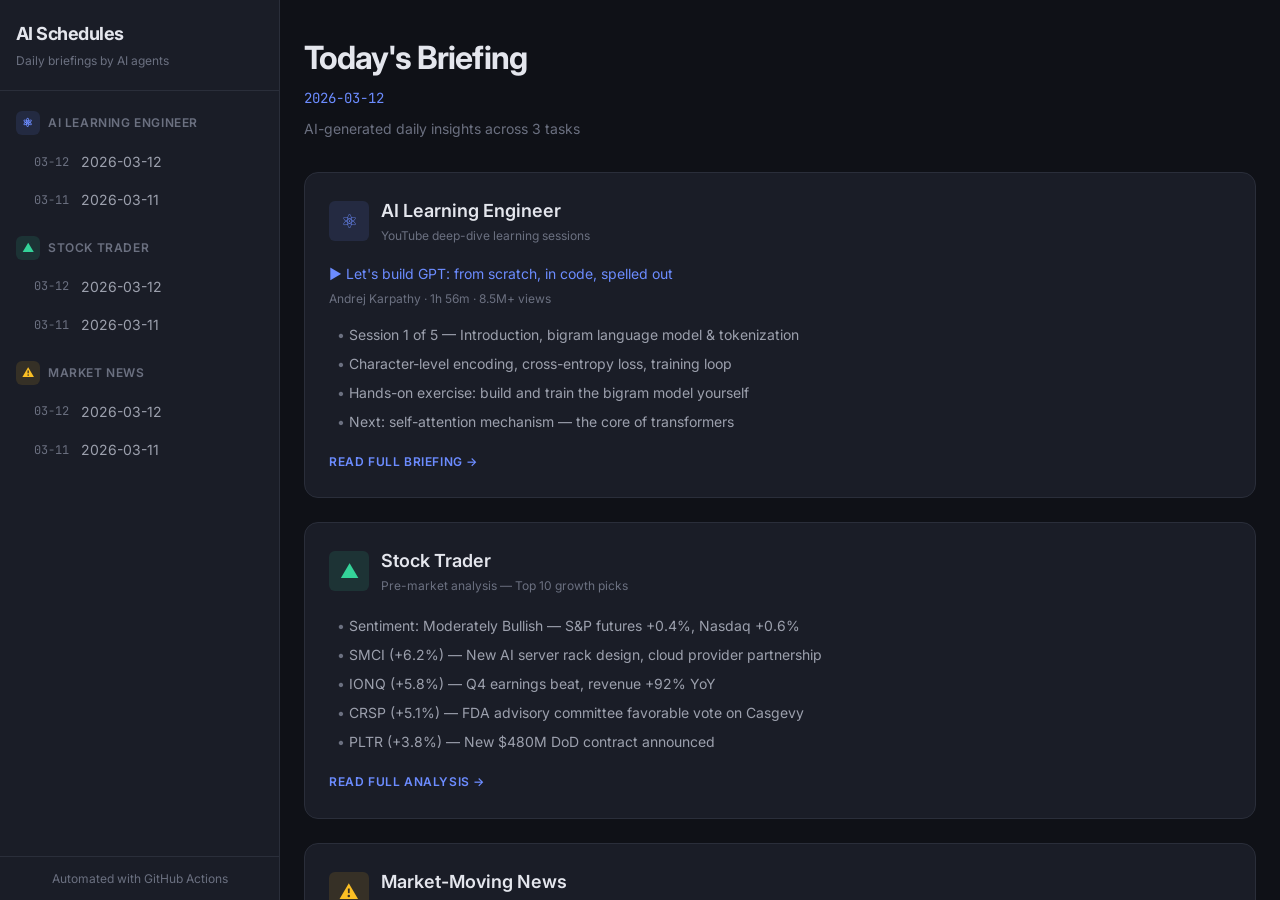
<file: index.html>
<!DOCTYPE html>
<html lang="en">
<head>
  <meta charset="UTF-8">
  <meta name="viewport" content="width=device-width, initial-scale=1.0">
  <title>AI Schedules — Daily Briefing</title>
  <link rel="icon" href="data:image/svg+xml,<svg xmlns='http://www.w3.org/2000/svg' viewBox='0 0 100 100'><rect width='100' height='100' rx='18' fill='%236c8cff'/><rect x='18' y='22' width='64' height='8' rx='4' fill='white' opacity='.9'/><rect x='18' y='38' width='50' height='6' rx='3' fill='white' opacity='.5'/><rect x='18' y='50' width='58' height='6' rx='3' fill='white' opacity='.5'/><rect x='18' y='62' width='44' height='6' rx='3' fill='white' opacity='.5'/><rect x='18' y='74' width='52' height='6' rx='3' fill='white' opacity='.5'/></svg>">
  <link rel="preconnect" href="https://fonts.googleapis.com">
  <link rel="preconnect" href="https://fonts.gstatic.com" crossorigin>
  <link href="https://fonts.googleapis.com/css2?family=Inter:wght@400;500;600;700&family=JetBrains+Mono:wght@400;500;600&display=swap" rel="stylesheet">
  <link rel="stylesheet" href="shared/css/style.css">
  <style>
    body { overflow: hidden; }

    .app {
      display: flex;
      height: 100vh;
    }

    /* ---- Sidebar ---- */
    .sidebar {
      width: 280px;
      min-width: 280px;
      background: var(--color-surface);
      border-right: 1px solid var(--color-border);
      display: flex;
      flex-direction: column;
      overflow: hidden;
    }

    .sidebar__header {
      padding: var(--space-5) var(--space-4);
      border-bottom: 1px solid var(--color-border);
      cursor: pointer;
    }

    .sidebar__logo {
      font-size: var(--text-lg);
      font-weight: 700;
      letter-spacing: -0.03em;
      color: var(--color-text);
    }

    .sidebar__tagline {
      font-size: var(--text-xs);
      color: var(--color-text-muted);
      margin-top: 2px;
    }

    .sidebar__tasks {
      flex: 1;
      overflow-y: auto;
      padding: var(--space-3) 0;
    }

    .sidebar__task-group {
      margin-bottom: var(--space-2);
    }

    .sidebar__task-label {
      display: flex;
      align-items: center;
      gap: var(--space-2);
      padding: var(--space-2) var(--space-4);
      font-size: var(--text-xs);
      font-weight: 600;
      text-transform: uppercase;
      letter-spacing: 0.05em;
      color: var(--color-text-muted);
      user-select: none;
    }

    .sidebar__task-icon {
      width: 24px;
      height: 24px;
      border-radius: var(--radius-sm);
      display: flex;
      align-items: center;
      justify-content: center;
      font-size: 0.75rem;
      flex-shrink: 0;
    }

    .sidebar__task-icon--ai {
      background: var(--color-accent-dim);
      color: var(--color-accent);
    }

    .sidebar__task-icon--stock {
      background: var(--color-success-dim);
      color: var(--color-success);
    }

    .sidebar__task-icon--news {
      background: var(--color-warning-dim);
      color: var(--color-warning);
    }

    .sidebar__entries {
      list-style: none;
    }

    .sidebar__entry {
      display: flex;
      align-items: center;
      gap: var(--space-3);
      padding: var(--space-2) var(--space-4) var(--space-2) var(--space-8);
      font-size: var(--text-sm);
      color: var(--color-text-secondary);
      cursor: pointer;
      transition: background 0.15s, color 0.15s;
      border-left: 2px solid transparent;
    }

    .sidebar__entry:hover {
      background: var(--color-surface-hover);
      color: var(--color-text);
    }

    .sidebar__entry--active {
      background: var(--color-accent-dim);
      color: var(--color-accent);
      border-left-color: var(--color-accent);
    }

    .sidebar__entry-date {
      font-family: var(--font-mono);
      font-size: var(--text-xs);
      color: var(--color-text-muted);
      flex-shrink: 0;
    }

    .sidebar__entry--active .sidebar__entry-date {
      color: var(--color-accent);
    }

    .sidebar__entry-name {
      white-space: nowrap;
      overflow: hidden;
      text-overflow: ellipsis;
    }

    /* ---- Main Content ---- */
    .main {
      flex: 1;
      overflow: hidden;
      background: var(--color-bg);
      position: relative;
    }

    .content-frame {
      border: none;
      width: 100%;
      height: 100%;
    }

    /* ---- Dashboard ---- */
    .dashboard {
      height: 100%;
      overflow-y: auto;
      padding: var(--space-8) var(--space-6);
    }

    .dashboard__inner {
      max-width: 1000px;
      margin: 0 auto;
    }

    .dashboard__header {
      margin-bottom: var(--space-8);
    }

    .dashboard__title {
      font-size: var(--text-3xl);
      font-weight: 700;
      letter-spacing: -0.03em;
      color: var(--color-text);
    }

    .dashboard__subtitle {
      font-size: var(--text-sm);
      color: var(--color-text-muted);
      margin-top: var(--space-2);
    }

    .dashboard__date {
      font-family: var(--font-mono);
      font-size: var(--text-sm);
      color: var(--color-accent);
      margin-top: var(--space-1);
    }

    .dashboard__cards {
      display: grid;
      grid-template-columns: 1fr;
      gap: var(--space-6);
    }

    .dash-card {
      background: var(--color-surface);
      border: 1px solid var(--color-border);
      border-radius: var(--radius-lg);
      padding: var(--space-6);
      cursor: pointer;
      transition: border-color 0.2s, box-shadow 0.2s;
    }

    .dash-card:hover {
      border-color: var(--color-accent);
      box-shadow: 0 0 0 1px var(--color-accent-dim);
    }

    .dash-card__header {
      display: flex;
      align-items: center;
      gap: var(--space-3);
      margin-bottom: var(--space-4);
    }

    .dash-card__icon {
      width: 40px;
      height: 40px;
      border-radius: var(--radius-sm);
      display: flex;
      align-items: center;
      justify-content: center;
      font-size: 1.2rem;
      flex-shrink: 0;
    }

    .dash-card__icon--ai {
      background: var(--color-accent-dim);
      color: var(--color-accent);
    }

    .dash-card__icon--stock {
      background: var(--color-success-dim);
      color: var(--color-success);
    }

    .dash-card__icon--news {
      background: var(--color-warning-dim);
      color: var(--color-warning);
    }

    .dash-card__title {
      font-size: var(--text-lg);
      font-weight: 600;
      color: var(--color-text);
    }

    .dash-card__desc {
      font-size: var(--text-xs);
      color: var(--color-text-muted);
    }

    .dash-card__bullets {
      list-style: none;
      padding: 0;
      margin: 0;
    }

    .dash-card__bullets li {
      position: relative;
      padding-left: var(--space-5);
      padding-top: var(--space-1);
      padding-bottom: var(--space-1);
      font-size: var(--text-sm);
      color: var(--color-text-secondary);
      line-height: 1.5;
    }

    .dash-card__bullets li::before {
      content: '•';
      position: absolute;
      left: var(--space-2);
      color: var(--color-text-muted);
    }

    .dash-card__cta {
      display: inline-block;
      margin-top: var(--space-4);
      font-size: var(--text-xs);
      font-weight: 600;
      color: var(--color-accent);
      text-transform: uppercase;
      letter-spacing: 0.05em;
    }

    /* ---- Sidebar toggle button ---- */
    .sidebar-toggle {
      display: none;
      position: fixed;
      top: var(--space-3);
      left: var(--space-3);
      z-index: 200;
      width: 44px;
      height: 44px;
      background: var(--color-surface);
      border: 1px solid var(--color-border);
      border-radius: var(--radius-md);
      color: var(--color-text);
      font-size: 1.3rem;
      cursor: pointer;
      align-items: center;
      justify-content: center;
      box-shadow: var(--shadow-md);
      -webkit-tap-highlight-color: transparent;
    }

    .sidebar-toggle:hover {
      background: var(--color-surface-hover);
      border-color: var(--color-accent);
    }

    /* Overlay behind sidebar on mobile */
    .sidebar-overlay {
      display: none;
      position: fixed;
      inset: 0;
      z-index: 98;
      background: rgba(0, 0, 0, 0.5);
      backdrop-filter: blur(2px);
    }

    .sidebar-overlay--visible {
      display: block;
    }

    /* ---- Tablet: narrower sidebar ---- */
    @media (max-width: 1024px) and (min-width: 769px) {
      .sidebar {
        width: 220px;
        min-width: 220px;
      }
      .sidebar__task-label {
        font-size: 0.65rem;
      }
      .dashboard {
        padding: var(--space-6) var(--space-4);
      }
    }

    /* ---- Mobile: collapsible sidebar ---- */
    @media (max-width: 768px) {
      .sidebar-toggle { display: flex; }

      .sidebar {
        position: fixed;
        left: 0;
        top: 0;
        bottom: 0;
        z-index: 99;
        transform: translateX(-100%);
        transition: transform 0.25s ease;
        box-shadow: var(--shadow-lg);
      }

      .sidebar--open {
        transform: translateX(0);
      }

      .dashboard {
        padding: var(--space-6) var(--space-4);
        padding-top: calc(var(--space-6) + 52px); /* space for toggle button */
      }

      .dashboard__title {
        font-size: var(--text-2xl);
      }

      .dash-card {
        padding: var(--space-4);
      }

      .dash-card__icon {
        width: 34px;
        height: 34px;
        font-size: 1rem;
      }

      .dash-card__title {
        font-size: var(--text-base);
      }
    }

    /* ---- Small mobile ---- */
    @media (max-width: 480px) {
      .dashboard {
        padding: var(--space-4) var(--space-3);
        padding-top: calc(var(--space-4) + 52px);
      }

      .dashboard__cards {
        gap: var(--space-4);
      }

      .dash-card__bullets li {
        font-size: var(--text-xs);
      }
    }

    /* ---- Sidebar footer ---- */
    .sidebar__footer {
      padding: var(--space-3) var(--space-4);
      border-top: 1px solid var(--color-border);
      font-size: var(--text-xs);
      color: var(--color-text-muted);
      text-align: center;
    }
  </style>
</head>
<body>

  <button class="sidebar-toggle" id="sidebar-toggle" aria-label="Toggle sidebar">&#9776;</button>
  <div class="sidebar-overlay" id="sidebar-overlay"></div>

  <div class="app">

    <!-- Sidebar -->
    <aside class="sidebar">
      <div class="sidebar__header" onclick="showDashboard()">
        <div class="sidebar__logo">AI Schedules</div>
        <div class="sidebar__tagline">Daily briefings by AI agents</div>
      </div>

      <nav class="sidebar__tasks" id="sidebar-nav">

        <!-- AI Learning Engineer -->
        <div class="sidebar__task-group">
          <div class="sidebar__task-label">
            <div class="sidebar__task-icon sidebar__task-icon--ai">&#9883;</div>
            AI Learning Engineer
          </div>
          <ul class="sidebar__entries" id="entries-ai-learning-engineer">
            <li class="sidebar__entry"
                data-task="ai-learning-engineer" data-date="2026-03-11"
                onclick="loadEntry(this)">
              <span class="sidebar__entry-date">03-11</span>
              <span class="sidebar__entry-name">2026-03-11</span>
            </li>
          </ul>
        </div>

        <!-- Stock Trader -->
        <div class="sidebar__task-group">
          <div class="sidebar__task-label">
            <div class="sidebar__task-icon sidebar__task-icon--stock">&#9650;</div>
            Stock Trader
          </div>
          <ul class="sidebar__entries" id="entries-stock-trader">
            <li class="sidebar__entry"
                data-task="stock-trader" data-date="2026-03-11"
                onclick="loadEntry(this)">
              <span class="sidebar__entry-date">03-11</span>
              <span class="sidebar__entry-name">2026-03-11</span>
            </li>
          </ul>
        </div>

        <!-- Market-Moving News -->
        <div class="sidebar__task-group">
          <div class="sidebar__task-label">
            <div class="sidebar__task-icon sidebar__task-icon--news">&#9888;</div>
            Market News
          </div>
          <ul class="sidebar__entries" id="entries-market-news">
            <li class="sidebar__entry"
                data-task="market-news" data-date="2026-03-11"
                onclick="loadEntry(this)">
              <span class="sidebar__entry-date">03-11</span>
              <span class="sidebar__entry-name">2026-03-11</span>
            </li>
          </ul>
        </div>

      </nav>

      <div class="sidebar__footer">
        Automated with GitHub Actions
      </div>
    </aside>

    <!-- Main reading area -->
    <main class="main">
      <!-- Dashboard (default view) -->
      <div id="dashboard" class="dashboard">
        <div class="dashboard__inner">
          <div class="dashboard__header">
            <h1 class="dashboard__title">Today's Briefing</h1>
            <div class="dashboard__date" id="dashboard-date">2026-03-11</div>
            <p class="dashboard__subtitle">AI-generated daily insights across 3 tasks</p>
          </div>

          <div class="dashboard__cards">

            <!-- AI Learning Card -->
            <div class="dash-card" onclick="openTask('ai-learning-engineer')">
              <div class="dash-card__header">
                <div class="dash-card__icon dash-card__icon--ai">&#9883;</div>
                <div>
                  <div class="dash-card__title">AI Learning Engineer</div>
                  <div class="dash-card__desc">YouTube deep-dive learning sessions</div>
                </div>
              </div>
              <div style="margin-bottom:var(--space-3)">
                <a href="https://www.youtube.com/watch?v=kCc8FmEb1nY" target="_blank" rel="noopener" onclick="event.stopPropagation()" style="color:var(--color-accent);font-size:var(--text-sm);text-decoration:none;display:inline-flex;align-items:center;gap:var(--space-2)">
                  &#9654; Let's build GPT: from scratch, in code, spelled out
                </a>
                <div style="font-size:var(--text-xs);color:var(--color-text-muted);margin-top:2px">Andrej Karpathy &middot; 1h 56m &middot; 8.5M+ views</div>
              </div>
              <ul class="dash-card__bullets" id="summary-ai-learning-engineer">
                <li>Session 1 of 5 — Introduction, bigram language model &amp; tokenization</li>
                <li>Character-level encoding, cross-entropy loss, training loop</li>
                <li>Hands-on exercise: build and train the bigram model yourself</li>
                <li>Next: self-attention mechanism — the core of transformers</li>
              </ul>
              <span class="dash-card__cta">Read full briefing &rarr;</span>
            </div>

            <!-- Stock Trader Card -->
            <div class="dash-card" onclick="openTask('stock-trader')">
              <div class="dash-card__header">
                <div class="dash-card__icon dash-card__icon--stock">&#9650;</div>
                <div>
                  <div class="dash-card__title">Stock Trader</div>
                  <div class="dash-card__desc">Pre-market analysis — Top 10 growth picks</div>
                </div>
              </div>
              <ul class="dash-card__bullets" id="summary-stock-trader">
                <li>Sentiment: Moderately Bullish — S&amp;P futures +0.4%, Nasdaq +0.6%</li>
                <li>SMCI (+6.2%) — New AI server rack design, cloud provider partnership</li>
                <li>IONQ (+5.8%) — Q4 earnings beat, revenue +92% YoY</li>
                <li>CRSP (+5.1%) — FDA advisory committee favorable vote on Casgevy</li>
                <li>PLTR (+3.8%) — New $480M DoD contract announced</li>
              </ul>
              <span class="dash-card__cta">Read full analysis &rarr;</span>
            </div>

            <!-- Market News Card -->
            <div class="dash-card" onclick="openTask('market-news')">
              <div class="dash-card__header">
                <div class="dash-card__icon dash-card__icon--news">&#9888;</div>
                <div>
                  <div class="dash-card__title">Market-Moving News</div>
                  <div class="dash-card__desc">10 stories impacting stocks &amp; crypto today</div>
                </div>
              </div>
              <ul class="dash-card__bullets" id="summary-market-news">
                <li>CPI report tomorrow expected to show cooling inflation — bullish for risk assets</li>
                <li>EU proposes MiCA-2 regulation for DeFi — mixed for crypto</li>
                <li>NVIDIA unveils Blackwell Ultra at GTC — massive AI supply chain catalyst</li>
                <li>SEC signals clearer crypto custody rules — bullish for institutional adoption</li>
                <li>Bitcoin ETF inflows hit $1.2B single day — supply squeeze intensifying</li>
              </ul>
              <span class="dash-card__cta">Read full report &rarr;</span>
            </div>

          </div>
        </div>
      </div>

      <!-- iframe (hidden by default, shown when entry selected) -->
      <iframe id="content-frame" class="content-frame" style="display:none;"
              title="Task content"></iframe>
    </main>

  </div>

  <script>
    var sidebar = document.querySelector('.sidebar');
    var overlay = document.getElementById('sidebar-overlay');
    var toggle = document.getElementById('sidebar-toggle');

    function closeSidebar() {
      sidebar.classList.remove('sidebar--open');
      overlay.classList.remove('sidebar-overlay--visible');
    }

    function toggleSidebar() {
      var isOpen = sidebar.classList.toggle('sidebar--open');
      overlay.classList.toggle('sidebar-overlay--visible', isOpen);
    }

    toggle.addEventListener('click', toggleSidebar);
    overlay.addEventListener('click', closeSidebar);

    function showDashboard() {
      document.getElementById('dashboard').style.display = '';
      document.getElementById('content-frame').style.display = 'none';
      document.querySelectorAll('.sidebar__entry').forEach(function(e) {
        e.classList.remove('sidebar__entry--active');
      });
      closeSidebar();
    }

    function loadEntry(el) {
      document.querySelectorAll('.sidebar__entry').forEach(function(e) {
        e.classList.remove('sidebar__entry--active');
      });
      el.classList.add('sidebar__entry--active');

      var task = el.dataset.task;
      var date = el.dataset.date;
      document.getElementById('dashboard').style.display = 'none';
      var frame = document.getElementById('content-frame');
      frame.style.display = '';
      frame.src = 'output/' + task + '/' + date + '.html';

      closeSidebar();
    }

    function openTask(taskType) {
      // Find the latest entry for this task and click it
      var entries = document.querySelectorAll('.sidebar__entry[data-task="' + taskType + '"]');
      if (entries.length > 0) {
        loadEntry(entries[0]);
      }
    }

    // Intercept nav-back clicks inside the iframe to prevent nested sidebars
    document.getElementById('content-frame').addEventListener('load', function() {
      try {
        var doc = this.contentDocument;
        if (!doc) return;
        var navBack = doc.querySelector('.nav-back');
        if (navBack) {
          navBack.addEventListener('click', function(e) {
            e.preventDefault();
            showDashboard();
          });
        }
      } catch(e) {
        // Cross-origin frame — ignore
      }
    });

    // Load manifest to populate sidebar entries dynamically
    fetch('output/manifest.json')
      .then(function(r) { return r.json(); })
      .then(function(manifest) {
        if (!manifest.archive || manifest.archive.length === 0) return;

        var aiEntries = document.getElementById('entries-ai-learning-engineer');
        var stockEntries = document.getElementById('entries-stock-trader');
        var newsEntries = document.getElementById('entries-market-news');
        aiEntries.innerHTML = '';
        stockEntries.innerHTML = '';
        newsEntries.innerHTML = '';

        var taskEntries = { 'ai-learning-engineer': [], 'stock-trader': [], 'market-news': [] };

        manifest.archive.forEach(function(entry) {
          entry.tasks.forEach(function(t) {
            if (taskEntries[t.type]) {
              taskEntries[t.type].push({ date: entry.date, path: t.path });
            }
          });
        });

        // Update dashboard date from latest entry
        if (manifest.archive.length > 0) {
          document.getElementById('dashboard-date').textContent = manifest.archive[0].date;
        }

        var containerMap = {
          'ai-learning-engineer': aiEntries,
          'stock-trader': stockEntries,
          'market-news': newsEntries
        };

        Object.keys(taskEntries).forEach(function(taskType) {
          var container = containerMap[taskType];
          var entries = taskEntries[taskType];

          entries.forEach(function(e) {
            var li = document.createElement('li');
            li.className = 'sidebar__entry';
            li.dataset.task = taskType;
            li.dataset.date = e.date;
            li.onclick = function() { loadEntry(li); };

            var shortDate = e.date.substring(5);
            li.innerHTML = '<span class="sidebar__entry-date">' + shortDate + '</span>' +
              '<span class="sidebar__entry-name">' + e.date + '</span>';
            container.appendChild(li);
          });
        });
      })
      .catch(function() {
        // No manifest yet — keep static entries
      });
  </script>
</body>
</html>
</file>
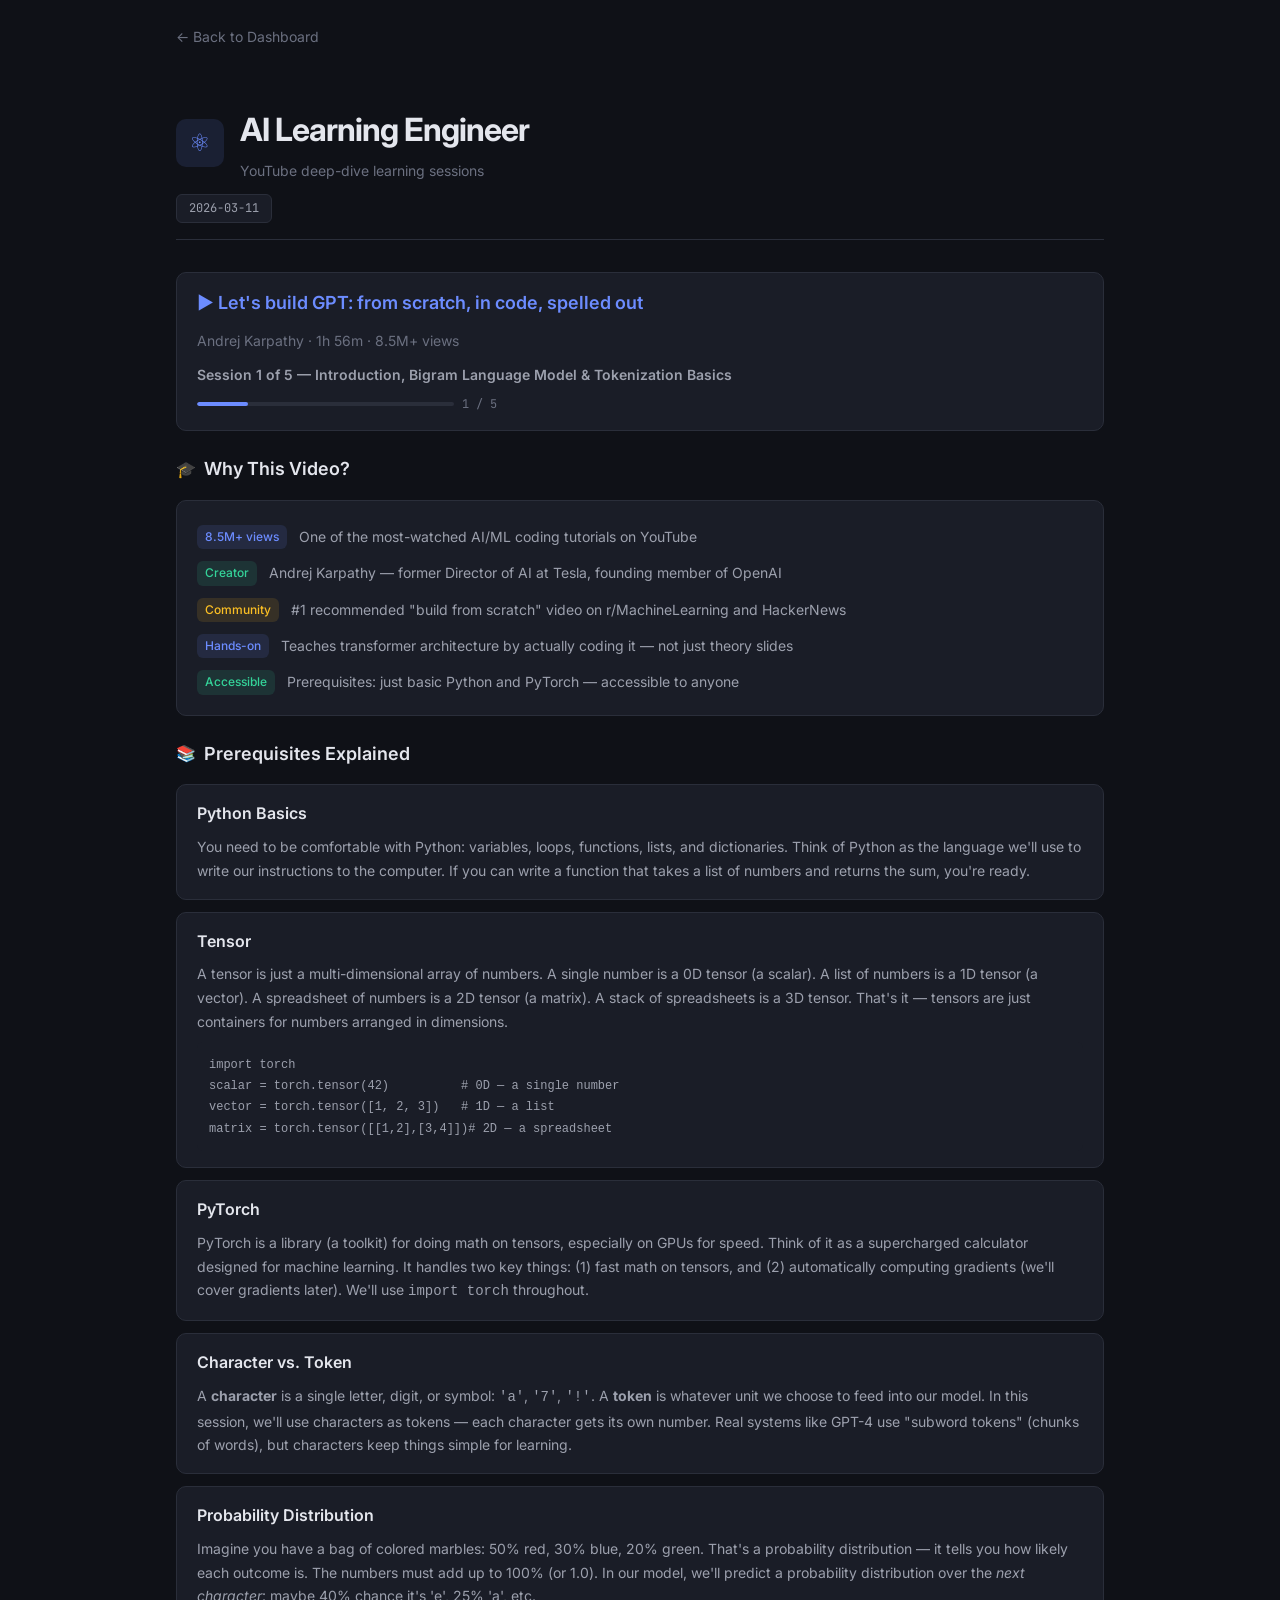
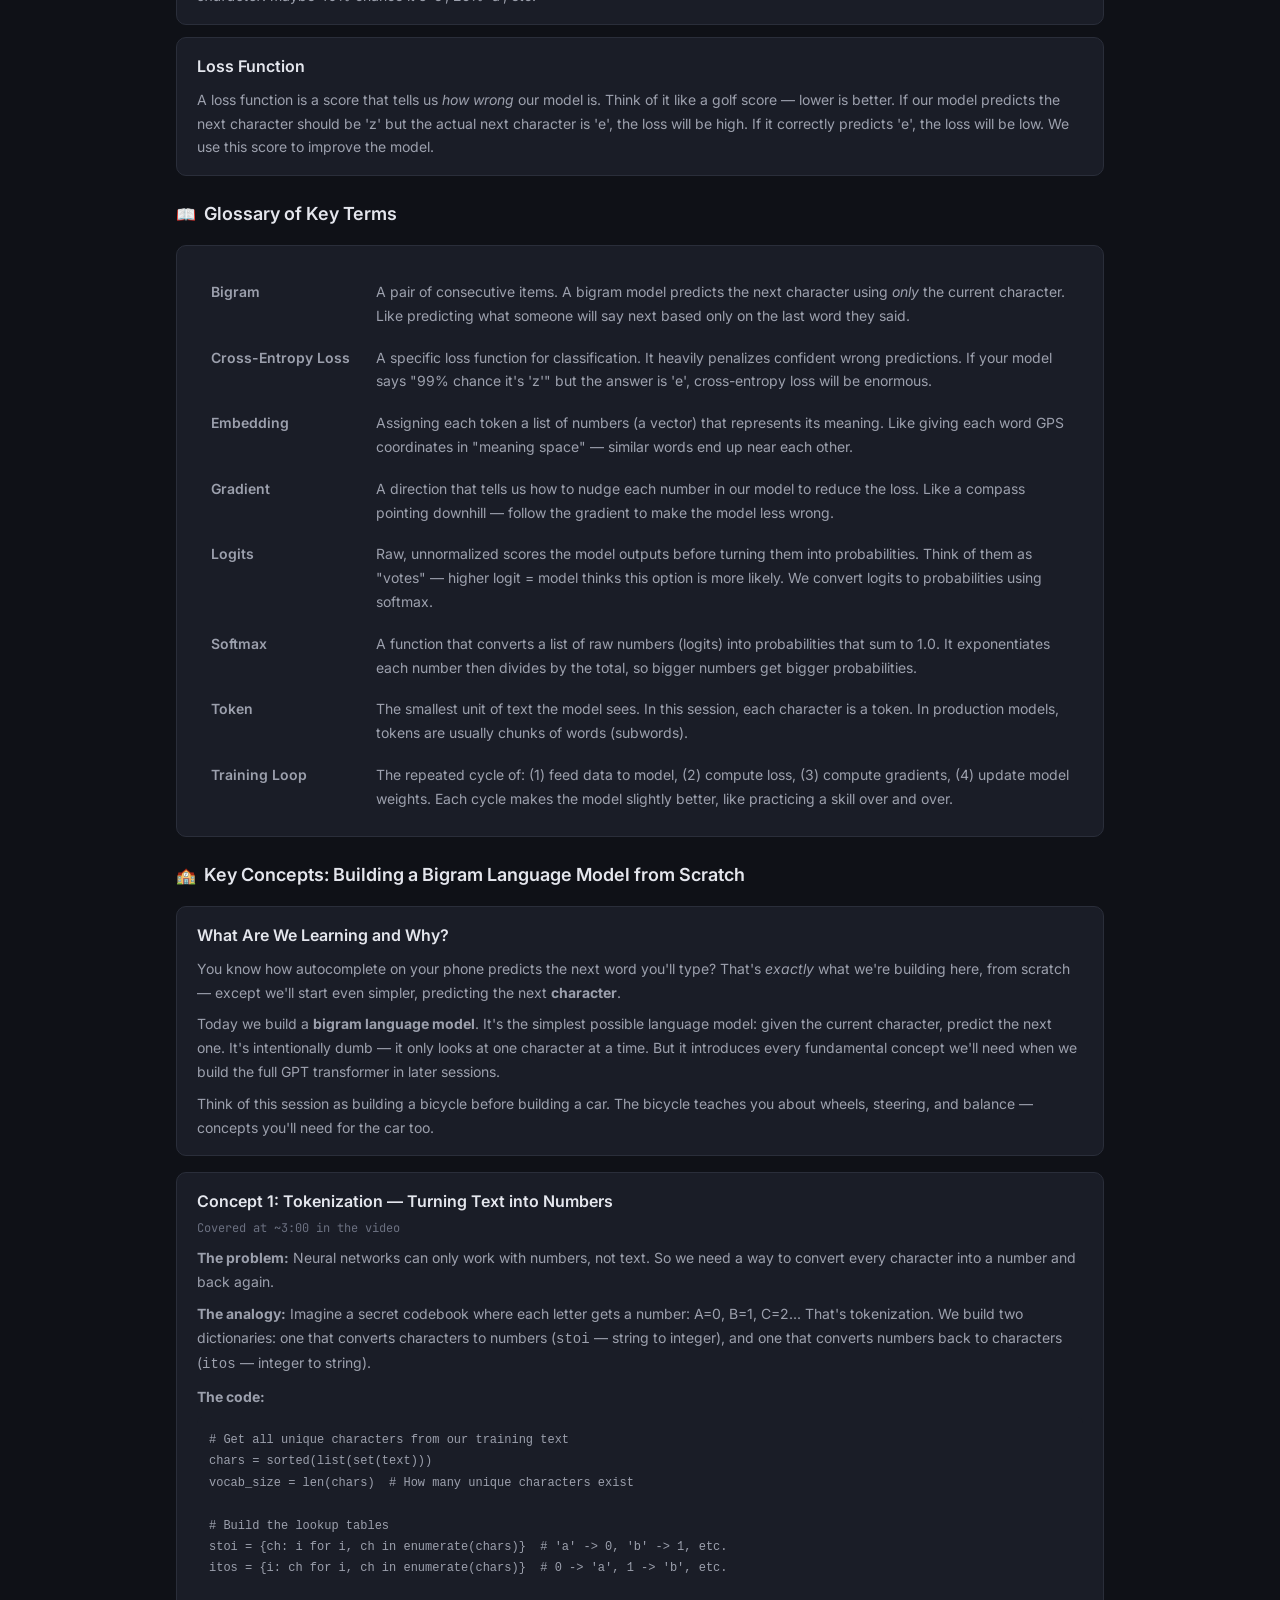
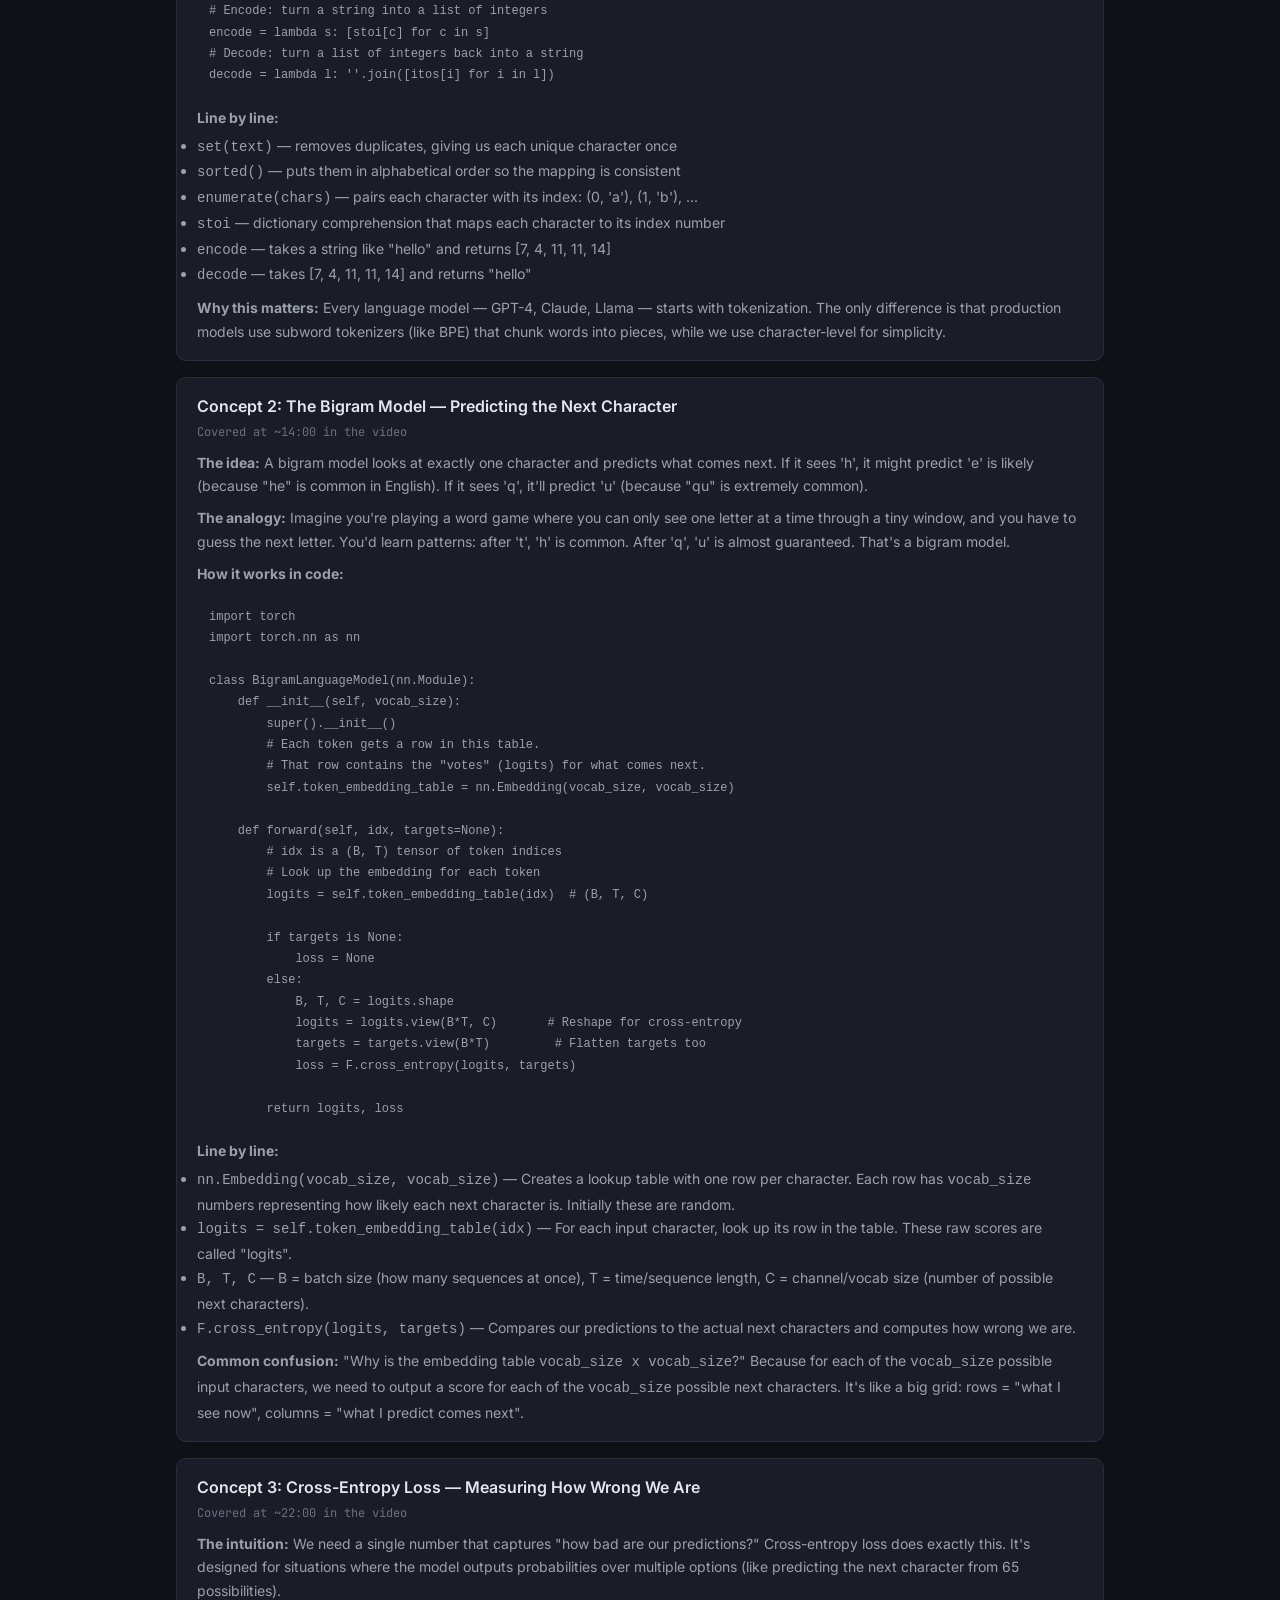
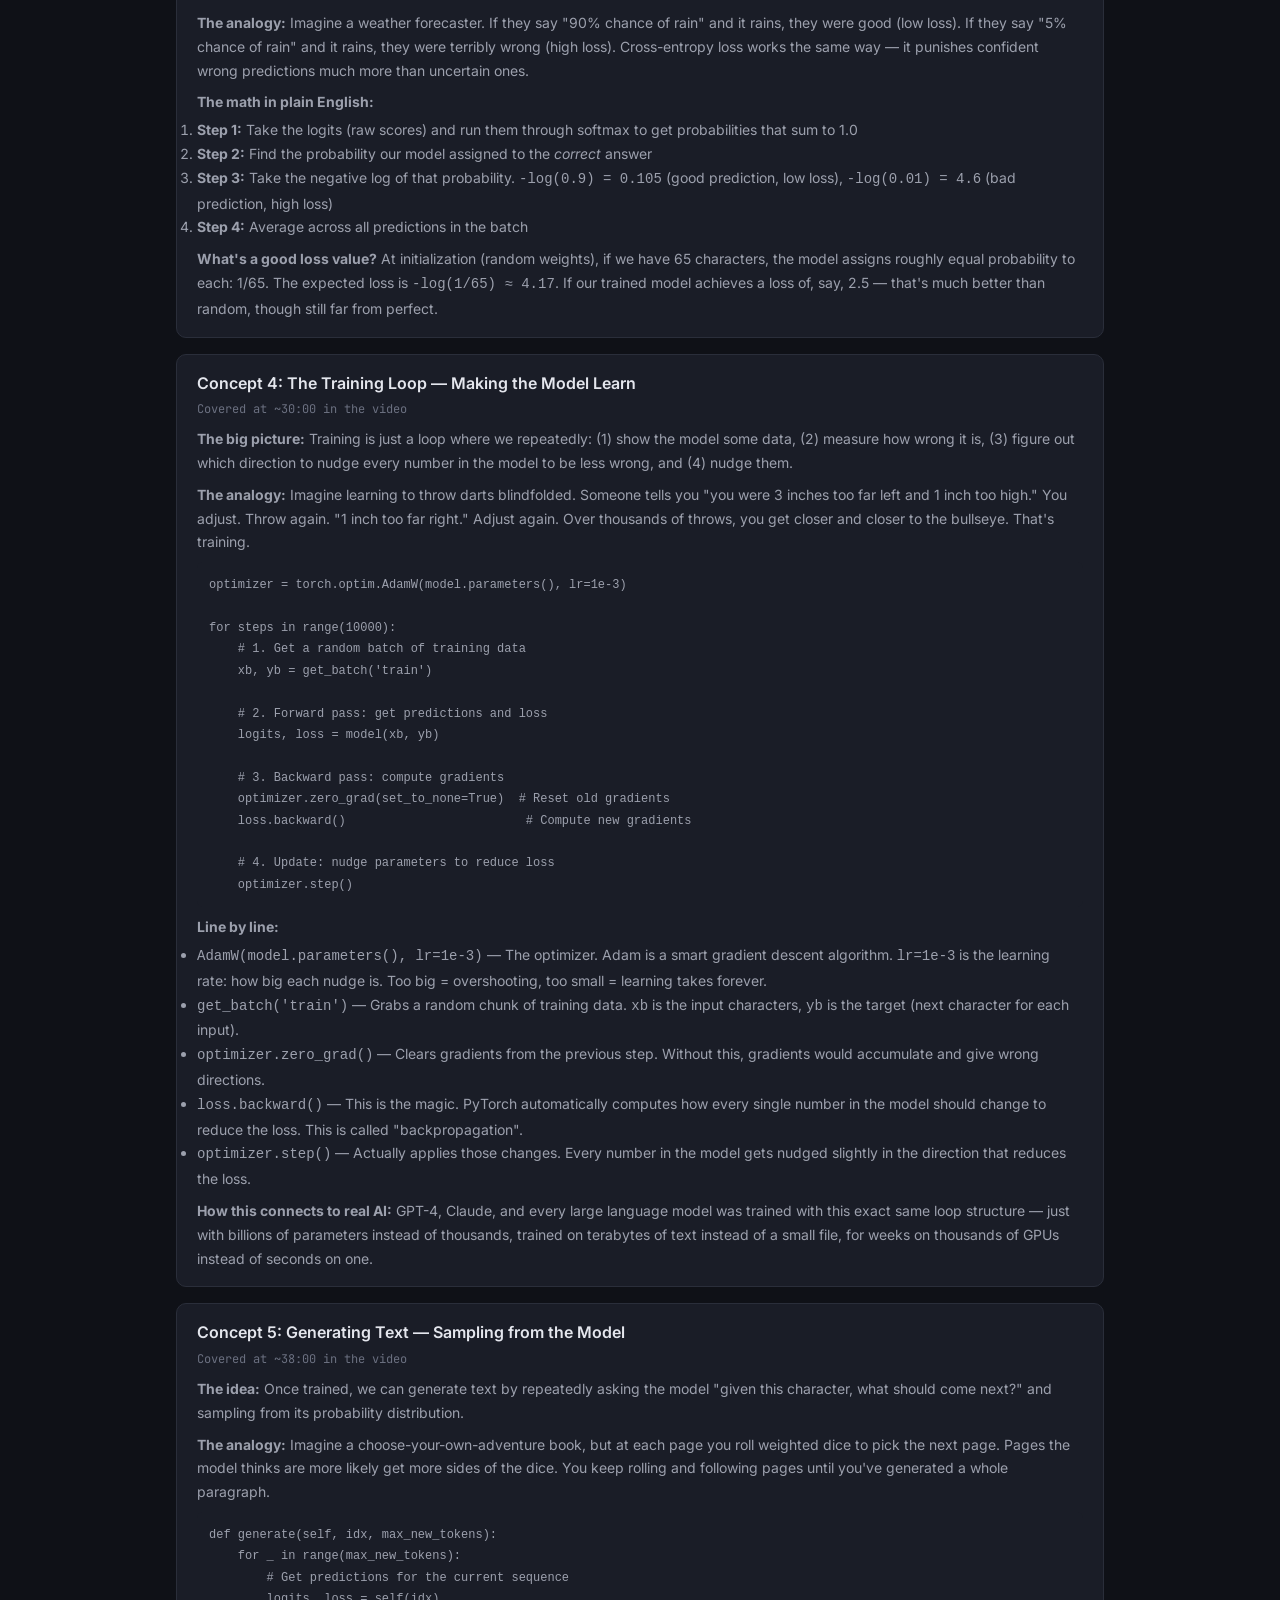
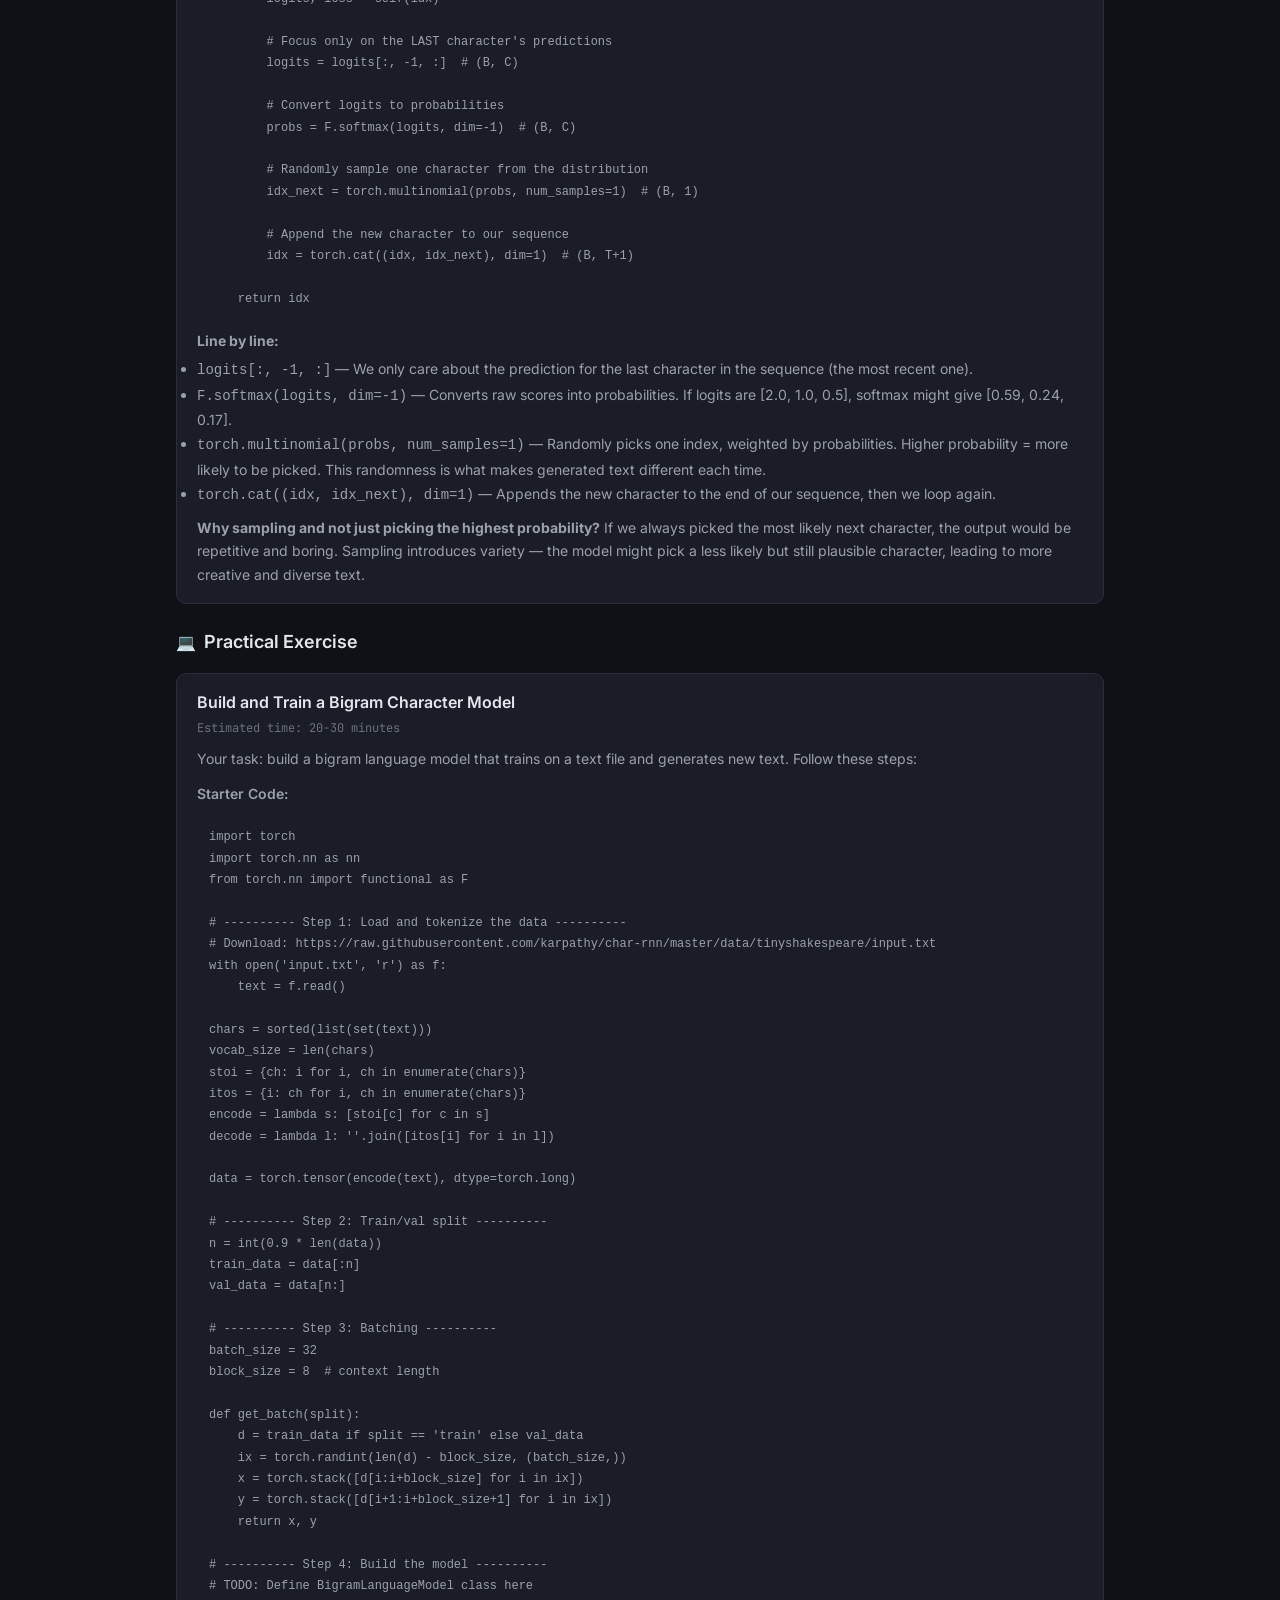
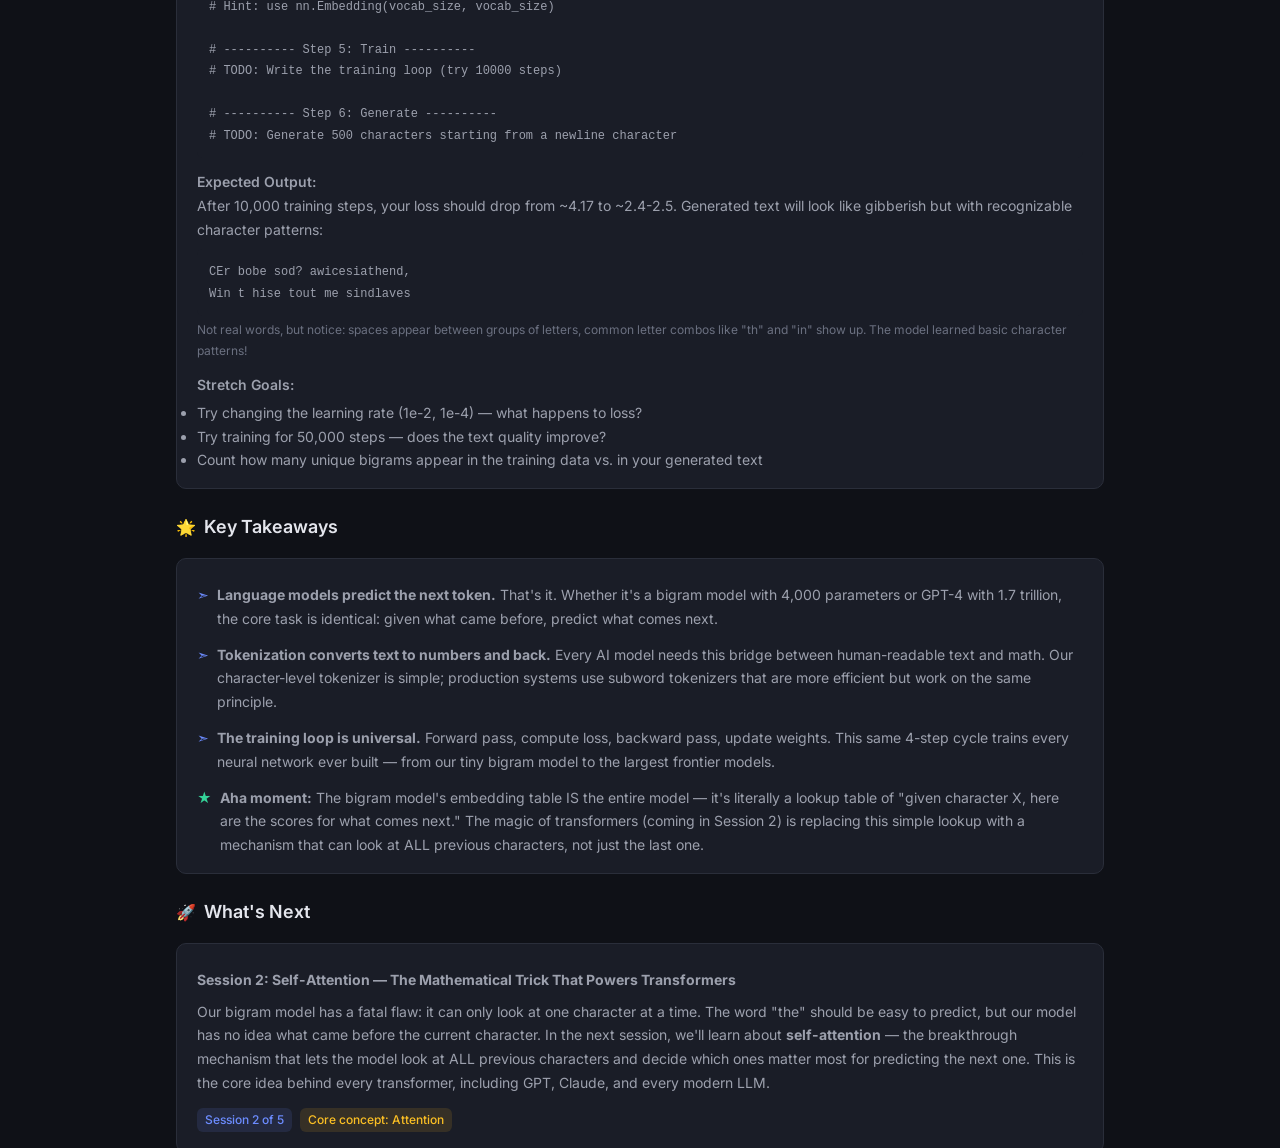
<file: output/ai-learning-engineer/2026-03-11.html>
<!DOCTYPE html>
<html lang="en">
<head>
  <meta charset="UTF-8">
  <meta name="viewport" content="width=device-width, initial-scale=1.0">
  <title>AI Learning Engineer — 2026-03-11</title>
  <link rel="preconnect" href="https://fonts.googleapis.com">
  <link rel="preconnect" href="https://fonts.gstatic.com" crossorigin>
  <link href="https://fonts.googleapis.com/css2?family=Inter:wght@400;500;600;700&family=JetBrains+Mono:wght@400;500;600&display=swap" rel="stylesheet">
  <link rel="stylesheet" href="../../shared/css/style.css">
</head>
<body>
  <div class="container">
    <a href="../../index.html" class="nav-back">&larr; Back to Dashboard</a>
    <header class="site-header">
      <div style="display:flex;align-items:center;gap:var(--space-4)">
        <div class="card__icon card__icon--ai" style="width:48px;height:48px;font-size:1.5rem;">&#9883;</div>
        <div>
          <h1 class="site-header__title">AI Learning Engineer</h1>
          <p class="site-header__subtitle">YouTube deep-dive learning sessions</p>
        </div>
      </div>
      <div class="site-header__date">2026-03-11</div>
    </header>

    <!-- Video & Progress -->
    <section class="content-item" style="margin-bottom:var(--space-6)">
      <div style="display:flex;align-items:center;gap:var(--space-3);margin-bottom:var(--space-3)">
        <a href="https://www.youtube.com/watch?v=kCc8FmEb1nY" target="_blank" rel="noopener" style="display:inline-flex;align-items:center;gap:var(--space-2);font-size:var(--text-lg);font-weight:600;color:var(--color-accent)">
          &#9654; Let's build GPT: from scratch, in code, spelled out
        </a>
      </div>
      <div style="font-size:var(--text-sm);color:var(--color-text-muted);margin-bottom:var(--space-3)">
        Andrej Karpathy &middot; 1h 56m &middot; 8.5M+ views
      </div>
      <div style="margin-bottom:var(--space-2);font-size:var(--text-sm);font-weight:600;color:var(--color-text-secondary)">Session 1 of 5 &mdash; Introduction, Bigram Language Model &amp; Tokenization Basics</div>
      <div class="confidence" style="max-width:300px">
        <div class="confidence__bar" style="max-width:100%;flex:1">
          <div class="confidence__fill" style="width:20%;background:var(--color-accent)"></div>
        </div>
        <span class="confidence__label">1 / 5</span>
      </div>
    </section>

    <!-- Why This Video? -->
    <section style="margin-bottom:var(--space-6)">
      <h2 class="section-title"><span class="section-title__icon">&#127891;</span> Why This Video?</h2>
      <div class="content-item">
        <div class="content-item__body">
          <ul style="list-style:none;padding:0;display:flex;flex-direction:column;gap:var(--space-2)">
            <li style="display:flex;align-items:flex-start;gap:var(--space-2)"><span class="tag">8.5M+ views</span> One of the most-watched AI/ML coding tutorials on YouTube</li>
            <li style="display:flex;align-items:flex-start;gap:var(--space-2)"><span class="tag tag--green">Creator</span> Andrej Karpathy — former Director of AI at Tesla, founding member of OpenAI</li>
            <li style="display:flex;align-items:flex-start;gap:var(--space-2)"><span class="tag tag--yellow">Community</span> #1 recommended "build from scratch" video on r/MachineLearning and HackerNews</li>
            <li style="display:flex;align-items:flex-start;gap:var(--space-2)"><span class="tag">Hands-on</span> Teaches transformer architecture by actually coding it — not just theory slides</li>
            <li style="display:flex;align-items:flex-start;gap:var(--space-2)"><span class="tag tag--green">Accessible</span> Prerequisites: just basic Python and PyTorch — accessible to anyone</li>
          </ul>
        </div>
      </div>
    </section>

    <!-- Prerequisites Explained -->
    <section style="margin-bottom:var(--space-6)">
      <h2 class="section-title"><span class="section-title__icon">&#128218;</span> Prerequisites Explained</h2>

      <div class="content-item" style="margin-bottom:var(--space-3)">
        <div class="content-item__title">Python Basics</div>
        <div class="content-item__body">
          <p>You need to be comfortable with Python: variables, loops, functions, lists, and dictionaries. Think of Python as the language we'll use to write our instructions to the computer. If you can write a function that takes a list of numbers and returns the sum, you're ready.</p>
        </div>
      </div>

      <div class="content-item" style="margin-bottom:var(--space-3)">
        <div class="content-item__title">Tensor</div>
        <div class="content-item__body">
          <p>A tensor is just a multi-dimensional array of numbers. A single number is a 0D tensor (a scalar). A list of numbers is a 1D tensor (a vector). A spreadsheet of numbers is a 2D tensor (a matrix). A stack of spreadsheets is a 3D tensor. That's it — tensors are just containers for numbers arranged in dimensions.</p>
          <pre style="background:var(--color-surface);padding:var(--space-3);border-radius:var(--radius-sm);margin-top:var(--space-2);font-family:var(--font-mono);font-size:var(--text-xs);overflow-x:auto"><code>import torch
scalar = torch.tensor(42)          # 0D — a single number
vector = torch.tensor([1, 2, 3])   # 1D — a list
matrix = torch.tensor([[1,2],[3,4]])# 2D — a spreadsheet</code></pre>
        </div>
      </div>

      <div class="content-item" style="margin-bottom:var(--space-3)">
        <div class="content-item__title">PyTorch</div>
        <div class="content-item__body">
          <p>PyTorch is a library (a toolkit) for doing math on tensors, especially on GPUs for speed. Think of it as a supercharged calculator designed for machine learning. It handles two key things: (1) fast math on tensors, and (2) automatically computing gradients (we'll cover gradients later). We'll use <code>import torch</code> throughout.</p>
        </div>
      </div>

      <div class="content-item" style="margin-bottom:var(--space-3)">
        <div class="content-item__title">Character vs. Token</div>
        <div class="content-item__body">
          <p>A <strong>character</strong> is a single letter, digit, or symbol: <code>'a'</code>, <code>'7'</code>, <code>'!'</code>. A <strong>token</strong> is whatever unit we choose to feed into our model. In this session, we'll use characters as tokens — each character gets its own number. Real systems like GPT-4 use "subword tokens" (chunks of words), but characters keep things simple for learning.</p>
        </div>
      </div>

      <div class="content-item" style="margin-bottom:var(--space-3)">
        <div class="content-item__title">Probability Distribution</div>
        <div class="content-item__body">
          <p>Imagine you have a bag of colored marbles: 50% red, 30% blue, 20% green. That's a probability distribution — it tells you how likely each outcome is. The numbers must add up to 100% (or 1.0). In our model, we'll predict a probability distribution over the <em>next character</em>: maybe 40% chance it's 'e', 25% 'a', etc.</p>
        </div>
      </div>

      <div class="content-item" style="margin-bottom:var(--space-3)">
        <div class="content-item__title">Loss Function</div>
        <div class="content-item__body">
          <p>A loss function is a score that tells us <em>how wrong</em> our model is. Think of it like a golf score — lower is better. If our model predicts the next character should be 'z' but the actual next character is 'e', the loss will be high. If it correctly predicts 'e', the loss will be low. We use this score to improve the model.</p>
        </div>
      </div>
    </section>

    <!-- Glossary -->
    <section style="margin-bottom:var(--space-6)">
      <h2 class="section-title"><span class="section-title__icon">&#128214;</span> Glossary of Key Terms</h2>
      <div class="content-item">
        <div class="content-item__body">
          <table style="width:100%;font-size:var(--text-sm)">
            <tr style="border-bottom:1px solid var(--color-border)">
              <td style="padding:var(--space-2) var(--space-3);font-weight:600;white-space:nowrap;vertical-align:top">Bigram</td>
              <td style="padding:var(--space-2) var(--space-3);color:var(--color-text-secondary)">A pair of consecutive items. A bigram model predicts the next character using <em>only</em> the current character. Like predicting what someone will say next based only on the last word they said.</td>
            </tr>
            <tr style="border-bottom:1px solid var(--color-border)">
              <td style="padding:var(--space-2) var(--space-3);font-weight:600;white-space:nowrap;vertical-align:top">Cross-Entropy Loss</td>
              <td style="padding:var(--space-2) var(--space-3);color:var(--color-text-secondary)">A specific loss function for classification. It heavily penalizes confident wrong predictions. If your model says "99% chance it's 'z'" but the answer is 'e', cross-entropy loss will be enormous.</td>
            </tr>
            <tr style="border-bottom:1px solid var(--color-border)">
              <td style="padding:var(--space-2) var(--space-3);font-weight:600;white-space:nowrap;vertical-align:top">Embedding</td>
              <td style="padding:var(--space-2) var(--space-3);color:var(--color-text-secondary)">Assigning each token a list of numbers (a vector) that represents its meaning. Like giving each word GPS coordinates in "meaning space" — similar words end up near each other.</td>
            </tr>
            <tr style="border-bottom:1px solid var(--color-border)">
              <td style="padding:var(--space-2) var(--space-3);font-weight:600;white-space:nowrap;vertical-align:top">Gradient</td>
              <td style="padding:var(--space-2) var(--space-3);color:var(--color-text-secondary)">A direction that tells us how to nudge each number in our model to reduce the loss. Like a compass pointing downhill — follow the gradient to make the model less wrong.</td>
            </tr>
            <tr style="border-bottom:1px solid var(--color-border)">
              <td style="padding:var(--space-2) var(--space-3);font-weight:600;white-space:nowrap;vertical-align:top">Logits</td>
              <td style="padding:var(--space-2) var(--space-3);color:var(--color-text-secondary)">Raw, unnormalized scores the model outputs before turning them into probabilities. Think of them as "votes" — higher logit = model thinks this option is more likely. We convert logits to probabilities using softmax.</td>
            </tr>
            <tr style="border-bottom:1px solid var(--color-border)">
              <td style="padding:var(--space-2) var(--space-3);font-weight:600;white-space:nowrap;vertical-align:top">Softmax</td>
              <td style="padding:var(--space-2) var(--space-3);color:var(--color-text-secondary)">A function that converts a list of raw numbers (logits) into probabilities that sum to 1.0. It exponentiates each number then divides by the total, so bigger numbers get bigger probabilities.</td>
            </tr>
            <tr style="border-bottom:1px solid var(--color-border)">
              <td style="padding:var(--space-2) var(--space-3);font-weight:600;white-space:nowrap;vertical-align:top">Token</td>
              <td style="padding:var(--space-2) var(--space-3);color:var(--color-text-secondary)">The smallest unit of text the model sees. In this session, each character is a token. In production models, tokens are usually chunks of words (subwords).</td>
            </tr>
            <tr>
              <td style="padding:var(--space-2) var(--space-3);font-weight:600;white-space:nowrap;vertical-align:top">Training Loop</td>
              <td style="padding:var(--space-2) var(--space-3);color:var(--color-text-secondary)">The repeated cycle of: (1) feed data to model, (2) compute loss, (3) compute gradients, (4) update model weights. Each cycle makes the model slightly better, like practicing a skill over and over.</td>
            </tr>
          </table>
        </div>
      </div>
    </section>

    <!-- Lesson Content -->
    <section style="margin-bottom:var(--space-6)">
      <h2 class="section-title"><span class="section-title__icon">&#127979;</span> Key Concepts: Building a Bigram Language Model from Scratch</h2>

      <!-- What Are We Learning and Why? -->
      <div class="content-item" style="margin-bottom:var(--space-4)">
        <div class="content-item__title">What Are We Learning and Why?</div>
        <div class="content-item__body">
          <p>You know how autocomplete on your phone predicts the next word you'll type? That's <em>exactly</em> what we're building here, from scratch — except we'll start even simpler, predicting the next <strong>character</strong>.</p>
          <p style="margin-top:var(--space-2)">Today we build a <strong>bigram language model</strong>. It's the simplest possible language model: given the current character, predict the next one. It's intentionally dumb — it only looks at one character at a time. But it introduces every fundamental concept we'll need when we build the full GPT transformer in later sessions.</p>
          <p style="margin-top:var(--space-2)">Think of this session as building a bicycle before building a car. The bicycle teaches you about wheels, steering, and balance — concepts you'll need for the car too.</p>
        </div>
      </div>

      <!-- Concept 1: Tokenization -->
      <div class="content-item" style="margin-bottom:var(--space-4)">
        <div class="content-item__title">Concept 1: Tokenization — Turning Text into Numbers</div>
        <div class="content-item__meta">Covered at ~3:00 in the video</div>
        <div class="content-item__body">
          <p><strong>The problem:</strong> Neural networks can only work with numbers, not text. So we need a way to convert every character into a number and back again.</p>

          <p style="margin-top:var(--space-2)"><strong>The analogy:</strong> Imagine a secret codebook where each letter gets a number: A=0, B=1, C=2... That's tokenization. We build two dictionaries: one that converts characters to numbers (<code>stoi</code> — string to integer), and one that converts numbers back to characters (<code>itos</code> — integer to string).</p>

          <p style="margin-top:var(--space-2)"><strong>The code:</strong></p>
          <pre style="background:var(--color-surface);padding:var(--space-3);border-radius:var(--radius-sm);margin-top:var(--space-2);font-family:var(--font-mono);font-size:var(--text-xs);overflow-x:auto"><code># Get all unique characters from our training text
chars = sorted(list(set(text)))
vocab_size = len(chars)  # How many unique characters exist

# Build the lookup tables
stoi = {ch: i for i, ch in enumerate(chars)}  # 'a' -> 0, 'b' -> 1, etc.
itos = {i: ch for i, ch in enumerate(chars)}  # 0 -> 'a', 1 -> 'b', etc.

# Encode: turn a string into a list of integers
encode = lambda s: [stoi[c] for c in s]
# Decode: turn a list of integers back into a string
decode = lambda l: ''.join([itos[i] for i in l])</code></pre>

          <p style="margin-top:var(--space-2)"><strong>Line by line:</strong></p>
          <ul style="margin-top:var(--space-1)">
            <li><code>set(text)</code> — removes duplicates, giving us each unique character once</li>
            <li><code>sorted()</code> — puts them in alphabetical order so the mapping is consistent</li>
            <li><code>enumerate(chars)</code> — pairs each character with its index: (0, 'a'), (1, 'b'), ...</li>
            <li><code>stoi</code> — dictionary comprehension that maps each character to its index number</li>
            <li><code>encode</code> — takes a string like "hello" and returns [7, 4, 11, 11, 14]</li>
            <li><code>decode</code> — takes [7, 4, 11, 11, 14] and returns "hello"</li>
          </ul>

          <p style="margin-top:var(--space-2)"><strong>Why this matters:</strong> Every language model — GPT-4, Claude, Llama — starts with tokenization. The only difference is that production models use subword tokenizers (like BPE) that chunk words into pieces, while we use character-level for simplicity.</p>
        </div>
      </div>

      <!-- Concept 2: Bigram Model -->
      <div class="content-item" style="margin-bottom:var(--space-4)">
        <div class="content-item__title">Concept 2: The Bigram Model — Predicting the Next Character</div>
        <div class="content-item__meta">Covered at ~14:00 in the video</div>
        <div class="content-item__body">
          <p><strong>The idea:</strong> A bigram model looks at exactly one character and predicts what comes next. If it sees 'h', it might predict 'e' is likely (because "he" is common in English). If it sees 'q', it'll predict 'u' (because "qu" is extremely common).</p>

          <p style="margin-top:var(--space-2)"><strong>The analogy:</strong> Imagine you're playing a word game where you can only see one letter at a time through a tiny window, and you have to guess the next letter. You'd learn patterns: after 't', 'h' is common. After 'q', 'u' is almost guaranteed. That's a bigram model.</p>

          <p style="margin-top:var(--space-2)"><strong>How it works in code:</strong></p>
          <pre style="background:var(--color-surface);padding:var(--space-3);border-radius:var(--radius-sm);margin-top:var(--space-2);font-family:var(--font-mono);font-size:var(--text-xs);overflow-x:auto"><code>import torch
import torch.nn as nn

class BigramLanguageModel(nn.Module):
    def __init__(self, vocab_size):
        super().__init__()
        # Each token gets a row in this table.
        # That row contains the "votes" (logits) for what comes next.
        self.token_embedding_table = nn.Embedding(vocab_size, vocab_size)

    def forward(self, idx, targets=None):
        # idx is a (B, T) tensor of token indices
        # Look up the embedding for each token
        logits = self.token_embedding_table(idx)  # (B, T, C)

        if targets is None:
            loss = None
        else:
            B, T, C = logits.shape
            logits = logits.view(B*T, C)       # Reshape for cross-entropy
            targets = targets.view(B*T)         # Flatten targets too
            loss = F.cross_entropy(logits, targets)

        return logits, loss</code></pre>

          <p style="margin-top:var(--space-2)"><strong>Line by line:</strong></p>
          <ul style="margin-top:var(--space-1)">
            <li><code>nn.Embedding(vocab_size, vocab_size)</code> — Creates a lookup table with one row per character. Each row has <code>vocab_size</code> numbers representing how likely each next character is. Initially these are random.</li>
            <li><code>logits = self.token_embedding_table(idx)</code> — For each input character, look up its row in the table. These raw scores are called "logits".</li>
            <li><code>B, T, C</code> — B = batch size (how many sequences at once), T = time/sequence length, C = channel/vocab size (number of possible next characters).</li>
            <li><code>F.cross_entropy(logits, targets)</code> — Compares our predictions to the actual next characters and computes how wrong we are.</li>
          </ul>

          <p style="margin-top:var(--space-2)"><strong>Common confusion:</strong> "Why is the embedding table <code>vocab_size x vocab_size</code>?" Because for each of the <code>vocab_size</code> possible input characters, we need to output a score for each of the <code>vocab_size</code> possible next characters. It's like a big grid: rows = "what I see now", columns = "what I predict comes next".</p>
        </div>
      </div>

      <!-- Concept 3: Cross-Entropy Loss -->
      <div class="content-item" style="margin-bottom:var(--space-4)">
        <div class="content-item__title">Concept 3: Cross-Entropy Loss — Measuring How Wrong We Are</div>
        <div class="content-item__meta">Covered at ~22:00 in the video</div>
        <div class="content-item__body">
          <p><strong>The intuition:</strong> We need a single number that captures "how bad are our predictions?" Cross-entropy loss does exactly this. It's designed for situations where the model outputs probabilities over multiple options (like predicting the next character from 65 possibilities).</p>

          <p style="margin-top:var(--space-2)"><strong>The analogy:</strong> Imagine a weather forecaster. If they say "90% chance of rain" and it rains, they were good (low loss). If they say "5% chance of rain" and it rains, they were terribly wrong (high loss). Cross-entropy loss works the same way — it punishes confident wrong predictions much more than uncertain ones.</p>

          <p style="margin-top:var(--space-2)"><strong>The math in plain English:</strong></p>
          <ol style="margin-top:var(--space-1)">
            <li><strong>Step 1:</strong> Take the logits (raw scores) and run them through softmax to get probabilities that sum to 1.0</li>
            <li><strong>Step 2:</strong> Find the probability our model assigned to the <em>correct</em> answer</li>
            <li><strong>Step 3:</strong> Take the negative log of that probability. <code>-log(0.9) = 0.105</code> (good prediction, low loss), <code>-log(0.01) = 4.6</code> (bad prediction, high loss)</li>
            <li><strong>Step 4:</strong> Average across all predictions in the batch</li>
          </ol>

          <p style="margin-top:var(--space-2)"><strong>What's a good loss value?</strong> At initialization (random weights), if we have 65 characters, the model assigns roughly equal probability to each: 1/65. The expected loss is <code>-log(1/65) ≈ 4.17</code>. If our trained model achieves a loss of, say, 2.5 — that's much better than random, though still far from perfect.</p>
        </div>
      </div>

      <!-- Concept 4: Training Loop -->
      <div class="content-item" style="margin-bottom:var(--space-4)">
        <div class="content-item__title">Concept 4: The Training Loop — Making the Model Learn</div>
        <div class="content-item__meta">Covered at ~30:00 in the video</div>
        <div class="content-item__body">
          <p><strong>The big picture:</strong> Training is just a loop where we repeatedly: (1) show the model some data, (2) measure how wrong it is, (3) figure out which direction to nudge every number in the model to be less wrong, and (4) nudge them.</p>

          <p style="margin-top:var(--space-2)"><strong>The analogy:</strong> Imagine learning to throw darts blindfolded. Someone tells you "you were 3 inches too far left and 1 inch too high." You adjust. Throw again. "1 inch too far right." Adjust again. Over thousands of throws, you get closer and closer to the bullseye. That's training.</p>

          <pre style="background:var(--color-surface);padding:var(--space-3);border-radius:var(--radius-sm);margin-top:var(--space-2);font-family:var(--font-mono);font-size:var(--text-xs);overflow-x:auto"><code>optimizer = torch.optim.AdamW(model.parameters(), lr=1e-3)

for steps in range(10000):
    # 1. Get a random batch of training data
    xb, yb = get_batch('train')

    # 2. Forward pass: get predictions and loss
    logits, loss = model(xb, yb)

    # 3. Backward pass: compute gradients
    optimizer.zero_grad(set_to_none=True)  # Reset old gradients
    loss.backward()                         # Compute new gradients

    # 4. Update: nudge parameters to reduce loss
    optimizer.step()</code></pre>

          <p style="margin-top:var(--space-2)"><strong>Line by line:</strong></p>
          <ul style="margin-top:var(--space-1)">
            <li><code>AdamW(model.parameters(), lr=1e-3)</code> — The optimizer. Adam is a smart gradient descent algorithm. <code>lr=1e-3</code> is the learning rate: how big each nudge is. Too big = overshooting, too small = learning takes forever.</li>
            <li><code>get_batch('train')</code> — Grabs a random chunk of training data. <code>xb</code> is the input characters, <code>yb</code> is the target (next character for each input).</li>
            <li><code>optimizer.zero_grad()</code> — Clears gradients from the previous step. Without this, gradients would accumulate and give wrong directions.</li>
            <li><code>loss.backward()</code> — This is the magic. PyTorch automatically computes how every single number in the model should change to reduce the loss. This is called "backpropagation".</li>
            <li><code>optimizer.step()</code> — Actually applies those changes. Every number in the model gets nudged slightly in the direction that reduces the loss.</li>
          </ul>

          <p style="margin-top:var(--space-2)"><strong>How this connects to real AI:</strong> GPT-4, Claude, and every large language model was trained with this exact same loop structure — just with billions of parameters instead of thousands, trained on terabytes of text instead of a small file, for weeks on thousands of GPUs instead of seconds on one.</p>
        </div>
      </div>

      <!-- Concept 5: Text Generation -->
      <div class="content-item" style="margin-bottom:var(--space-4)">
        <div class="content-item__title">Concept 5: Generating Text — Sampling from the Model</div>
        <div class="content-item__meta">Covered at ~38:00 in the video</div>
        <div class="content-item__body">
          <p><strong>The idea:</strong> Once trained, we can generate text by repeatedly asking the model "given this character, what should come next?" and sampling from its probability distribution.</p>

          <p style="margin-top:var(--space-2)"><strong>The analogy:</strong> Imagine a choose-your-own-adventure book, but at each page you roll weighted dice to pick the next page. Pages the model thinks are more likely get more sides of the dice. You keep rolling and following pages until you've generated a whole paragraph.</p>

          <pre style="background:var(--color-surface);padding:var(--space-3);border-radius:var(--radius-sm);margin-top:var(--space-2);font-family:var(--font-mono);font-size:var(--text-xs);overflow-x:auto"><code>def generate(self, idx, max_new_tokens):
    for _ in range(max_new_tokens):
        # Get predictions for the current sequence
        logits, loss = self(idx)

        # Focus only on the LAST character's predictions
        logits = logits[:, -1, :]  # (B, C)

        # Convert logits to probabilities
        probs = F.softmax(logits, dim=-1)  # (B, C)

        # Randomly sample one character from the distribution
        idx_next = torch.multinomial(probs, num_samples=1)  # (B, 1)

        # Append the new character to our sequence
        idx = torch.cat((idx, idx_next), dim=1)  # (B, T+1)

    return idx</code></pre>

          <p style="margin-top:var(--space-2)"><strong>Line by line:</strong></p>
          <ul style="margin-top:var(--space-1)">
            <li><code>logits[:, -1, :]</code> — We only care about the prediction for the last character in the sequence (the most recent one).</li>
            <li><code>F.softmax(logits, dim=-1)</code> — Converts raw scores into probabilities. If logits are [2.0, 1.0, 0.5], softmax might give [0.59, 0.24, 0.17].</li>
            <li><code>torch.multinomial(probs, num_samples=1)</code> — Randomly picks one index, weighted by probabilities. Higher probability = more likely to be picked. This randomness is what makes generated text different each time.</li>
            <li><code>torch.cat((idx, idx_next), dim=1)</code> — Appends the new character to the end of our sequence, then we loop again.</li>
          </ul>

          <p style="margin-top:var(--space-2)"><strong>Why sampling and not just picking the highest probability?</strong> If we always picked the most likely next character, the output would be repetitive and boring. Sampling introduces variety — the model might pick a less likely but still plausible character, leading to more creative and diverse text.</p>
        </div>
      </div>
    </section>

    <!-- Practical Exercise -->
    <section style="margin-bottom:var(--space-6)">
      <h2 class="section-title"><span class="section-title__icon">&#128187;</span> Practical Exercise</h2>
      <div class="content-item">
        <div class="content-item__title">Build and Train a Bigram Character Model</div>
        <div class="content-item__meta">Estimated time: 20-30 minutes</div>
        <div class="content-item__body">
          <p>Your task: build a bigram language model that trains on a text file and generates new text. Follow these steps:</p>

          <p style="margin-top:var(--space-3);font-weight:600">Starter Code:</p>
          <pre style="background:var(--color-surface);padding:var(--space-3);border-radius:var(--radius-sm);margin-top:var(--space-2);font-family:var(--font-mono);font-size:var(--text-xs);overflow-x:auto"><code>import torch
import torch.nn as nn
from torch.nn import functional as F

# ---------- Step 1: Load and tokenize the data ----------
# Download: https://raw.githubusercontent.com/karpathy/char-rnn/master/data/tinyshakespeare/input.txt
with open('input.txt', 'r') as f:
    text = f.read()

chars = sorted(list(set(text)))
vocab_size = len(chars)
stoi = {ch: i for i, ch in enumerate(chars)}
itos = {i: ch for i, ch in enumerate(chars)}
encode = lambda s: [stoi[c] for c in s]
decode = lambda l: ''.join([itos[i] for i in l])

data = torch.tensor(encode(text), dtype=torch.long)

# ---------- Step 2: Train/val split ----------
n = int(0.9 * len(data))
train_data = data[:n]
val_data = data[n:]

# ---------- Step 3: Batching ----------
batch_size = 32
block_size = 8  # context length

def get_batch(split):
    d = train_data if split == 'train' else val_data
    ix = torch.randint(len(d) - block_size, (batch_size,))
    x = torch.stack([d[i:i+block_size] for i in ix])
    y = torch.stack([d[i+1:i+block_size+1] for i in ix])
    return x, y

# ---------- Step 4: Build the model ----------
# TODO: Define BigramLanguageModel class here
# Hint: use nn.Embedding(vocab_size, vocab_size)

# ---------- Step 5: Train ----------
# TODO: Write the training loop (try 10000 steps)

# ---------- Step 6: Generate ----------
# TODO: Generate 500 characters starting from a newline character</code></pre>

          <p style="margin-top:var(--space-3);font-weight:600">Expected Output:</p>
          <p>After 10,000 training steps, your loss should drop from ~4.17 to ~2.4-2.5. Generated text will look like gibberish but with recognizable character patterns:</p>
          <pre style="background:var(--color-surface);padding:var(--space-3);border-radius:var(--radius-sm);margin-top:var(--space-2);font-family:var(--font-mono);font-size:var(--text-xs);overflow-x:auto"><code>CEr bobe sod? awicesiathend,
Win t hise tout me sindlaves</code></pre>
          <p style="margin-top:var(--space-1);font-size:var(--text-xs);color:var(--color-text-muted)">Not real words, but notice: spaces appear between groups of letters, common letter combos like "th" and "in" show up. The model learned basic character patterns!</p>

          <p style="margin-top:var(--space-3);font-weight:600">Stretch Goals:</p>
          <ul style="margin-top:var(--space-1)">
            <li>Try changing the learning rate (1e-2, 1e-4) — what happens to loss?</li>
            <li>Try training for 50,000 steps — does the text quality improve?</li>
            <li>Count how many unique bigrams appear in the training data vs. in your generated text</li>
          </ul>
        </div>
      </div>
    </section>

    <!-- Key Takeaways -->
    <section style="margin-bottom:var(--space-6)">
      <h2 class="section-title"><span class="section-title__icon">&#127775;</span> Key Takeaways</h2>
      <div class="content-item">
        <div class="content-item__body">
          <ul style="list-style:none;padding:0;display:flex;flex-direction:column;gap:var(--space-3)">
            <li style="display:flex;gap:var(--space-2)">
              <span style="color:var(--color-accent);flex-shrink:0">&#10147;</span>
              <span><strong>Language models predict the next token.</strong> That's it. Whether it's a bigram model with 4,000 parameters or GPT-4 with 1.7 trillion, the core task is identical: given what came before, predict what comes next.</span>
            </li>
            <li style="display:flex;gap:var(--space-2)">
              <span style="color:var(--color-accent);flex-shrink:0">&#10147;</span>
              <span><strong>Tokenization converts text to numbers and back.</strong> Every AI model needs this bridge between human-readable text and math. Our character-level tokenizer is simple; production systems use subword tokenizers that are more efficient but work on the same principle.</span>
            </li>
            <li style="display:flex;gap:var(--space-2)">
              <span style="color:var(--color-accent);flex-shrink:0">&#10147;</span>
              <span><strong>The training loop is universal.</strong> Forward pass, compute loss, backward pass, update weights. This same 4-step cycle trains every neural network ever built — from our tiny bigram model to the largest frontier models.</span>
            </li>
            <li style="display:flex;gap:var(--space-2)">
              <span style="color:var(--color-success);flex-shrink:0">&#9733;</span>
              <span><strong>Aha moment:</strong> The bigram model's embedding table IS the entire model — it's literally a lookup table of "given character X, here are the scores for what comes next." The magic of transformers (coming in Session 2) is replacing this simple lookup with a mechanism that can look at ALL previous characters, not just the last one.</span>
            </li>
          </ul>
        </div>
      </div>
    </section>

    <!-- What's Next -->
    <section style="margin-bottom:var(--space-6)">
      <h2 class="section-title"><span class="section-title__icon">&#128640;</span> What's Next</h2>
      <div class="content-item">
        <div class="content-item__body">
          <p><strong>Session 2: Self-Attention — The Mathematical Trick That Powers Transformers</strong></p>
          <p style="margin-top:var(--space-2);color:var(--color-text-secondary)">Our bigram model has a fatal flaw: it can only look at one character at a time. The word "the" should be easy to predict, but our model has no idea what came before the current character. In the next session, we'll learn about <strong>self-attention</strong> — the breakthrough mechanism that lets the model look at ALL previous characters and decide which ones matter most for predicting the next one. This is the core idea behind every transformer, including GPT, Claude, and every modern LLM.</p>
          <div style="margin-top:var(--space-3)">
            <span class="tag">Session 2 of 5</span>
            <span class="tag tag--yellow">Core concept: Attention</span>
          </div>
        </div>
      </div>
    </section>

    <footer class="site-footer">
      AI Schedules &middot; Generated by AI &middot; <a href="../../index.html">Back to Dashboard</a>
    </footer>
  </div>
</body>
</html>
</file>
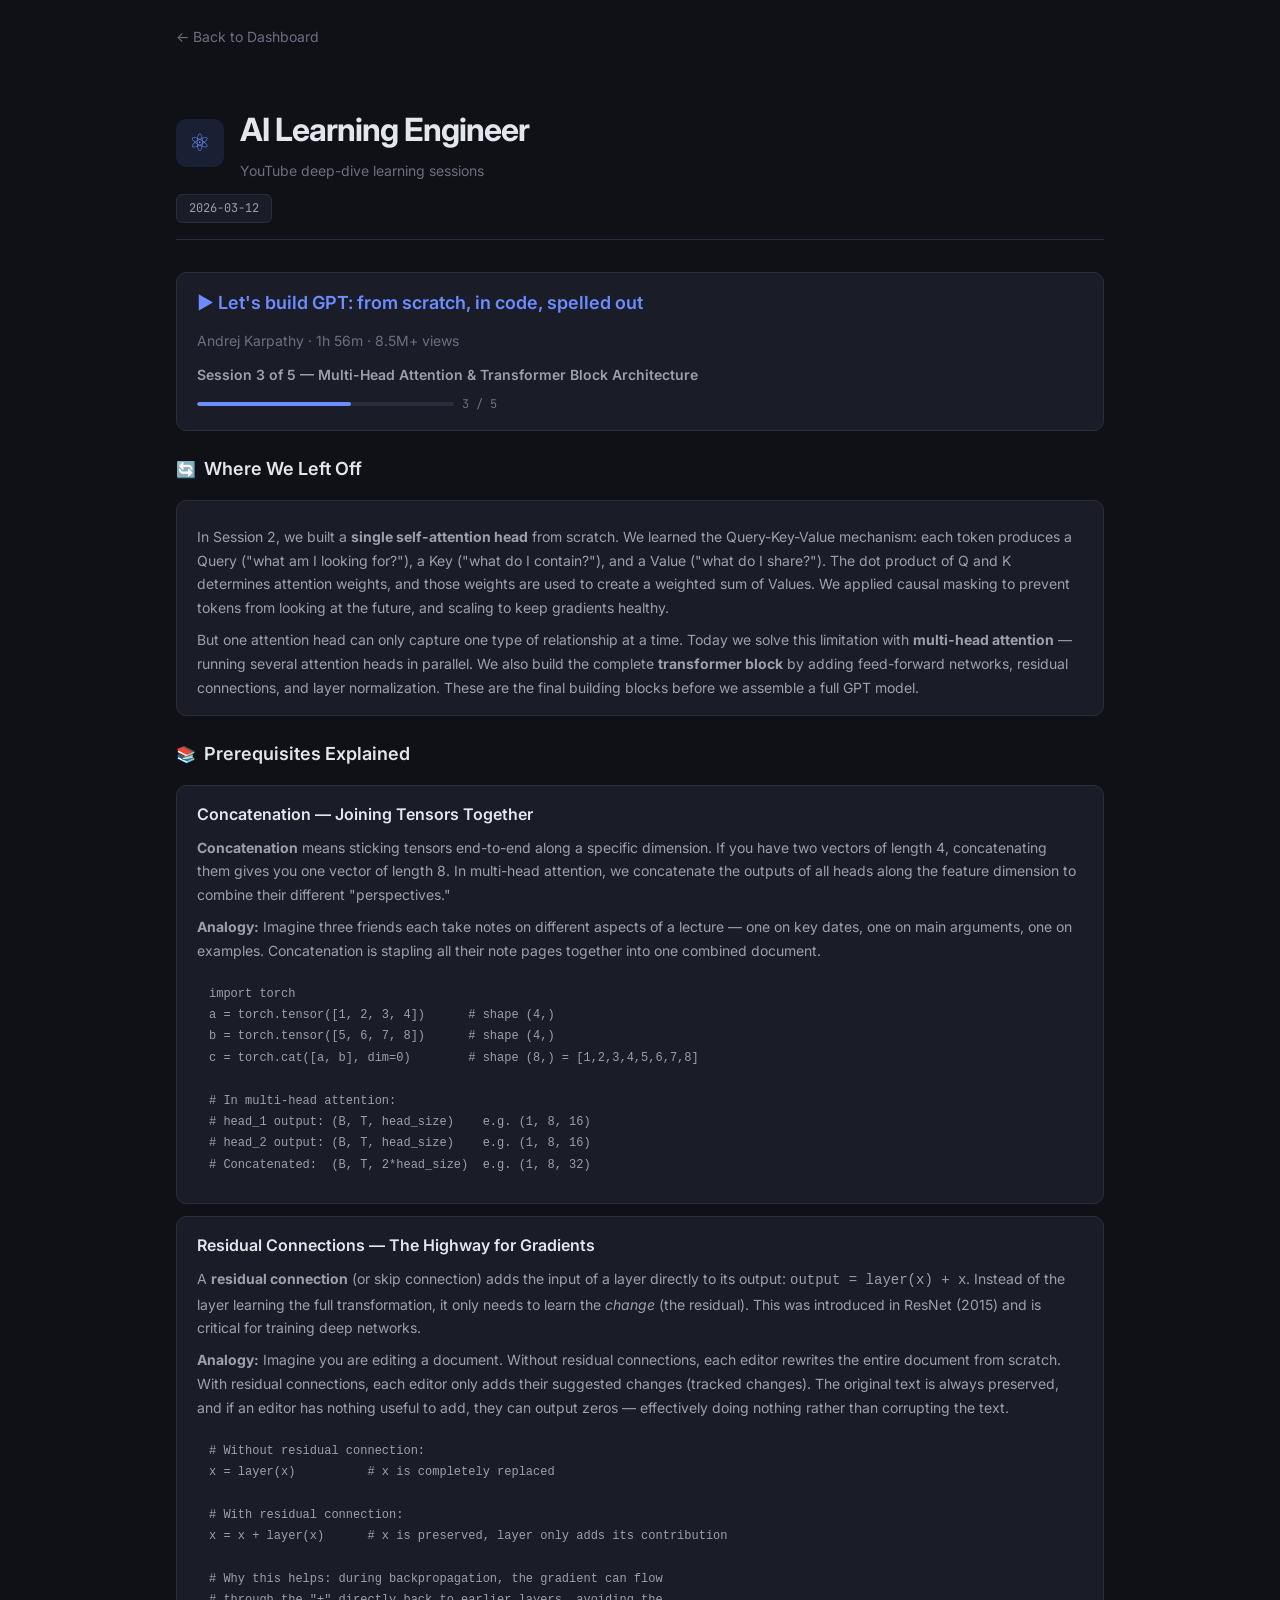
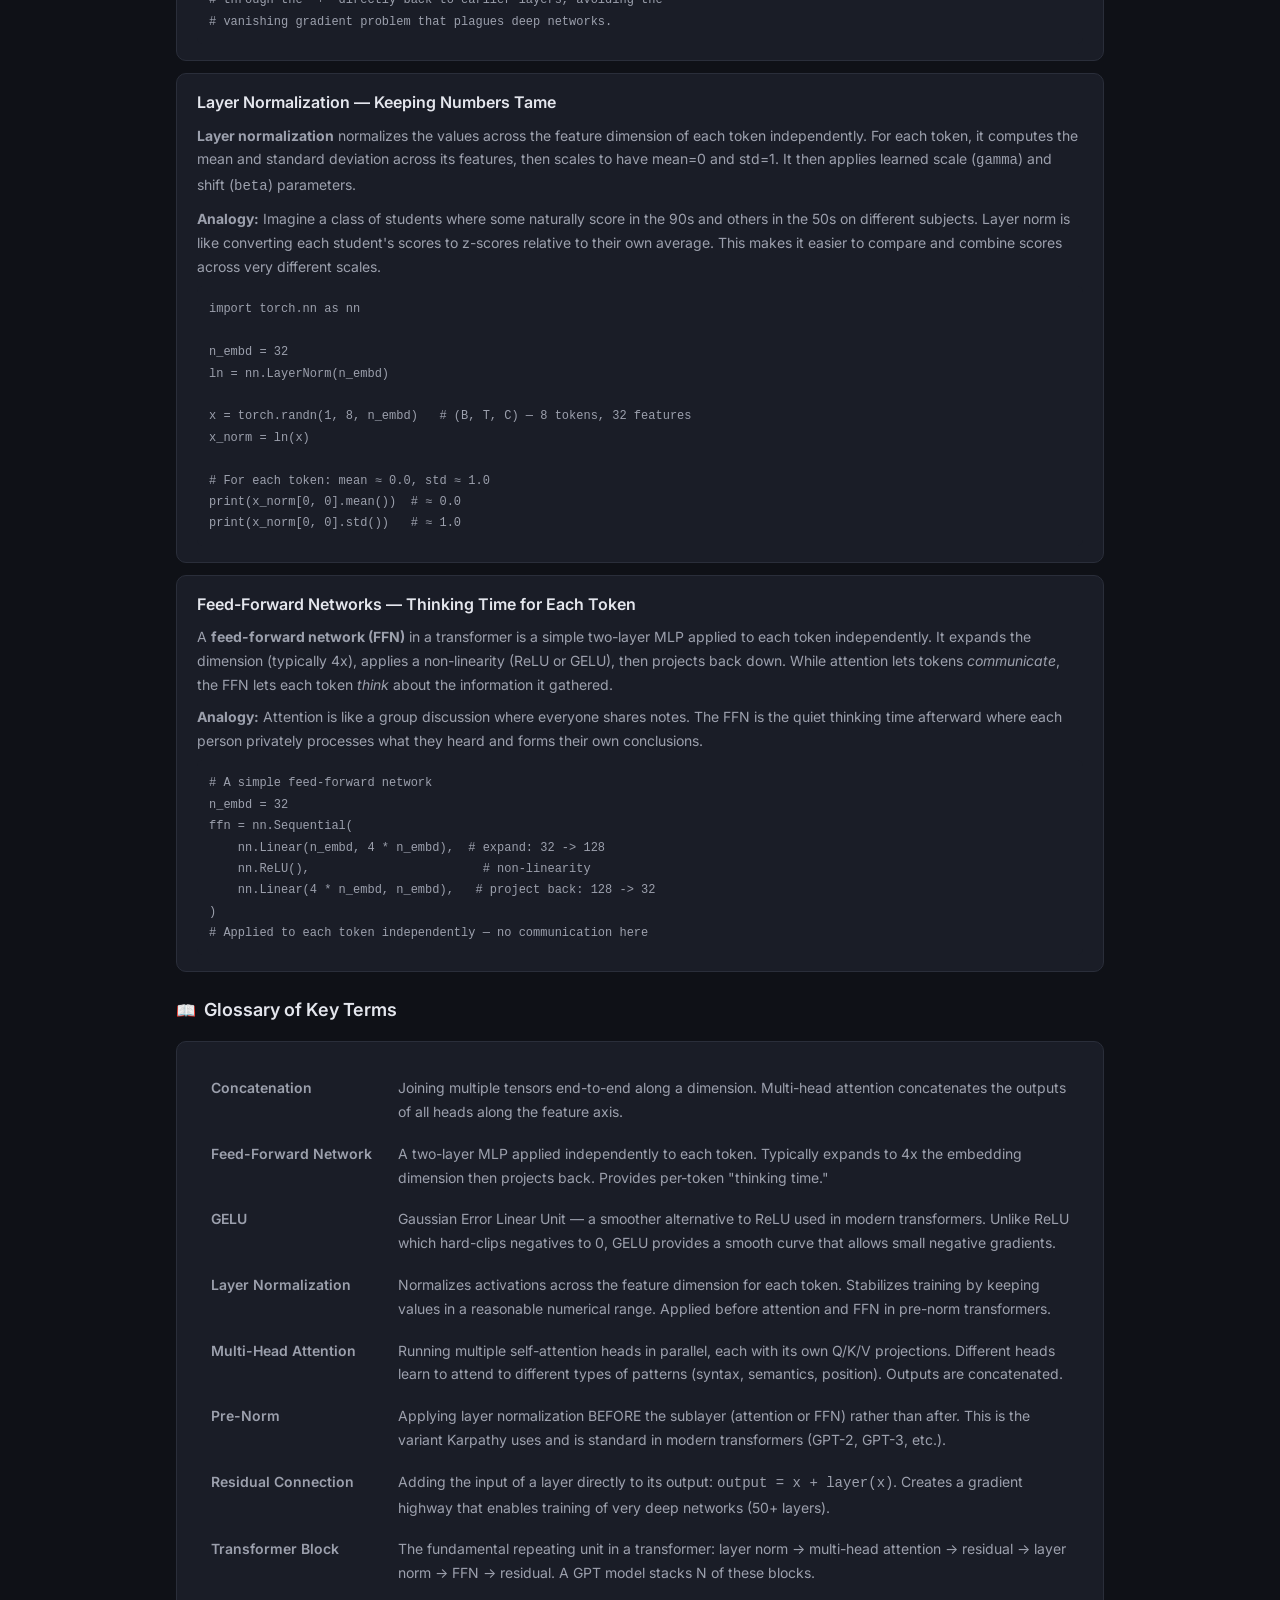
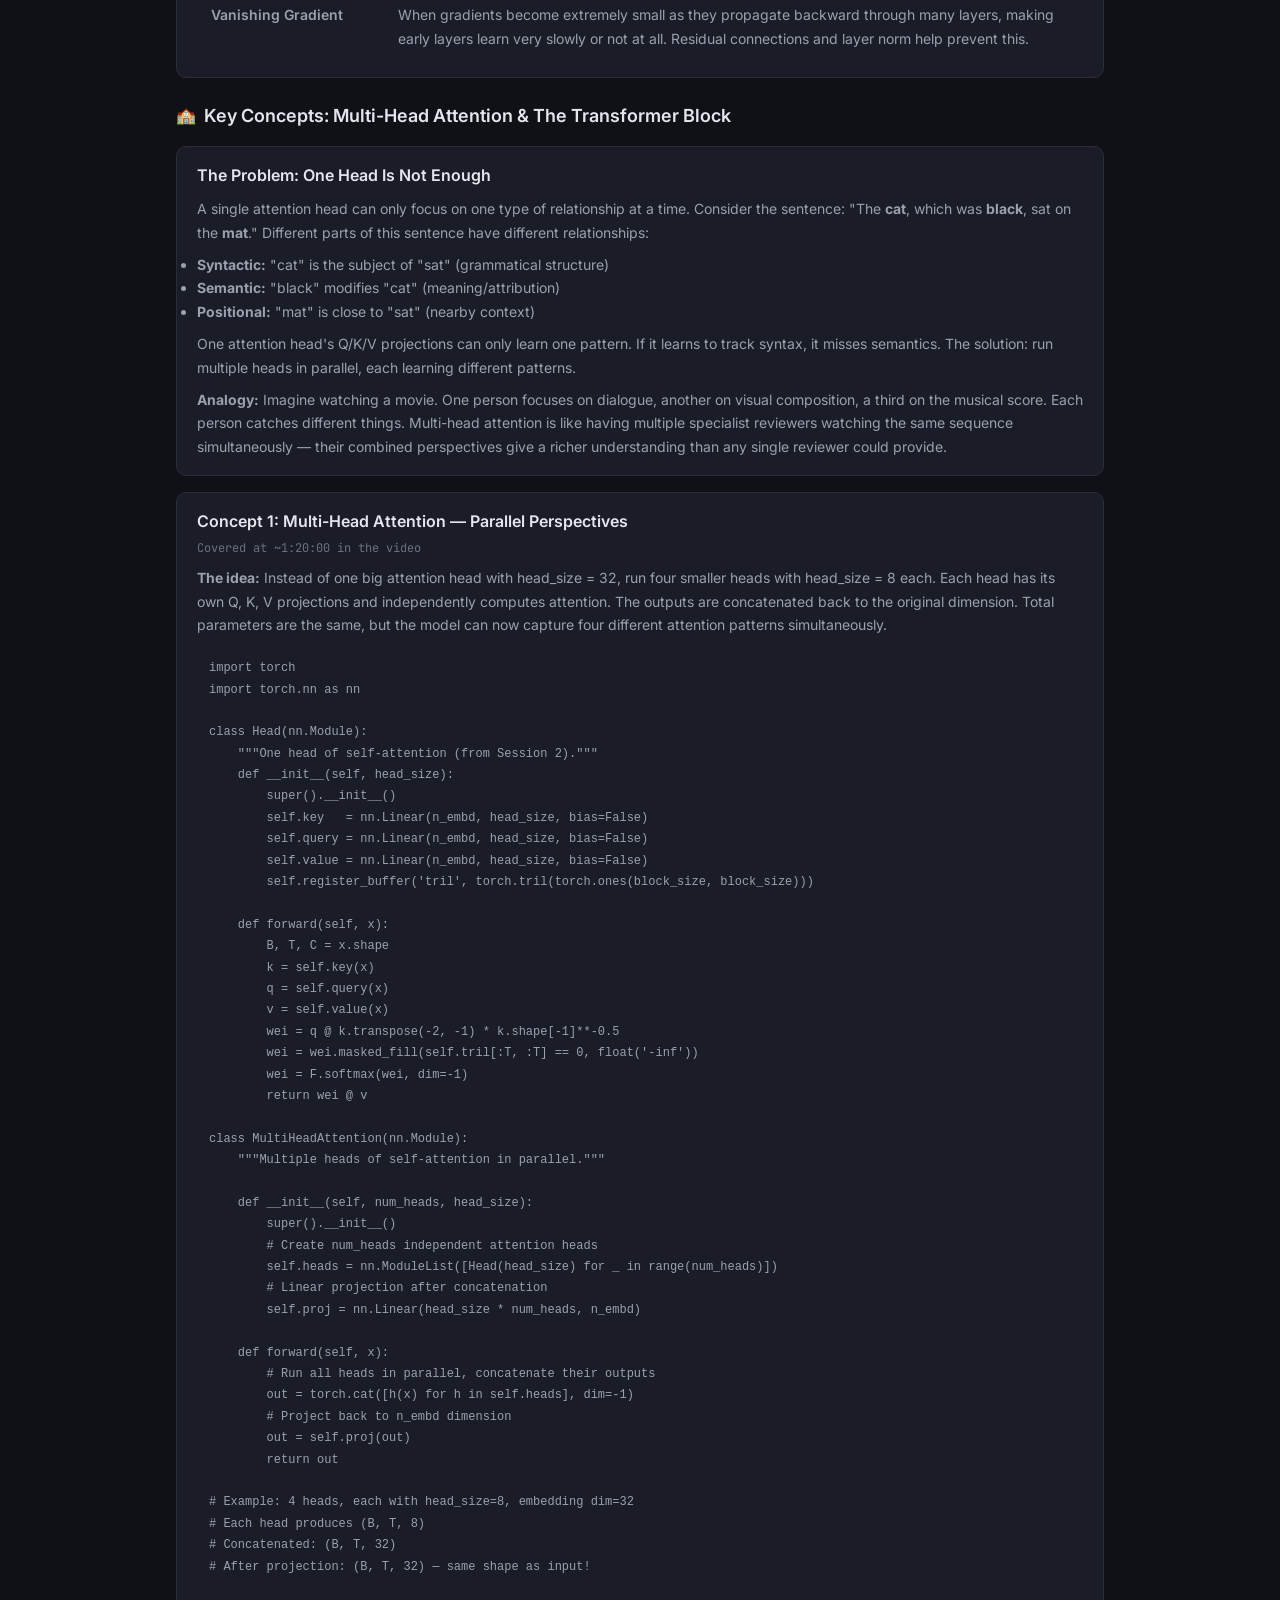
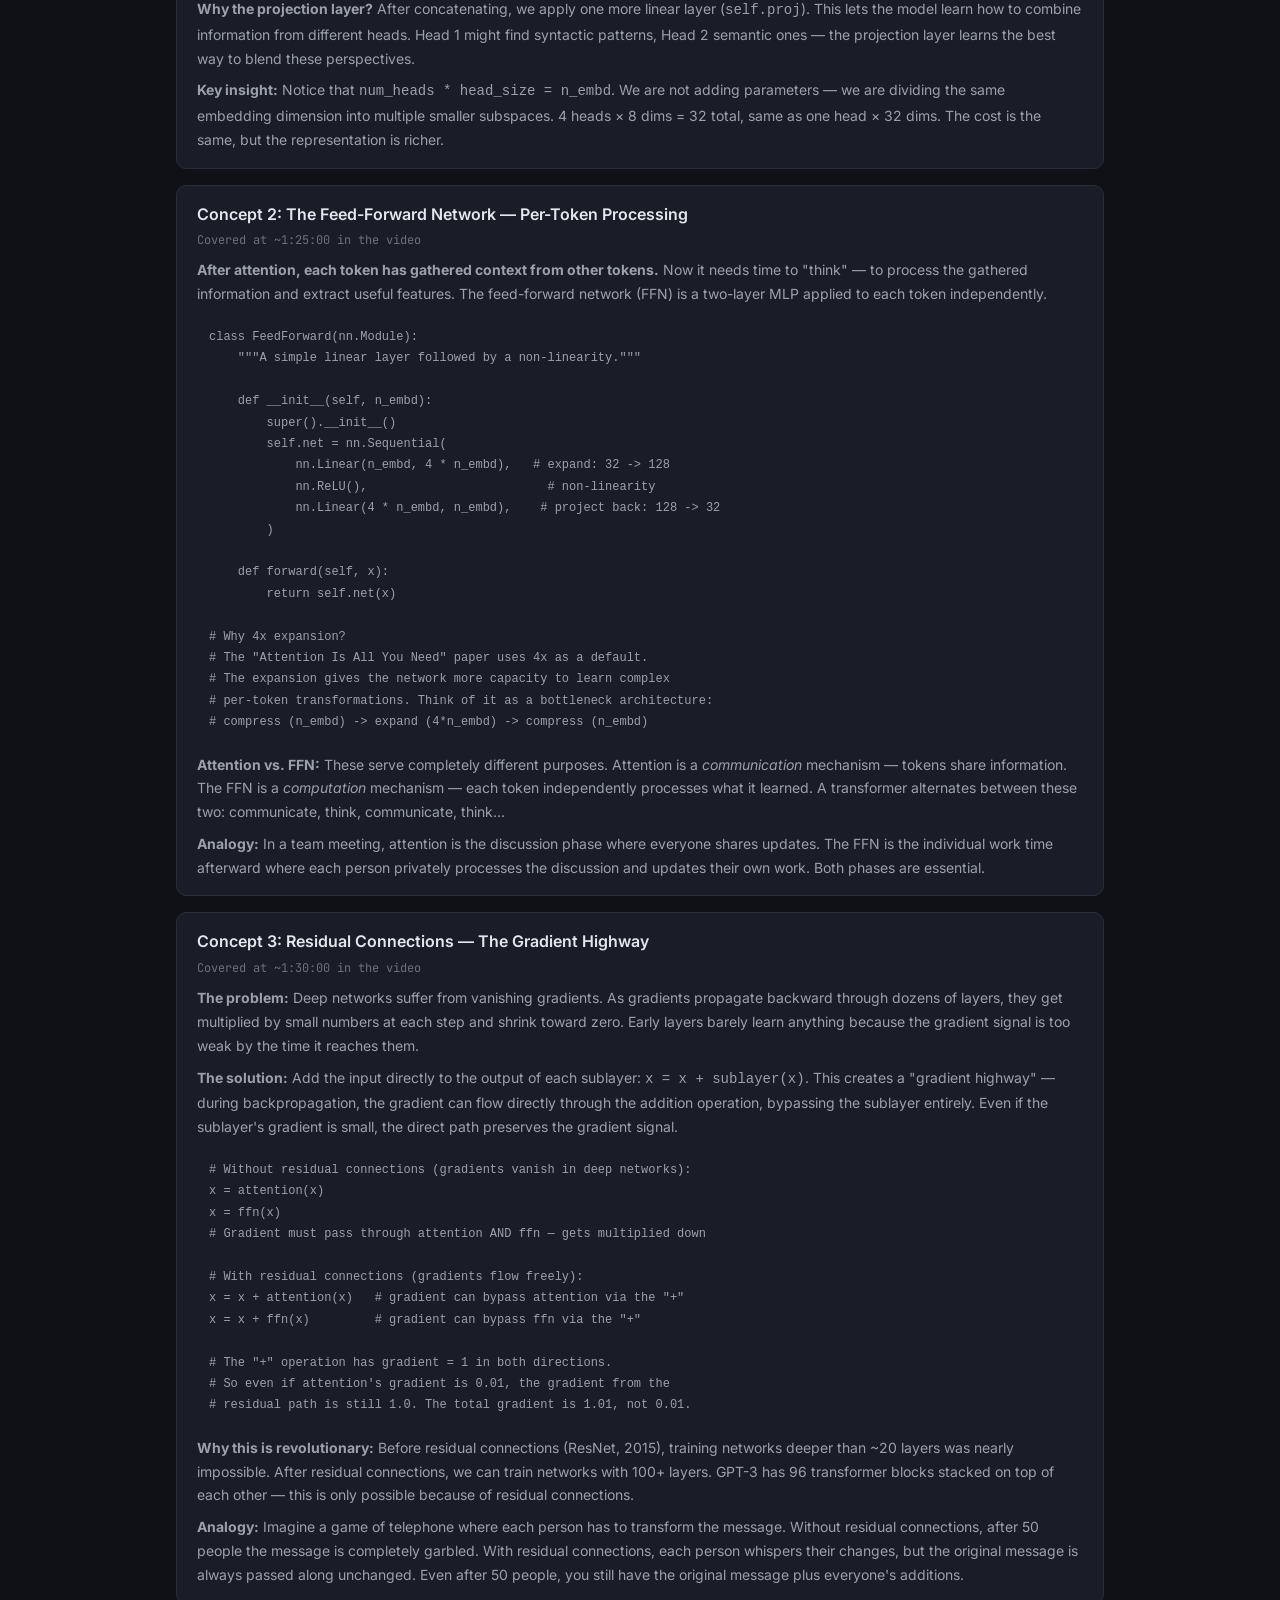
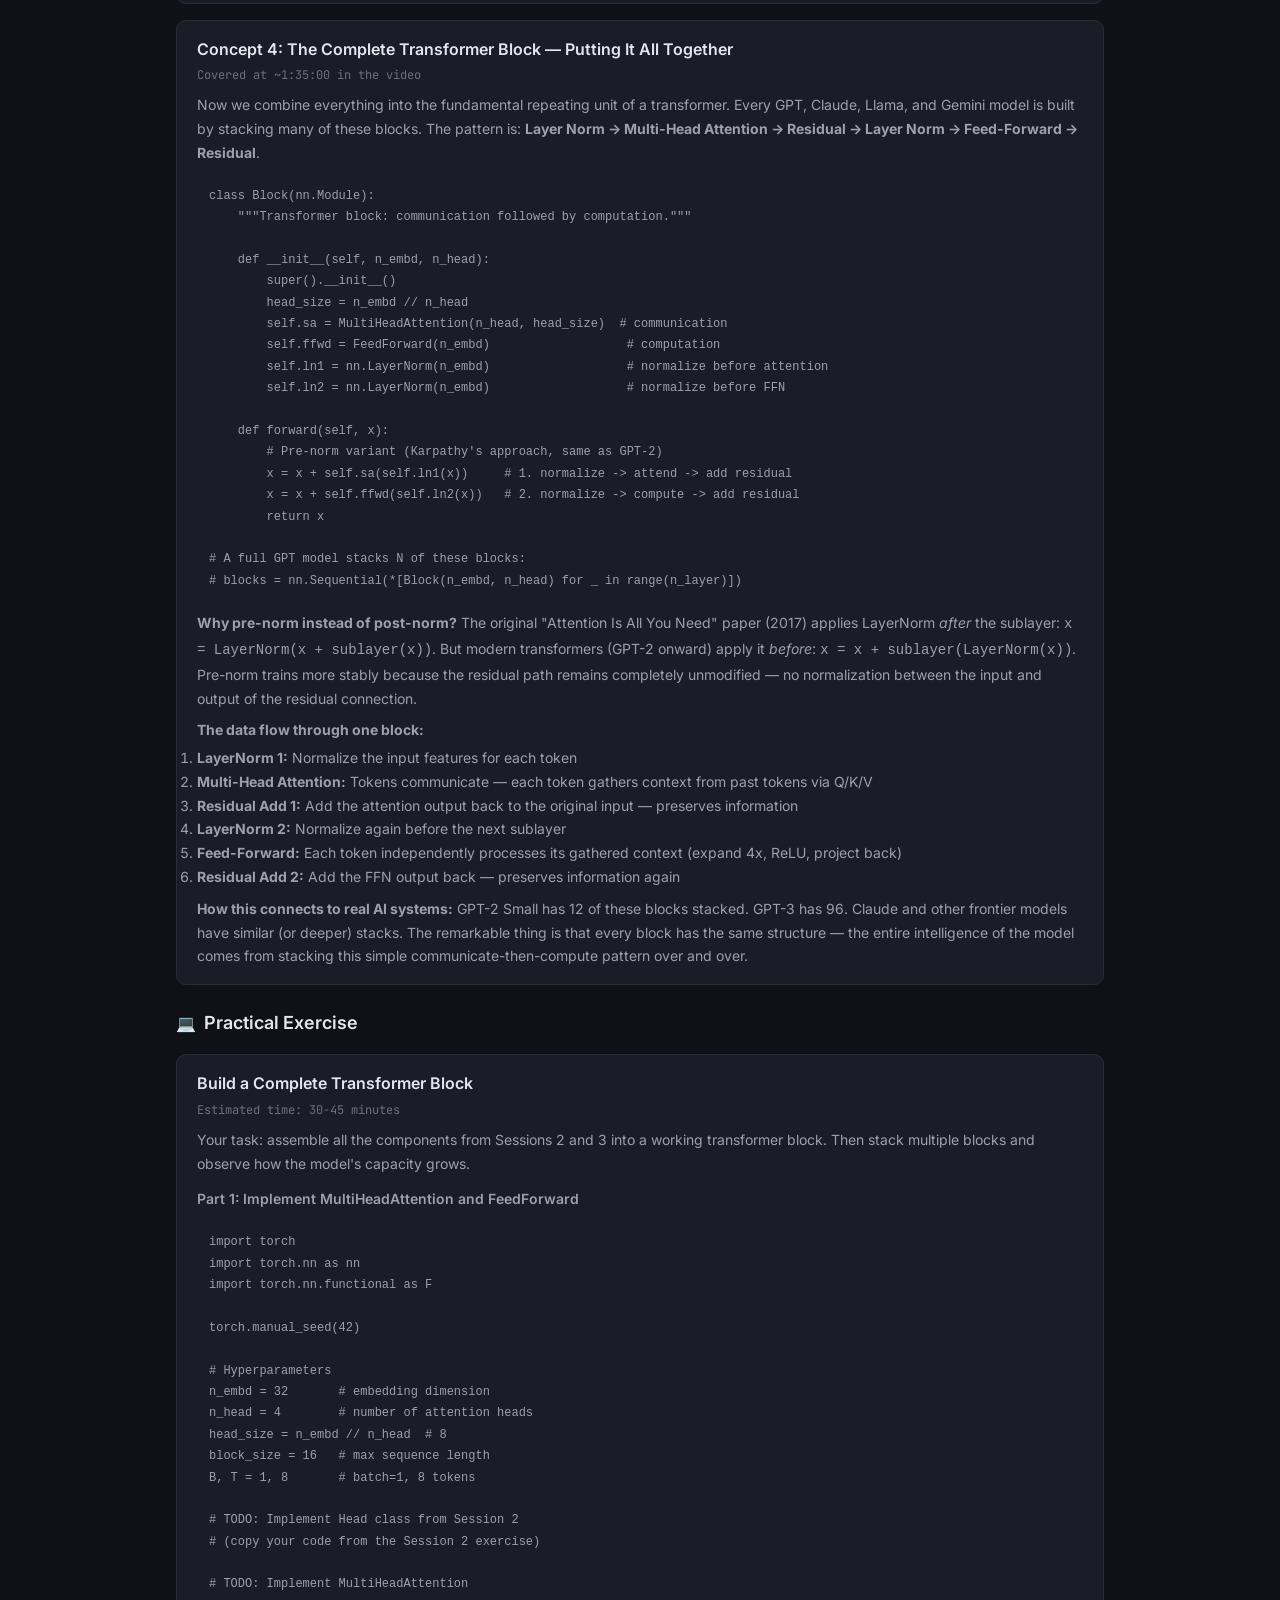
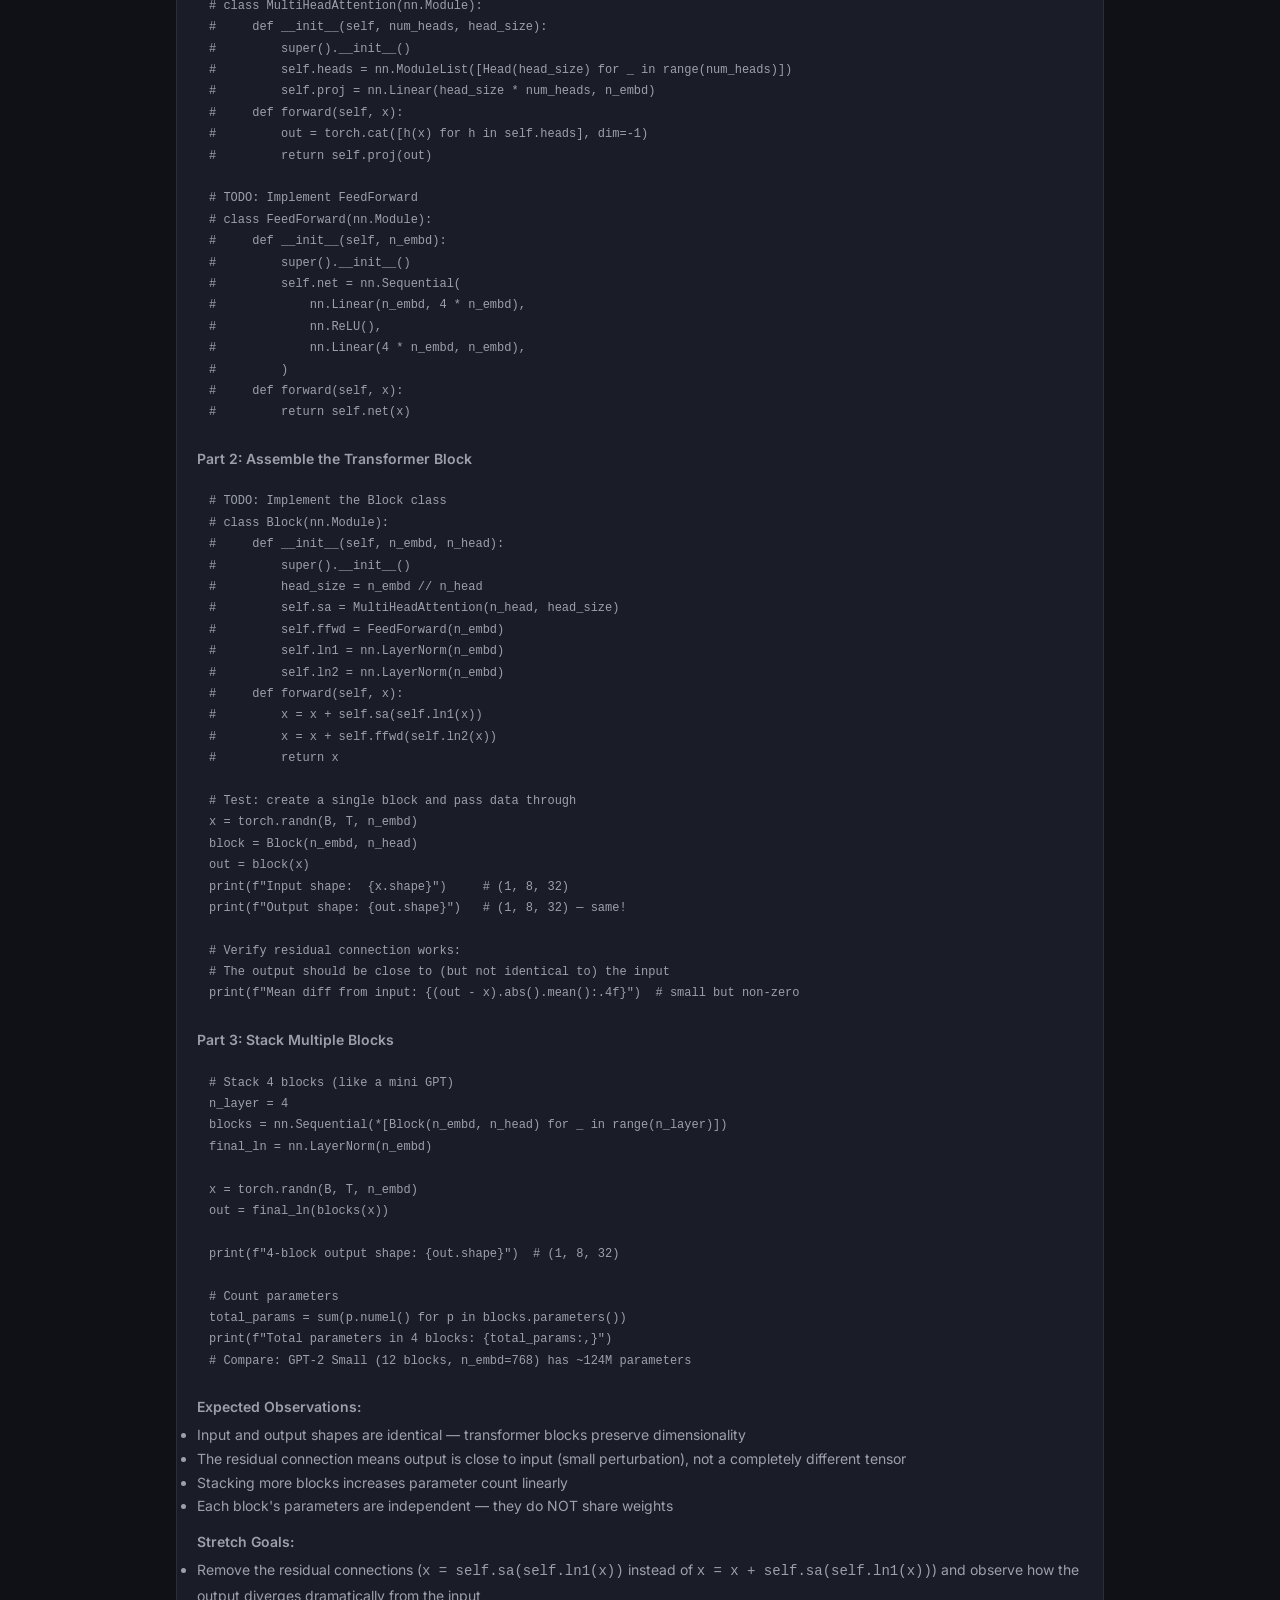
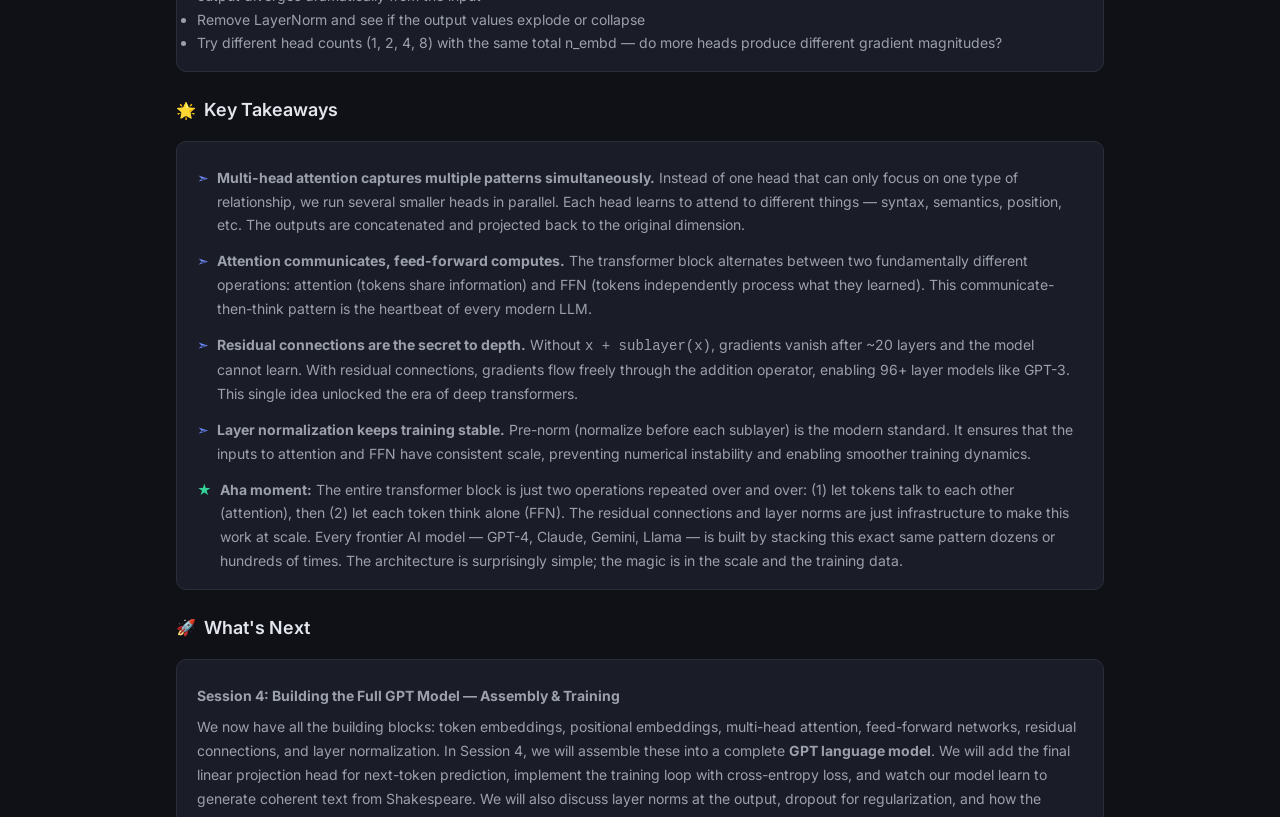
<file: output/ai-learning-engineer/2026-03-12.html>
<!DOCTYPE html>
<html lang="en">
<head>
  <meta charset="UTF-8">
  <meta name="viewport" content="width=device-width, initial-scale=1.0">
  <title>AI Learning Engineer — 2026-03-12</title>
  <link rel="preconnect" href="https://fonts.googleapis.com">
  <link rel="preconnect" href="https://fonts.gstatic.com" crossorigin>
  <link href="https://fonts.googleapis.com/css2?family=Inter:wght@400;500;600;700&family=JetBrains+Mono:wght@400;500;600&display=swap" rel="stylesheet">
  <link rel="stylesheet" href="../../shared/css/style.css">
</head>
<body>
  <div class="container">
    <a href="../../index.html" class="nav-back">&larr; Back to Dashboard</a>
    <header class="site-header">
      <div style="display:flex;align-items:center;gap:var(--space-4)">
        <div class="card__icon card__icon--ai" style="width:48px;height:48px;font-size:1.5rem;">&#9883;</div>
        <div>
          <h1 class="site-header__title">AI Learning Engineer</h1>
          <p class="site-header__subtitle">YouTube deep-dive learning sessions</p>
        </div>
      </div>
      <div class="site-header__date">2026-03-12</div>
    </header>

    <!-- Video & Progress -->
    <section class="content-item" style="margin-bottom:var(--space-6)">
      <div style="display:flex;align-items:center;gap:var(--space-3);margin-bottom:var(--space-3)">
        <a href="https://www.youtube.com/watch?v=kCc8FmEb1nY" target="_blank" rel="noopener" style="display:inline-flex;align-items:center;gap:var(--space-2);font-size:var(--text-lg);font-weight:600;color:var(--color-accent)">
          &#9654; Let's build GPT: from scratch, in code, spelled out
        </a>
      </div>
      <div style="font-size:var(--text-sm);color:var(--color-text-muted);margin-bottom:var(--space-3)">
        Andrej Karpathy &middot; 1h 56m &middot; 8.5M+ views
      </div>
      <div style="margin-bottom:var(--space-2);font-size:var(--text-sm);font-weight:600;color:var(--color-text-secondary)">Session 3 of 5 &mdash; Multi-Head Attention &amp; Transformer Block Architecture</div>
      <div class="confidence" style="max-width:300px">
        <div class="confidence__bar" style="max-width:100%;flex:1">
          <div class="confidence__fill" style="width:60%;background:var(--color-accent)"></div>
        </div>
        <span class="confidence__label">3 / 5</span>
      </div>
    </section>

    <!-- Session Recap -->
    <section style="margin-bottom:var(--space-6)">
      <h2 class="section-title"><span class="section-title__icon">&#128260;</span> Where We Left Off</h2>
      <div class="content-item">
        <div class="content-item__body">
          <p>In Session 2, we built a <strong>single self-attention head</strong> from scratch. We learned the Query-Key-Value mechanism: each token produces a Query ("what am I looking for?"), a Key ("what do I contain?"), and a Value ("what do I share?"). The dot product of Q and K determines attention weights, and those weights are used to create a weighted sum of Values. We applied causal masking to prevent tokens from looking at the future, and scaling to keep gradients healthy.</p>
          <p style="margin-top:var(--space-2)">But one attention head can only capture one type of relationship at a time. Today we solve this limitation with <strong>multi-head attention</strong> &mdash; running several attention heads in parallel. We also build the complete <strong>transformer block</strong> by adding feed-forward networks, residual connections, and layer normalization. These are the final building blocks before we assemble a full GPT model.</p>
        </div>
      </div>
    </section>

    <!-- Prerequisites Explained -->
    <section style="margin-bottom:var(--space-6)">
      <h2 class="section-title"><span class="section-title__icon">&#128218;</span> Prerequisites Explained</h2>

      <div class="content-item" style="margin-bottom:var(--space-3)">
        <div class="content-item__title">Concatenation &mdash; Joining Tensors Together</div>
        <div class="content-item__body">
          <p><strong>Concatenation</strong> means sticking tensors end-to-end along a specific dimension. If you have two vectors of length 4, concatenating them gives you one vector of length 8. In multi-head attention, we concatenate the outputs of all heads along the feature dimension to combine their different "perspectives."</p>
          <p style="margin-top:var(--space-2)"><strong>Analogy:</strong> Imagine three friends each take notes on different aspects of a lecture &mdash; one on key dates, one on main arguments, one on examples. Concatenation is stapling all their note pages together into one combined document.</p>
          <pre style="background:var(--color-surface);padding:var(--space-3);border-radius:var(--radius-sm);margin-top:var(--space-2);font-family:var(--font-mono);font-size:var(--text-xs);overflow-x:auto"><code>import torch
a = torch.tensor([1, 2, 3, 4])      # shape (4,)
b = torch.tensor([5, 6, 7, 8])      # shape (4,)
c = torch.cat([a, b], dim=0)        # shape (8,) = [1,2,3,4,5,6,7,8]

# In multi-head attention:
# head_1 output: (B, T, head_size)    e.g. (1, 8, 16)
# head_2 output: (B, T, head_size)    e.g. (1, 8, 16)
# Concatenated:  (B, T, 2*head_size)  e.g. (1, 8, 32)</code></pre>
        </div>
      </div>

      <div class="content-item" style="margin-bottom:var(--space-3)">
        <div class="content-item__title">Residual Connections &mdash; The Highway for Gradients</div>
        <div class="content-item__body">
          <p>A <strong>residual connection</strong> (or skip connection) adds the input of a layer directly to its output: <code>output = layer(x) + x</code>. Instead of the layer learning the full transformation, it only needs to learn the <em>change</em> (the residual). This was introduced in ResNet (2015) and is critical for training deep networks.</p>
          <p style="margin-top:var(--space-2)"><strong>Analogy:</strong> Imagine you are editing a document. Without residual connections, each editor rewrites the entire document from scratch. With residual connections, each editor only adds their suggested changes (tracked changes). The original text is always preserved, and if an editor has nothing useful to add, they can output zeros &mdash; effectively doing nothing rather than corrupting the text.</p>
          <pre style="background:var(--color-surface);padding:var(--space-3);border-radius:var(--radius-sm);margin-top:var(--space-2);font-family:var(--font-mono);font-size:var(--text-xs);overflow-x:auto"><code># Without residual connection:
x = layer(x)          # x is completely replaced

# With residual connection:
x = x + layer(x)      # x is preserved, layer only adds its contribution

# Why this helps: during backpropagation, the gradient can flow
# through the "+" directly back to earlier layers, avoiding the
# vanishing gradient problem that plagues deep networks.</code></pre>
        </div>
      </div>

      <div class="content-item" style="margin-bottom:var(--space-3)">
        <div class="content-item__title">Layer Normalization &mdash; Keeping Numbers Tame</div>
        <div class="content-item__body">
          <p><strong>Layer normalization</strong> normalizes the values across the feature dimension of each token independently. For each token, it computes the mean and standard deviation across its features, then scales to have mean=0 and std=1. It then applies learned scale (<code>gamma</code>) and shift (<code>beta</code>) parameters.</p>
          <p style="margin-top:var(--space-2)"><strong>Analogy:</strong> Imagine a class of students where some naturally score in the 90s and others in the 50s on different subjects. Layer norm is like converting each student's scores to z-scores relative to their own average. This makes it easier to compare and combine scores across very different scales.</p>
          <pre style="background:var(--color-surface);padding:var(--space-3);border-radius:var(--radius-sm);margin-top:var(--space-2);font-family:var(--font-mono);font-size:var(--text-xs);overflow-x:auto"><code>import torch.nn as nn

n_embd = 32
ln = nn.LayerNorm(n_embd)

x = torch.randn(1, 8, n_embd)   # (B, T, C) — 8 tokens, 32 features
x_norm = ln(x)

# For each token: mean ≈ 0.0, std ≈ 1.0
print(x_norm[0, 0].mean())  # ≈ 0.0
print(x_norm[0, 0].std())   # ≈ 1.0</code></pre>
        </div>
      </div>

      <div class="content-item" style="margin-bottom:var(--space-3)">
        <div class="content-item__title">Feed-Forward Networks &mdash; Thinking Time for Each Token</div>
        <div class="content-item__body">
          <p>A <strong>feed-forward network (FFN)</strong> in a transformer is a simple two-layer MLP applied to each token independently. It expands the dimension (typically 4x), applies a non-linearity (ReLU or GELU), then projects back down. While attention lets tokens <em>communicate</em>, the FFN lets each token <em>think</em> about the information it gathered.</p>
          <p style="margin-top:var(--space-2)"><strong>Analogy:</strong> Attention is like a group discussion where everyone shares notes. The FFN is the quiet thinking time afterward where each person privately processes what they heard and forms their own conclusions.</p>
          <pre style="background:var(--color-surface);padding:var(--space-3);border-radius:var(--radius-sm);margin-top:var(--space-2);font-family:var(--font-mono);font-size:var(--text-xs);overflow-x:auto"><code># A simple feed-forward network
n_embd = 32
ffn = nn.Sequential(
    nn.Linear(n_embd, 4 * n_embd),  # expand: 32 -> 128
    nn.ReLU(),                        # non-linearity
    nn.Linear(4 * n_embd, n_embd),   # project back: 128 -> 32
)
# Applied to each token independently — no communication here</code></pre>
        </div>
      </div>
    </section>

    <!-- Glossary -->
    <section style="margin-bottom:var(--space-6)">
      <h2 class="section-title"><span class="section-title__icon">&#128214;</span> Glossary of Key Terms</h2>
      <div class="content-item">
        <div class="content-item__body">
          <table style="width:100%;font-size:var(--text-sm)">
            <tr style="border-bottom:1px solid var(--color-border)">
              <td style="padding:var(--space-2) var(--space-3);font-weight:600;white-space:nowrap;vertical-align:top">Concatenation</td>
              <td style="padding:var(--space-2) var(--space-3);color:var(--color-text-secondary)">Joining multiple tensors end-to-end along a dimension. Multi-head attention concatenates the outputs of all heads along the feature axis.</td>
            </tr>
            <tr style="border-bottom:1px solid var(--color-border)">
              <td style="padding:var(--space-2) var(--space-3);font-weight:600;white-space:nowrap;vertical-align:top">Feed-Forward Network</td>
              <td style="padding:var(--space-2) var(--space-3);color:var(--color-text-secondary)">A two-layer MLP applied independently to each token. Typically expands to 4x the embedding dimension then projects back. Provides per-token "thinking time."</td>
            </tr>
            <tr style="border-bottom:1px solid var(--color-border)">
              <td style="padding:var(--space-2) var(--space-3);font-weight:600;white-space:nowrap;vertical-align:top">GELU</td>
              <td style="padding:var(--space-2) var(--space-3);color:var(--color-text-secondary)">Gaussian Error Linear Unit &mdash; a smoother alternative to ReLU used in modern transformers. Unlike ReLU which hard-clips negatives to 0, GELU provides a smooth curve that allows small negative gradients.</td>
            </tr>
            <tr style="border-bottom:1px solid var(--color-border)">
              <td style="padding:var(--space-2) var(--space-3);font-weight:600;white-space:nowrap;vertical-align:top">Layer Normalization</td>
              <td style="padding:var(--space-2) var(--space-3);color:var(--color-text-secondary)">Normalizes activations across the feature dimension for each token. Stabilizes training by keeping values in a reasonable numerical range. Applied before attention and FFN in pre-norm transformers.</td>
            </tr>
            <tr style="border-bottom:1px solid var(--color-border)">
              <td style="padding:var(--space-2) var(--space-3);font-weight:600;white-space:nowrap;vertical-align:top">Multi-Head Attention</td>
              <td style="padding:var(--space-2) var(--space-3);color:var(--color-text-secondary)">Running multiple self-attention heads in parallel, each with its own Q/K/V projections. Different heads learn to attend to different types of patterns (syntax, semantics, position). Outputs are concatenated.</td>
            </tr>
            <tr style="border-bottom:1px solid var(--color-border)">
              <td style="padding:var(--space-2) var(--space-3);font-weight:600;white-space:nowrap;vertical-align:top">Pre-Norm</td>
              <td style="padding:var(--space-2) var(--space-3);color:var(--color-text-secondary)">Applying layer normalization BEFORE the sublayer (attention or FFN) rather than after. This is the variant Karpathy uses and is standard in modern transformers (GPT-2, GPT-3, etc.).</td>
            </tr>
            <tr style="border-bottom:1px solid var(--color-border)">
              <td style="padding:var(--space-2) var(--space-3);font-weight:600;white-space:nowrap;vertical-align:top">Residual Connection</td>
              <td style="padding:var(--space-2) var(--space-3);color:var(--color-text-secondary)">Adding the input of a layer directly to its output: <code>output = x + layer(x)</code>. Creates a gradient highway that enables training of very deep networks (50+ layers).</td>
            </tr>
            <tr style="border-bottom:1px solid var(--color-border)">
              <td style="padding:var(--space-2) var(--space-3);font-weight:600;white-space:nowrap;vertical-align:top">Transformer Block</td>
              <td style="padding:var(--space-2) var(--space-3);color:var(--color-text-secondary)">The fundamental repeating unit in a transformer: layer norm &rarr; multi-head attention &rarr; residual &rarr; layer norm &rarr; FFN &rarr; residual. A GPT model stacks N of these blocks.</td>
            </tr>
            <tr>
              <td style="padding:var(--space-2) var(--space-3);font-weight:600;white-space:nowrap;vertical-align:top">Vanishing Gradient</td>
              <td style="padding:var(--space-2) var(--space-3);color:var(--color-text-secondary)">When gradients become extremely small as they propagate backward through many layers, making early layers learn very slowly or not at all. Residual connections and layer norm help prevent this.</td>
            </tr>
          </table>
        </div>
      </div>
    </section>

    <!-- Key Concepts -->
    <section style="margin-bottom:var(--space-6)">
      <h2 class="section-title"><span class="section-title__icon">&#127979;</span> Key Concepts: Multi-Head Attention &amp; The Transformer Block</h2>

      <!-- Concept 1: Why Multiple Heads? -->
      <div class="content-item" style="margin-bottom:var(--space-4)">
        <div class="content-item__title">The Problem: One Head Is Not Enough</div>
        <div class="content-item__body">
          <p>A single attention head can only focus on one type of relationship at a time. Consider the sentence: "The <strong>cat</strong>, which was <strong>black</strong>, sat on the <strong>mat</strong>." Different parts of this sentence have different relationships:</p>
          <ul style="margin-top:var(--space-2)">
            <li><strong>Syntactic:</strong> "cat" is the subject of "sat" (grammatical structure)</li>
            <li><strong>Semantic:</strong> "black" modifies "cat" (meaning/attribution)</li>
            <li><strong>Positional:</strong> "mat" is close to "sat" (nearby context)</li>
          </ul>
          <p style="margin-top:var(--space-2)">One attention head's Q/K/V projections can only learn one pattern. If it learns to track syntax, it misses semantics. The solution: run multiple heads in parallel, each learning different patterns.</p>
          <p style="margin-top:var(--space-2)"><strong>Analogy:</strong> Imagine watching a movie. One person focuses on dialogue, another on visual composition, a third on the musical score. Each person catches different things. Multi-head attention is like having multiple specialist reviewers watching the same sequence simultaneously &mdash; their combined perspectives give a richer understanding than any single reviewer could provide.</p>
        </div>
      </div>

      <!-- Concept 2: Multi-Head Attention -->
      <div class="content-item" style="margin-bottom:var(--space-4)">
        <div class="content-item__title">Concept 1: Multi-Head Attention &mdash; Parallel Perspectives</div>
        <div class="content-item__meta">Covered at ~1:20:00 in the video</div>
        <div class="content-item__body">
          <p><strong>The idea:</strong> Instead of one big attention head with head_size = 32, run four smaller heads with head_size = 8 each. Each head has its own Q, K, V projections and independently computes attention. The outputs are concatenated back to the original dimension. Total parameters are the same, but the model can now capture four different attention patterns simultaneously.</p>

          <pre style="background:var(--color-surface);padding:var(--space-3);border-radius:var(--radius-sm);margin-top:var(--space-2);font-family:var(--font-mono);font-size:var(--text-xs);overflow-x:auto"><code>import torch
import torch.nn as nn

class Head(nn.Module):
    """One head of self-attention (from Session 2)."""
    def __init__(self, head_size):
        super().__init__()
        self.key   = nn.Linear(n_embd, head_size, bias=False)
        self.query = nn.Linear(n_embd, head_size, bias=False)
        self.value = nn.Linear(n_embd, head_size, bias=False)
        self.register_buffer('tril', torch.tril(torch.ones(block_size, block_size)))

    def forward(self, x):
        B, T, C = x.shape
        k = self.key(x)
        q = self.query(x)
        v = self.value(x)
        wei = q @ k.transpose(-2, -1) * k.shape[-1]**-0.5
        wei = wei.masked_fill(self.tril[:T, :T] == 0, float('-inf'))
        wei = F.softmax(wei, dim=-1)
        return wei @ v

class MultiHeadAttention(nn.Module):
    """Multiple heads of self-attention in parallel."""

    def __init__(self, num_heads, head_size):
        super().__init__()
        # Create num_heads independent attention heads
        self.heads = nn.ModuleList([Head(head_size) for _ in range(num_heads)])
        # Linear projection after concatenation
        self.proj = nn.Linear(head_size * num_heads, n_embd)

    def forward(self, x):
        # Run all heads in parallel, concatenate their outputs
        out = torch.cat([h(x) for h in self.heads], dim=-1)
        # Project back to n_embd dimension
        out = self.proj(out)
        return out

# Example: 4 heads, each with head_size=8, embedding dim=32
# Each head produces (B, T, 8)
# Concatenated: (B, T, 32)
# After projection: (B, T, 32) — same shape as input!</code></pre>

          <p style="margin-top:var(--space-2)"><strong>Why the projection layer?</strong> After concatenating, we apply one more linear layer (<code>self.proj</code>). This lets the model learn how to combine information from different heads. Head 1 might find syntactic patterns, Head 2 semantic ones &mdash; the projection layer learns the best way to blend these perspectives.</p>

          <p style="margin-top:var(--space-2)"><strong>Key insight:</strong> Notice that <code>num_heads * head_size = n_embd</code>. We are not adding parameters &mdash; we are dividing the same embedding dimension into multiple smaller subspaces. 4 heads &times; 8 dims = 32 total, same as one head &times; 32 dims. The cost is the same, but the representation is richer.</p>
        </div>
      </div>

      <!-- Concept 3: Feed-Forward Network -->
      <div class="content-item" style="margin-bottom:var(--space-4)">
        <div class="content-item__title">Concept 2: The Feed-Forward Network &mdash; Per-Token Processing</div>
        <div class="content-item__meta">Covered at ~1:25:00 in the video</div>
        <div class="content-item__body">
          <p><strong>After attention, each token has gathered context from other tokens.</strong> Now it needs time to "think" &mdash; to process the gathered information and extract useful features. The feed-forward network (FFN) is a two-layer MLP applied to each token independently.</p>

          <pre style="background:var(--color-surface);padding:var(--space-3);border-radius:var(--radius-sm);margin-top:var(--space-2);font-family:var(--font-mono);font-size:var(--text-xs);overflow-x:auto"><code>class FeedForward(nn.Module):
    """A simple linear layer followed by a non-linearity."""

    def __init__(self, n_embd):
        super().__init__()
        self.net = nn.Sequential(
            nn.Linear(n_embd, 4 * n_embd),   # expand: 32 -> 128
            nn.ReLU(),                         # non-linearity
            nn.Linear(4 * n_embd, n_embd),    # project back: 128 -> 32
        )

    def forward(self, x):
        return self.net(x)

# Why 4x expansion?
# The "Attention Is All You Need" paper uses 4x as a default.
# The expansion gives the network more capacity to learn complex
# per-token transformations. Think of it as a bottleneck architecture:
# compress (n_embd) -> expand (4*n_embd) -> compress (n_embd)</code></pre>

          <p style="margin-top:var(--space-2)"><strong>Attention vs. FFN:</strong> These serve completely different purposes. Attention is a <em>communication</em> mechanism &mdash; tokens share information. The FFN is a <em>computation</em> mechanism &mdash; each token independently processes what it learned. A transformer alternates between these two: communicate, think, communicate, think...</p>

          <p style="margin-top:var(--space-2)"><strong>Analogy:</strong> In a team meeting, attention is the discussion phase where everyone shares updates. The FFN is the individual work time afterward where each person privately processes the discussion and updates their own work. Both phases are essential.</p>
        </div>
      </div>

      <!-- Concept 4: Residual Connections -->
      <div class="content-item" style="margin-bottom:var(--space-4)">
        <div class="content-item__title">Concept 3: Residual Connections &mdash; The Gradient Highway</div>
        <div class="content-item__meta">Covered at ~1:30:00 in the video</div>
        <div class="content-item__body">
          <p><strong>The problem:</strong> Deep networks suffer from vanishing gradients. As gradients propagate backward through dozens of layers, they get multiplied by small numbers at each step and shrink toward zero. Early layers barely learn anything because the gradient signal is too weak by the time it reaches them.</p>

          <p style="margin-top:var(--space-2)"><strong>The solution:</strong> Add the input directly to the output of each sublayer: <code>x = x + sublayer(x)</code>. This creates a "gradient highway" &mdash; during backpropagation, the gradient can flow directly through the addition operation, bypassing the sublayer entirely. Even if the sublayer's gradient is small, the direct path preserves the gradient signal.</p>

          <pre style="background:var(--color-surface);padding:var(--space-3);border-radius:var(--radius-sm);margin-top:var(--space-2);font-family:var(--font-mono);font-size:var(--text-xs);overflow-x:auto"><code># Without residual connections (gradients vanish in deep networks):
x = attention(x)
x = ffn(x)
# Gradient must pass through attention AND ffn — gets multiplied down

# With residual connections (gradients flow freely):
x = x + attention(x)   # gradient can bypass attention via the "+"
x = x + ffn(x)         # gradient can bypass ffn via the "+"

# The "+" operation has gradient = 1 in both directions.
# So even if attention's gradient is 0.01, the gradient from the
# residual path is still 1.0. The total gradient is 1.01, not 0.01.</code></pre>

          <p style="margin-top:var(--space-2)"><strong>Why this is revolutionary:</strong> Before residual connections (ResNet, 2015), training networks deeper than ~20 layers was nearly impossible. After residual connections, we can train networks with 100+ layers. GPT-3 has 96 transformer blocks stacked on top of each other &mdash; this is only possible because of residual connections.</p>

          <p style="margin-top:var(--space-2)"><strong>Analogy:</strong> Imagine a game of telephone where each person has to transform the message. Without residual connections, after 50 people the message is completely garbled. With residual connections, each person whispers their changes, but the original message is always passed along unchanged. Even after 50 people, you still have the original message plus everyone's additions.</p>
        </div>
      </div>

      <!-- Concept 5: The Complete Transformer Block -->
      <div class="content-item" style="margin-bottom:var(--space-4)">
        <div class="content-item__title">Concept 4: The Complete Transformer Block &mdash; Putting It All Together</div>
        <div class="content-item__meta">Covered at ~1:35:00 in the video</div>
        <div class="content-item__body">
          <p>Now we combine everything into the fundamental repeating unit of a transformer. Every GPT, Claude, Llama, and Gemini model is built by stacking many of these blocks. The pattern is: <strong>Layer Norm &rarr; Multi-Head Attention &rarr; Residual &rarr; Layer Norm &rarr; Feed-Forward &rarr; Residual</strong>.</p>

          <pre style="background:var(--color-surface);padding:var(--space-3);border-radius:var(--radius-sm);margin-top:var(--space-2);font-family:var(--font-mono);font-size:var(--text-xs);overflow-x:auto"><code>class Block(nn.Module):
    """Transformer block: communication followed by computation."""

    def __init__(self, n_embd, n_head):
        super().__init__()
        head_size = n_embd // n_head
        self.sa = MultiHeadAttention(n_head, head_size)  # communication
        self.ffwd = FeedForward(n_embd)                   # computation
        self.ln1 = nn.LayerNorm(n_embd)                   # normalize before attention
        self.ln2 = nn.LayerNorm(n_embd)                   # normalize before FFN

    def forward(self, x):
        # Pre-norm variant (Karpathy's approach, same as GPT-2)
        x = x + self.sa(self.ln1(x))     # 1. normalize -> attend -> add residual
        x = x + self.ffwd(self.ln2(x))   # 2. normalize -> compute -> add residual
        return x

# A full GPT model stacks N of these blocks:
# blocks = nn.Sequential(*[Block(n_embd, n_head) for _ in range(n_layer)])</code></pre>

          <p style="margin-top:var(--space-2)"><strong>Why pre-norm instead of post-norm?</strong> The original "Attention Is All You Need" paper (2017) applies LayerNorm <em>after</em> the sublayer: <code>x = LayerNorm(x + sublayer(x))</code>. But modern transformers (GPT-2 onward) apply it <em>before</em>: <code>x = x + sublayer(LayerNorm(x))</code>. Pre-norm trains more stably because the residual path remains completely unmodified &mdash; no normalization between the input and output of the residual connection.</p>

          <p style="margin-top:var(--space-2)"><strong>The data flow through one block:</strong></p>
          <ol style="margin-top:var(--space-1)">
            <li><strong>LayerNorm 1:</strong> Normalize the input features for each token</li>
            <li><strong>Multi-Head Attention:</strong> Tokens communicate &mdash; each token gathers context from past tokens via Q/K/V</li>
            <li><strong>Residual Add 1:</strong> Add the attention output back to the original input &mdash; preserves information</li>
            <li><strong>LayerNorm 2:</strong> Normalize again before the next sublayer</li>
            <li><strong>Feed-Forward:</strong> Each token independently processes its gathered context (expand 4x, ReLU, project back)</li>
            <li><strong>Residual Add 2:</strong> Add the FFN output back &mdash; preserves information again</li>
          </ol>

          <p style="margin-top:var(--space-2)"><strong>How this connects to real AI systems:</strong> GPT-2 Small has 12 of these blocks stacked. GPT-3 has 96. Claude and other frontier models have similar (or deeper) stacks. The remarkable thing is that every block has the same structure &mdash; the entire intelligence of the model comes from stacking this simple communicate-then-compute pattern over and over.</p>
        </div>
      </div>
    </section>

    <!-- Practical Exercise -->
    <section style="margin-bottom:var(--space-6)">
      <h2 class="section-title"><span class="section-title__icon">&#128187;</span> Practical Exercise</h2>
      <div class="content-item">
        <div class="content-item__title">Build a Complete Transformer Block</div>
        <div class="content-item__meta">Estimated time: 30-45 minutes</div>
        <div class="content-item__body">
          <p>Your task: assemble all the components from Sessions 2 and 3 into a working transformer block. Then stack multiple blocks and observe how the model's capacity grows.</p>

          <p style="margin-top:var(--space-3);font-weight:600">Part 1: Implement MultiHeadAttention and FeedForward</p>
          <pre style="background:var(--color-surface);padding:var(--space-3);border-radius:var(--radius-sm);margin-top:var(--space-2);font-family:var(--font-mono);font-size:var(--text-xs);overflow-x:auto"><code>import torch
import torch.nn as nn
import torch.nn.functional as F

torch.manual_seed(42)

# Hyperparameters
n_embd = 32       # embedding dimension
n_head = 4        # number of attention heads
head_size = n_embd // n_head  # 8
block_size = 16   # max sequence length
B, T = 1, 8       # batch=1, 8 tokens

# TODO: Implement Head class from Session 2
# (copy your code from the Session 2 exercise)

# TODO: Implement MultiHeadAttention
# class MultiHeadAttention(nn.Module):
#     def __init__(self, num_heads, head_size):
#         super().__init__()
#         self.heads = nn.ModuleList([Head(head_size) for _ in range(num_heads)])
#         self.proj = nn.Linear(head_size * num_heads, n_embd)
#     def forward(self, x):
#         out = torch.cat([h(x) for h in self.heads], dim=-1)
#         return self.proj(out)

# TODO: Implement FeedForward
# class FeedForward(nn.Module):
#     def __init__(self, n_embd):
#         super().__init__()
#         self.net = nn.Sequential(
#             nn.Linear(n_embd, 4 * n_embd),
#             nn.ReLU(),
#             nn.Linear(4 * n_embd, n_embd),
#         )
#     def forward(self, x):
#         return self.net(x)</code></pre>

          <p style="margin-top:var(--space-3);font-weight:600">Part 2: Assemble the Transformer Block</p>
          <pre style="background:var(--color-surface);padding:var(--space-3);border-radius:var(--radius-sm);margin-top:var(--space-2);font-family:var(--font-mono);font-size:var(--text-xs);overflow-x:auto"><code># TODO: Implement the Block class
# class Block(nn.Module):
#     def __init__(self, n_embd, n_head):
#         super().__init__()
#         head_size = n_embd // n_head
#         self.sa = MultiHeadAttention(n_head, head_size)
#         self.ffwd = FeedForward(n_embd)
#         self.ln1 = nn.LayerNorm(n_embd)
#         self.ln2 = nn.LayerNorm(n_embd)
#     def forward(self, x):
#         x = x + self.sa(self.ln1(x))
#         x = x + self.ffwd(self.ln2(x))
#         return x

# Test: create a single block and pass data through
x = torch.randn(B, T, n_embd)
block = Block(n_embd, n_head)
out = block(x)
print(f"Input shape:  {x.shape}")     # (1, 8, 32)
print(f"Output shape: {out.shape}")   # (1, 8, 32) — same!

# Verify residual connection works:
# The output should be close to (but not identical to) the input
print(f"Mean diff from input: {(out - x).abs().mean():.4f}")  # small but non-zero</code></pre>

          <p style="margin-top:var(--space-3);font-weight:600">Part 3: Stack Multiple Blocks</p>
          <pre style="background:var(--color-surface);padding:var(--space-3);border-radius:var(--radius-sm);margin-top:var(--space-2);font-family:var(--font-mono);font-size:var(--text-xs);overflow-x:auto"><code># Stack 4 blocks (like a mini GPT)
n_layer = 4
blocks = nn.Sequential(*[Block(n_embd, n_head) for _ in range(n_layer)])
final_ln = nn.LayerNorm(n_embd)

x = torch.randn(B, T, n_embd)
out = final_ln(blocks(x))

print(f"4-block output shape: {out.shape}")  # (1, 8, 32)

# Count parameters
total_params = sum(p.numel() for p in blocks.parameters())
print(f"Total parameters in 4 blocks: {total_params:,}")
# Compare: GPT-2 Small (12 blocks, n_embd=768) has ~124M parameters</code></pre>

          <p style="margin-top:var(--space-3);font-weight:600">Expected Observations:</p>
          <ul style="margin-top:var(--space-1)">
            <li>Input and output shapes are identical &mdash; transformer blocks preserve dimensionality</li>
            <li>The residual connection means output is close to input (small perturbation), not a completely different tensor</li>
            <li>Stacking more blocks increases parameter count linearly</li>
            <li>Each block's parameters are independent &mdash; they do NOT share weights</li>
          </ul>

          <p style="margin-top:var(--space-3);font-weight:600">Stretch Goals:</p>
          <ul style="margin-top:var(--space-1)">
            <li>Remove the residual connections (<code>x = self.sa(self.ln1(x))</code> instead of <code>x = x + self.sa(self.ln1(x))</code>) and observe how the output diverges dramatically from the input</li>
            <li>Remove LayerNorm and see if the output values explode or collapse</li>
            <li>Try different head counts (1, 2, 4, 8) with the same total n_embd &mdash; do more heads produce different gradient magnitudes?</li>
          </ul>
        </div>
      </div>
    </section>

    <!-- Key Takeaways -->
    <section style="margin-bottom:var(--space-6)">
      <h2 class="section-title"><span class="section-title__icon">&#127775;</span> Key Takeaways</h2>
      <div class="content-item">
        <div class="content-item__body">
          <ul style="list-style:none;padding:0;display:flex;flex-direction:column;gap:var(--space-3)">
            <li style="display:flex;gap:var(--space-2)">
              <span style="color:var(--color-accent);flex-shrink:0">&#10147;</span>
              <span><strong>Multi-head attention captures multiple patterns simultaneously.</strong> Instead of one head that can only focus on one type of relationship, we run several smaller heads in parallel. Each head learns to attend to different things &mdash; syntax, semantics, position, etc. The outputs are concatenated and projected back to the original dimension.</span>
            </li>
            <li style="display:flex;gap:var(--space-2)">
              <span style="color:var(--color-accent);flex-shrink:0">&#10147;</span>
              <span><strong>Attention communicates, feed-forward computes.</strong> The transformer block alternates between two fundamentally different operations: attention (tokens share information) and FFN (tokens independently process what they learned). This communicate-then-think pattern is the heartbeat of every modern LLM.</span>
            </li>
            <li style="display:flex;gap:var(--space-2)">
              <span style="color:var(--color-accent);flex-shrink:0">&#10147;</span>
              <span><strong>Residual connections are the secret to depth.</strong> Without <code>x + sublayer(x)</code>, gradients vanish after ~20 layers and the model cannot learn. With residual connections, gradients flow freely through the addition operator, enabling 96+ layer models like GPT-3. This single idea unlocked the era of deep transformers.</span>
            </li>
            <li style="display:flex;gap:var(--space-2)">
              <span style="color:var(--color-accent);flex-shrink:0">&#10147;</span>
              <span><strong>Layer normalization keeps training stable.</strong> Pre-norm (normalize before each sublayer) is the modern standard. It ensures that the inputs to attention and FFN have consistent scale, preventing numerical instability and enabling smoother training dynamics.</span>
            </li>
            <li style="display:flex;gap:var(--space-2)">
              <span style="color:var(--color-success);flex-shrink:0">&#9733;</span>
              <span><strong>Aha moment:</strong> The entire transformer block is just two operations repeated over and over: (1) let tokens talk to each other (attention), then (2) let each token think alone (FFN). The residual connections and layer norms are just infrastructure to make this work at scale. Every frontier AI model &mdash; GPT-4, Claude, Gemini, Llama &mdash; is built by stacking this exact same pattern dozens or hundreds of times. The architecture is surprisingly simple; the magic is in the scale and the training data.</span>
            </li>
          </ul>
        </div>
      </div>
    </section>

    <!-- Roadmap -->
    <section style="margin-bottom:var(--space-6)">
      <h2 class="section-title"><span class="section-title__icon">&#128640;</span> What's Next</h2>
      <div class="content-item">
        <div class="content-item__body">
          <p><strong>Session 4: Building the Full GPT Model &mdash; Assembly &amp; Training</strong></p>
          <p style="margin-top:var(--space-2);color:var(--color-text-secondary)">We now have all the building blocks: token embeddings, positional embeddings, multi-head attention, feed-forward networks, residual connections, and layer normalization. In Session 4, we will assemble these into a complete <strong>GPT language model</strong>. We will add the final linear projection head for next-token prediction, implement the training loop with cross-entropy loss, and watch our model learn to generate coherent text from Shakespeare. We will also discuss layer norms at the output, dropout for regularization, and how the model scales.</p>
          <div style="margin-top:var(--space-3)">
            <span class="tag">Session 4 of 5</span>
            <span class="tag tag--yellow">Full GPT assembly &amp; training loop</span>
          </div>
        </div>
      </div>
    </section>

    <footer class="site-footer">
      AI Schedules &middot; Generated by AI &middot; <a href="../../index.html">Back to Dashboard</a>
    </footer>
  </div>
</body>
</html>
</file>
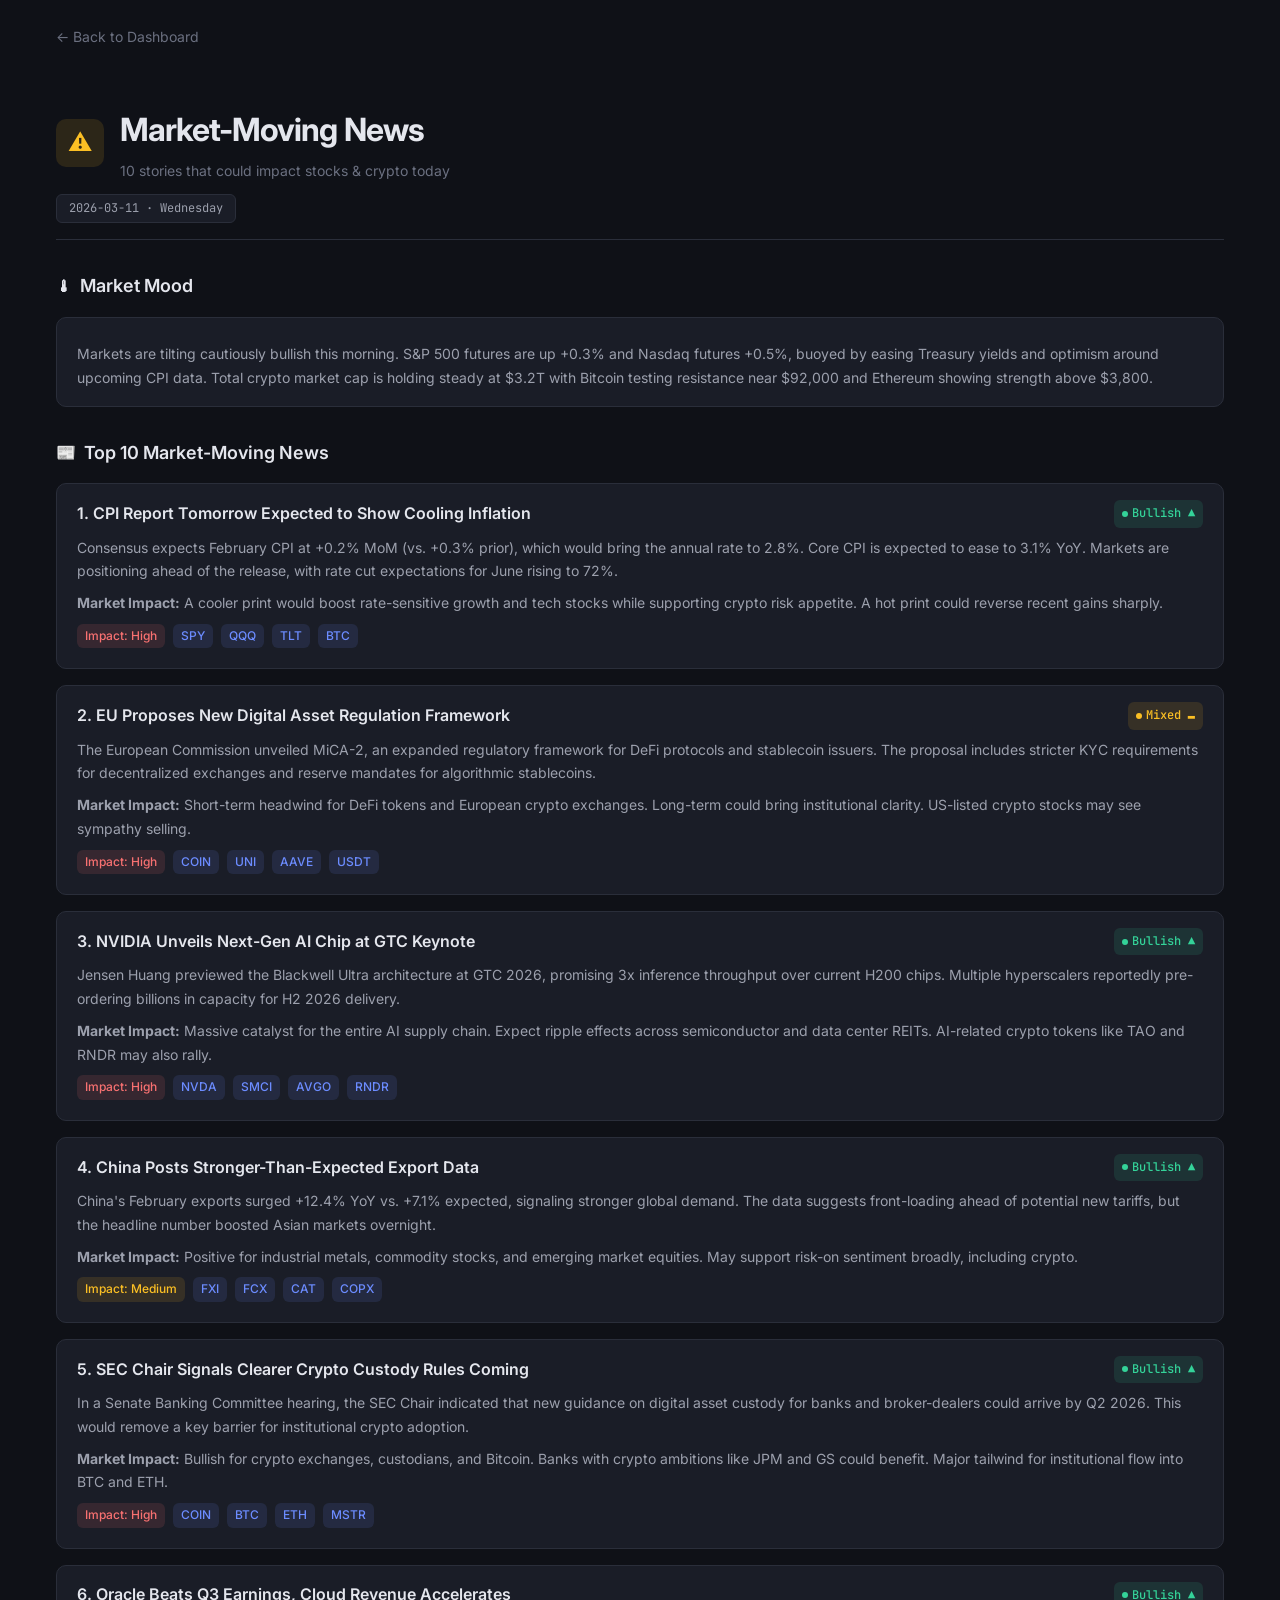
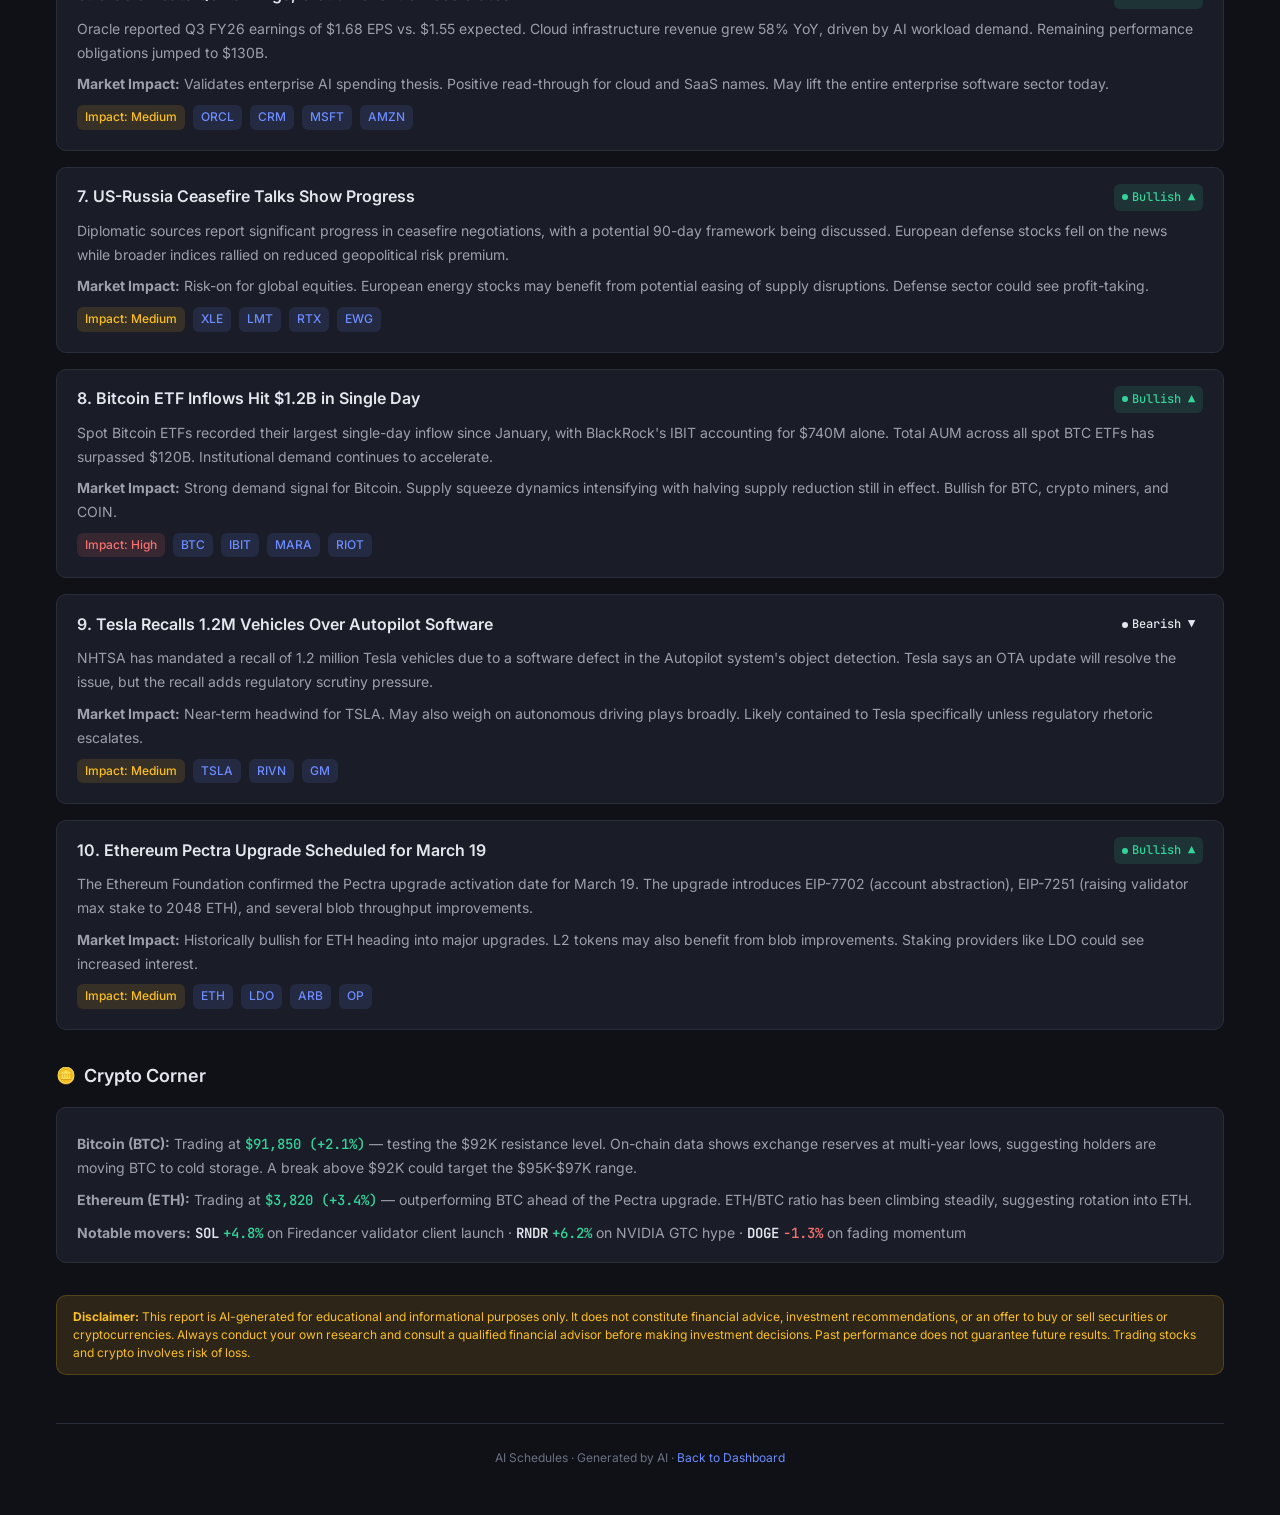
<file: output/market-news/2026-03-11.html>
<!DOCTYPE html>
<html lang="en">
<head>
  <meta charset="UTF-8">
  <meta name="viewport" content="width=device-width, initial-scale=1.0">
  <title>Market-Moving News — 2026-03-11</title>
  <link rel="preconnect" href="https://fonts.googleapis.com">
  <link rel="preconnect" href="https://fonts.gstatic.com" crossorigin>
  <link href="https://fonts.googleapis.com/css2?family=Inter:wght@400;500;600;700&family=JetBrains+Mono:wght@400;500;600&display=swap" rel="stylesheet">
  <link rel="stylesheet" href="../../shared/css/style.css">
</head>
<body>
  <div class="container container--wide">
    <a href="../../index.html" class="nav-back">&larr; Back to Dashboard</a>
    <header class="site-header">
      <div style="display:flex;align-items:center;gap:var(--space-4)">
        <div class="card__icon card__icon--news" style="width:48px;height:48px;font-size:1.5rem;">&#9888;</div>
        <div>
          <h1 class="site-header__title">Market-Moving News</h1>
          <p class="site-header__subtitle">10 stories that could impact stocks &amp; crypto today</p>
        </div>
      </div>
      <div class="site-header__date">2026-03-11 &middot; Wednesday</div>
    </header>

    <!-- Market Mood -->
    <section class="mt-6">
      <h2 class="section-title">
        <span class="section-title__icon">&#127777;</span>
        Market Mood
      </h2>
      <div class="content-item">
        <div class="content-item__body">
          <p>Markets are tilting cautiously bullish this morning. S&amp;P 500 futures are up +0.3% and Nasdaq futures +0.5%, buoyed by easing Treasury yields and optimism around upcoming CPI data. Total crypto market cap is holding steady at $3.2T with Bitcoin testing resistance near $92,000 and Ethereum showing strength above $3,800.</p>
        </div>
      </div>
    </section>

    <!-- Top 10 News -->
    <section class="mt-8">
      <h2 class="section-title">
        <span class="section-title__icon">&#128240;</span>
        Top 10 Market-Moving News
      </h2>

      <!-- Story 1 -->
      <div class="content-item mt-4">
        <div class="content-item__title" style="display:flex;align-items:center;justify-content:space-between;flex-wrap:wrap;gap:var(--space-2)">
          <span>1. CPI Report Tomorrow Expected to Show Cooling Inflation</span>
          <span class="badge badge--success"><span class="badge__dot"></span> Bullish &#9650;</span>
        </div>
        <div class="content-item__body">
          <p>Consensus expects February CPI at +0.2% MoM (vs. +0.3% prior), which would bring the annual rate to 2.8%. Core CPI is expected to ease to 3.1% YoY. Markets are positioning ahead of the release, with rate cut expectations for June rising to 72%.</p>
          <p class="mt-2"><strong>Market Impact:</strong> A cooler print would boost rate-sensitive growth and tech stocks while supporting crypto risk appetite. A hot print could reverse recent gains sharply.</p>
          <div class="mt-2">
            <span class="tag tag--red">Impact: High</span>
            <span class="tag">SPY</span> <span class="tag">QQQ</span> <span class="tag">TLT</span> <span class="tag">BTC</span>
          </div>
        </div>
      </div>

      <!-- Story 2 -->
      <div class="content-item mt-4">
        <div class="content-item__title" style="display:flex;align-items:center;justify-content:space-between;flex-wrap:wrap;gap:var(--space-2)">
          <span>2. EU Proposes New Digital Asset Regulation Framework</span>
          <span class="badge badge--warning"><span class="badge__dot"></span> Mixed &#9644;</span>
        </div>
        <div class="content-item__body">
          <p>The European Commission unveiled MiCA-2, an expanded regulatory framework for DeFi protocols and stablecoin issuers. The proposal includes stricter KYC requirements for decentralized exchanges and reserve mandates for algorithmic stablecoins.</p>
          <p class="mt-2"><strong>Market Impact:</strong> Short-term headwind for DeFi tokens and European crypto exchanges. Long-term could bring institutional clarity. US-listed crypto stocks may see sympathy selling.</p>
          <div class="mt-2">
            <span class="tag tag--red">Impact: High</span>
            <span class="tag">COIN</span> <span class="tag">UNI</span> <span class="tag">AAVE</span> <span class="tag">USDT</span>
          </div>
        </div>
      </div>

      <!-- Story 3 -->
      <div class="content-item mt-4">
        <div class="content-item__title" style="display:flex;align-items:center;justify-content:space-between;flex-wrap:wrap;gap:var(--space-2)">
          <span>3. NVIDIA Unveils Next-Gen AI Chip at GTC Keynote</span>
          <span class="badge badge--success"><span class="badge__dot"></span> Bullish &#9650;</span>
        </div>
        <div class="content-item__body">
          <p>Jensen Huang previewed the Blackwell Ultra architecture at GTC 2026, promising 3x inference throughput over current H200 chips. Multiple hyperscalers reportedly pre-ordering billions in capacity for H2 2026 delivery.</p>
          <p class="mt-2"><strong>Market Impact:</strong> Massive catalyst for the entire AI supply chain. Expect ripple effects across semiconductor and data center REITs. AI-related crypto tokens like TAO and RNDR may also rally.</p>
          <div class="mt-2">
            <span class="tag tag--red">Impact: High</span>
            <span class="tag">NVDA</span> <span class="tag">SMCI</span> <span class="tag">AVGO</span> <span class="tag">RNDR</span>
          </div>
        </div>
      </div>

      <!-- Story 4 -->
      <div class="content-item mt-4">
        <div class="content-item__title" style="display:flex;align-items:center;justify-content:space-between;flex-wrap:wrap;gap:var(--space-2)">
          <span>4. China Posts Stronger-Than-Expected Export Data</span>
          <span class="badge badge--success"><span class="badge__dot"></span> Bullish &#9650;</span>
        </div>
        <div class="content-item__body">
          <p>China's February exports surged +12.4% YoY vs. +7.1% expected, signaling stronger global demand. The data suggests front-loading ahead of potential new tariffs, but the headline number boosted Asian markets overnight.</p>
          <p class="mt-2"><strong>Market Impact:</strong> Positive for industrial metals, commodity stocks, and emerging market equities. May support risk-on sentiment broadly, including crypto.</p>
          <div class="mt-2">
            <span class="tag tag--yellow">Impact: Medium</span>
            <span class="tag">FXI</span> <span class="tag">FCX</span> <span class="tag">CAT</span> <span class="tag">COPX</span>
          </div>
        </div>
      </div>

      <!-- Story 5 -->
      <div class="content-item mt-4">
        <div class="content-item__title" style="display:flex;align-items:center;justify-content:space-between;flex-wrap:wrap;gap:var(--space-2)">
          <span>5. SEC Chair Signals Clearer Crypto Custody Rules Coming</span>
          <span class="badge badge--success"><span class="badge__dot"></span> Bullish &#9650;</span>
        </div>
        <div class="content-item__body">
          <p>In a Senate Banking Committee hearing, the SEC Chair indicated that new guidance on digital asset custody for banks and broker-dealers could arrive by Q2 2026. This would remove a key barrier for institutional crypto adoption.</p>
          <p class="mt-2"><strong>Market Impact:</strong> Bullish for crypto exchanges, custodians, and Bitcoin. Banks with crypto ambitions like JPM and GS could benefit. Major tailwind for institutional flow into BTC and ETH.</p>
          <div class="mt-2">
            <span class="tag tag--red">Impact: High</span>
            <span class="tag">COIN</span> <span class="tag">BTC</span> <span class="tag">ETH</span> <span class="tag">MSTR</span>
          </div>
        </div>
      </div>

      <!-- Story 6 -->
      <div class="content-item mt-4">
        <div class="content-item__title" style="display:flex;align-items:center;justify-content:space-between;flex-wrap:wrap;gap:var(--space-2)">
          <span>6. Oracle Beats Q3 Earnings, Cloud Revenue Accelerates</span>
          <span class="badge badge--success"><span class="badge__dot"></span> Bullish &#9650;</span>
        </div>
        <div class="content-item__body">
          <p>Oracle reported Q3 FY26 earnings of $1.68 EPS vs. $1.55 expected. Cloud infrastructure revenue grew 58% YoY, driven by AI workload demand. Remaining performance obligations jumped to $130B.</p>
          <p class="mt-2"><strong>Market Impact:</strong> Validates enterprise AI spending thesis. Positive read-through for cloud and SaaS names. May lift the entire enterprise software sector today.</p>
          <div class="mt-2">
            <span class="tag tag--yellow">Impact: Medium</span>
            <span class="tag">ORCL</span> <span class="tag">CRM</span> <span class="tag">MSFT</span> <span class="tag">AMZN</span>
          </div>
        </div>
      </div>

      <!-- Story 7 -->
      <div class="content-item mt-4">
        <div class="content-item__title" style="display:flex;align-items:center;justify-content:space-between;flex-wrap:wrap;gap:var(--space-2)">
          <span>7. US-Russia Ceasefire Talks Show Progress</span>
          <span class="badge badge--success"><span class="badge__dot"></span> Bullish &#9650;</span>
        </div>
        <div class="content-item__body">
          <p>Diplomatic sources report significant progress in ceasefire negotiations, with a potential 90-day framework being discussed. European defense stocks fell on the news while broader indices rallied on reduced geopolitical risk premium.</p>
          <p class="mt-2"><strong>Market Impact:</strong> Risk-on for global equities. European energy stocks may benefit from potential easing of supply disruptions. Defense sector could see profit-taking.</p>
          <div class="mt-2">
            <span class="tag tag--yellow">Impact: Medium</span>
            <span class="tag">XLE</span> <span class="tag">LMT</span> <span class="tag">RTX</span> <span class="tag">EWG</span>
          </div>
        </div>
      </div>

      <!-- Story 8 -->
      <div class="content-item mt-4">
        <div class="content-item__title" style="display:flex;align-items:center;justify-content:space-between;flex-wrap:wrap;gap:var(--space-2)">
          <span>8. Bitcoin ETF Inflows Hit $1.2B in Single Day</span>
          <span class="badge badge--success"><span class="badge__dot"></span> Bullish &#9650;</span>
        </div>
        <div class="content-item__body">
          <p>Spot Bitcoin ETFs recorded their largest single-day inflow since January, with BlackRock's IBIT accounting for $740M alone. Total AUM across all spot BTC ETFs has surpassed $120B. Institutional demand continues to accelerate.</p>
          <p class="mt-2"><strong>Market Impact:</strong> Strong demand signal for Bitcoin. Supply squeeze dynamics intensifying with halving supply reduction still in effect. Bullish for BTC, crypto miners, and COIN.</p>
          <div class="mt-2">
            <span class="tag tag--red">Impact: High</span>
            <span class="tag">BTC</span> <span class="tag">IBIT</span> <span class="tag">MARA</span> <span class="tag">RIOT</span>
          </div>
        </div>
      </div>

      <!-- Story 9 -->
      <div class="content-item mt-4">
        <div class="content-item__title" style="display:flex;align-items:center;justify-content:space-between;flex-wrap:wrap;gap:var(--space-2)">
          <span>9. Tesla Recalls 1.2M Vehicles Over Autopilot Software</span>
          <span class="badge badge--danger"><span class="badge__dot"></span> Bearish &#9660;</span>
        </div>
        <div class="content-item__body">
          <p>NHTSA has mandated a recall of 1.2 million Tesla vehicles due to a software defect in the Autopilot system's object detection. Tesla says an OTA update will resolve the issue, but the recall adds regulatory scrutiny pressure.</p>
          <p class="mt-2"><strong>Market Impact:</strong> Near-term headwind for TSLA. May also weigh on autonomous driving plays broadly. Likely contained to Tesla specifically unless regulatory rhetoric escalates.</p>
          <div class="mt-2">
            <span class="tag tag--yellow">Impact: Medium</span>
            <span class="tag">TSLA</span> <span class="tag">RIVN</span> <span class="tag">GM</span>
          </div>
        </div>
      </div>

      <!-- Story 10 -->
      <div class="content-item mt-4">
        <div class="content-item__title" style="display:flex;align-items:center;justify-content:space-between;flex-wrap:wrap;gap:var(--space-2)">
          <span>10. Ethereum Pectra Upgrade Scheduled for March 19</span>
          <span class="badge badge--success"><span class="badge__dot"></span> Bullish &#9650;</span>
        </div>
        <div class="content-item__body">
          <p>The Ethereum Foundation confirmed the Pectra upgrade activation date for March 19. The upgrade introduces EIP-7702 (account abstraction), EIP-7251 (raising validator max stake to 2048 ETH), and several blob throughput improvements.</p>
          <p class="mt-2"><strong>Market Impact:</strong> Historically bullish for ETH heading into major upgrades. L2 tokens may also benefit from blob improvements. Staking providers like LDO could see increased interest.</p>
          <div class="mt-2">
            <span class="tag tag--yellow">Impact: Medium</span>
            <span class="tag">ETH</span> <span class="tag">LDO</span> <span class="tag">ARB</span> <span class="tag">OP</span>
          </div>
        </div>
      </div>
    </section>

    <!-- Crypto Corner -->
    <section class="mt-8">
      <h2 class="section-title">
        <span class="section-title__icon">&#129689;</span>
        Crypto Corner
      </h2>
      <div class="content-item">
        <div class="content-item__body">
          <p><strong>Bitcoin (BTC):</strong> Trading at <span class="stock-change--up">$91,850 (+2.1%)</span> — testing the $92K resistance level. On-chain data shows exchange reserves at multi-year lows, suggesting holders are moving BTC to cold storage. A break above $92K could target the $95K-$97K range.</p>
          <p class="mt-2"><strong>Ethereum (ETH):</strong> Trading at <span class="stock-change--up">$3,820 (+3.4%)</span> — outperforming BTC ahead of the Pectra upgrade. ETH/BTC ratio has been climbing steadily, suggesting rotation into ETH.</p>
          <p class="mt-2"><strong>Notable movers:</strong> <span class="stock-symbol">SOL</span> <span class="stock-change--up">+4.8%</span> on Firedancer validator client launch &middot; <span class="stock-symbol">RNDR</span> <span class="stock-change--up">+6.2%</span> on NVIDIA GTC hype &middot; <span class="stock-symbol">DOGE</span> <span class="stock-change--down">-1.3%</span> on fading momentum</p>
        </div>
      </div>
    </section>

    <div class="disclaimer mt-8">
      <strong>Disclaimer:</strong> This report is AI-generated for educational and informational purposes only.
      It does not constitute financial advice, investment recommendations, or an offer to buy or sell securities or cryptocurrencies.
      Always conduct your own research and consult a qualified financial advisor before making investment decisions.
      Past performance does not guarantee future results. Trading stocks and crypto involves risk of loss.
    </div>
    <footer class="site-footer">
      AI Schedules &middot; Generated by AI &middot; <a href="../../index.html">Back to Dashboard</a>
    </footer>
  </div>
</body>
</html>
</file>
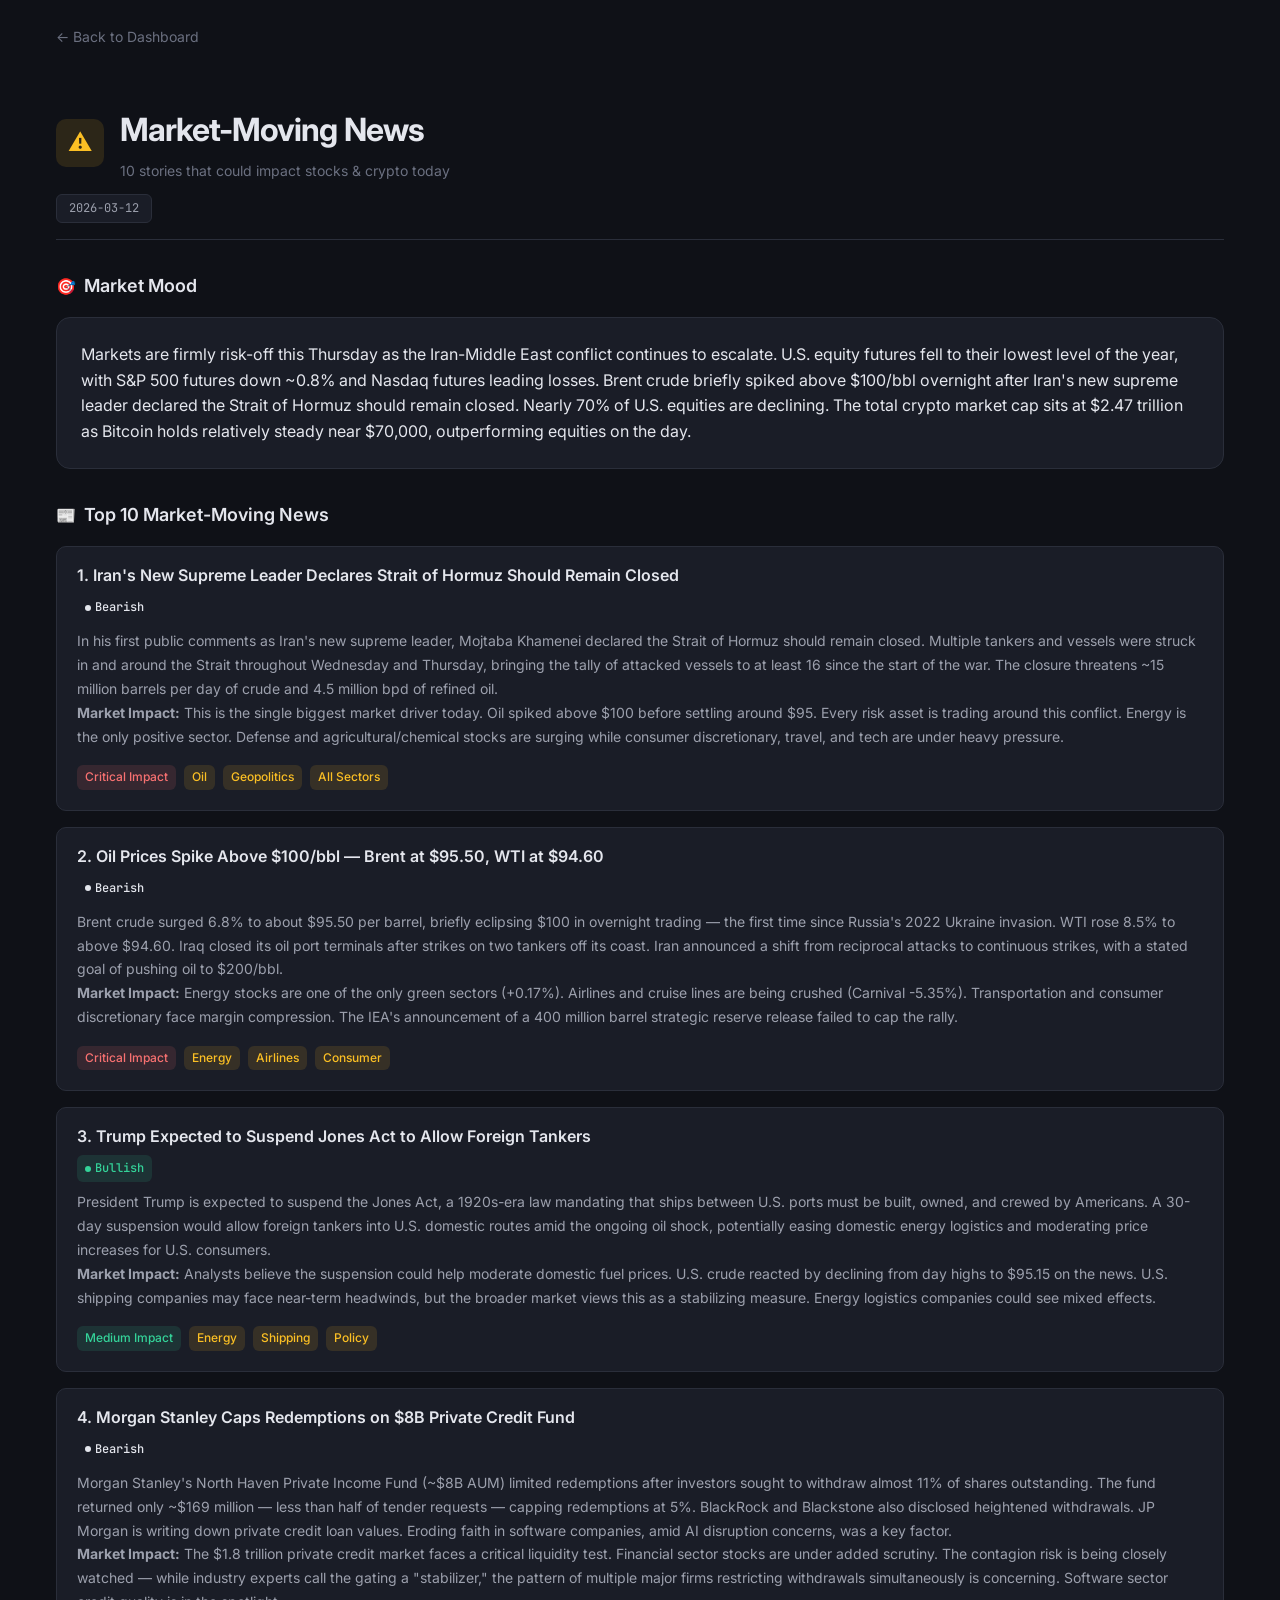
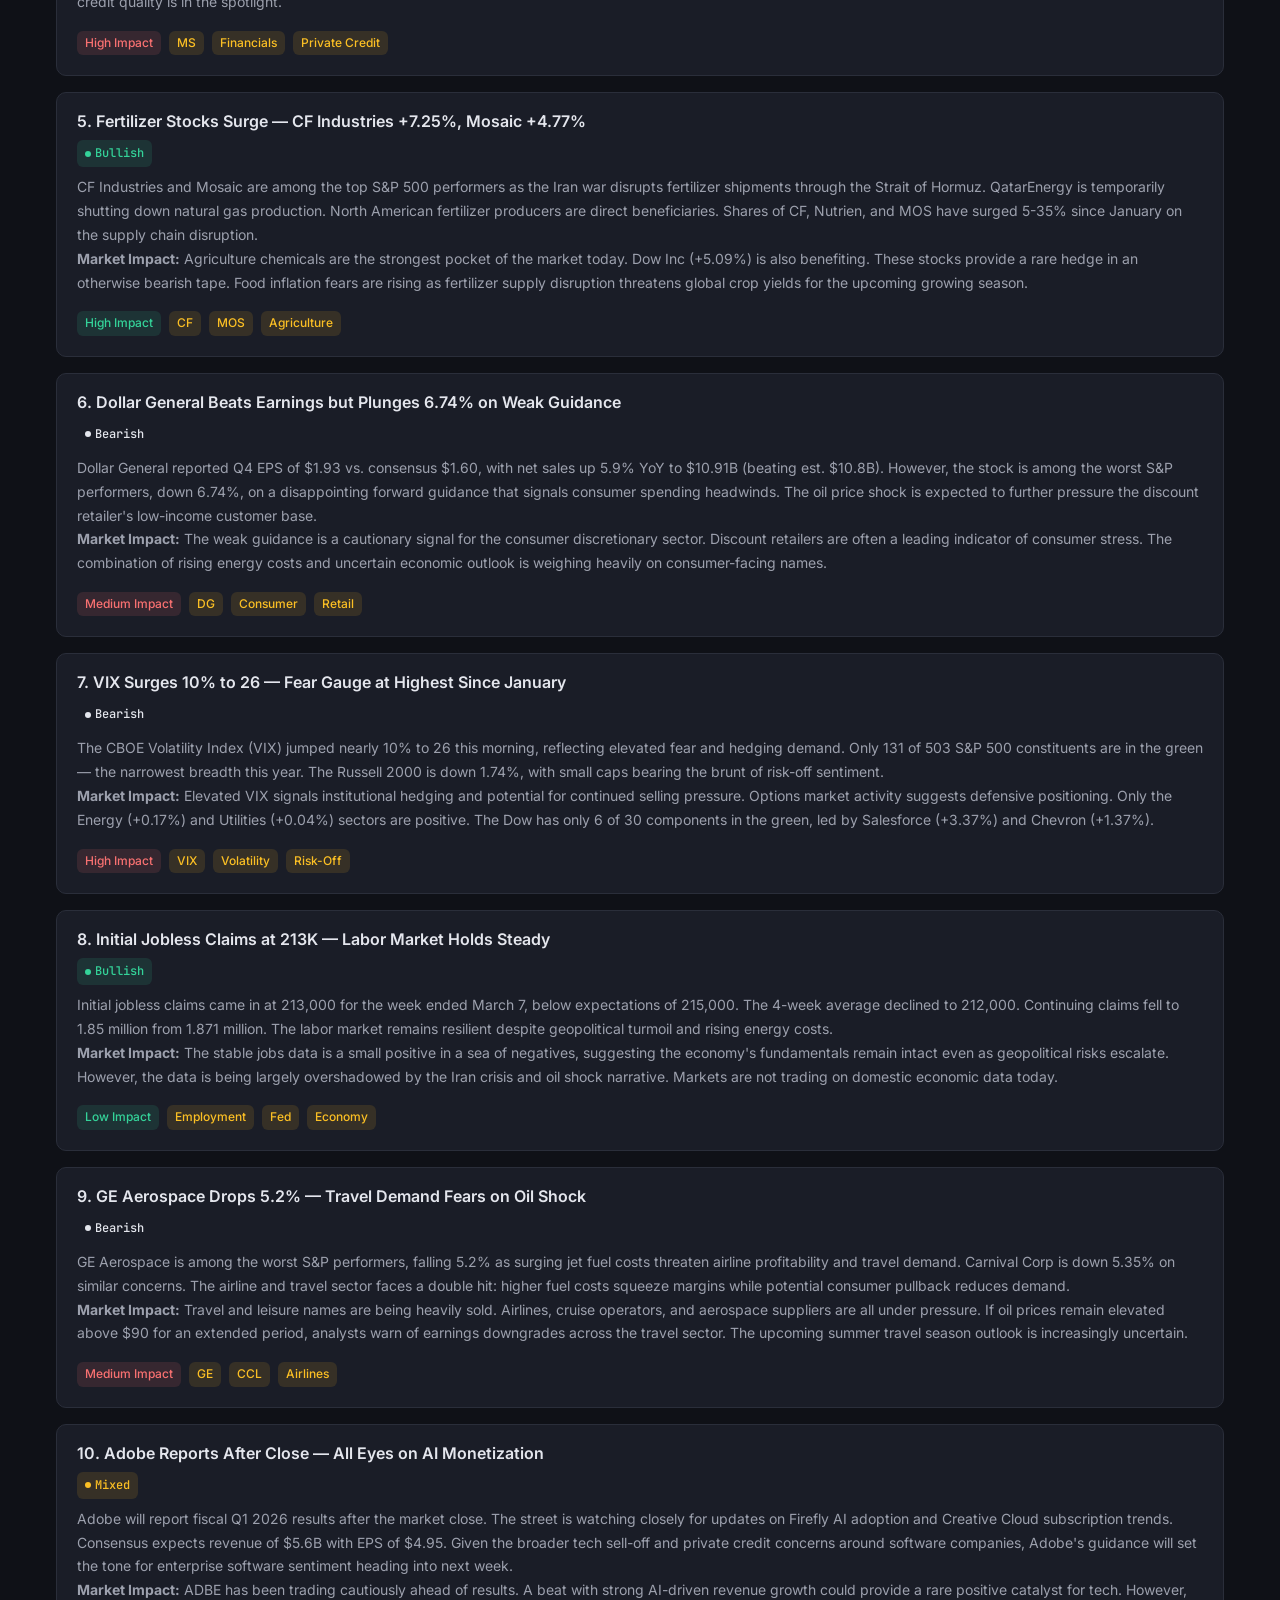
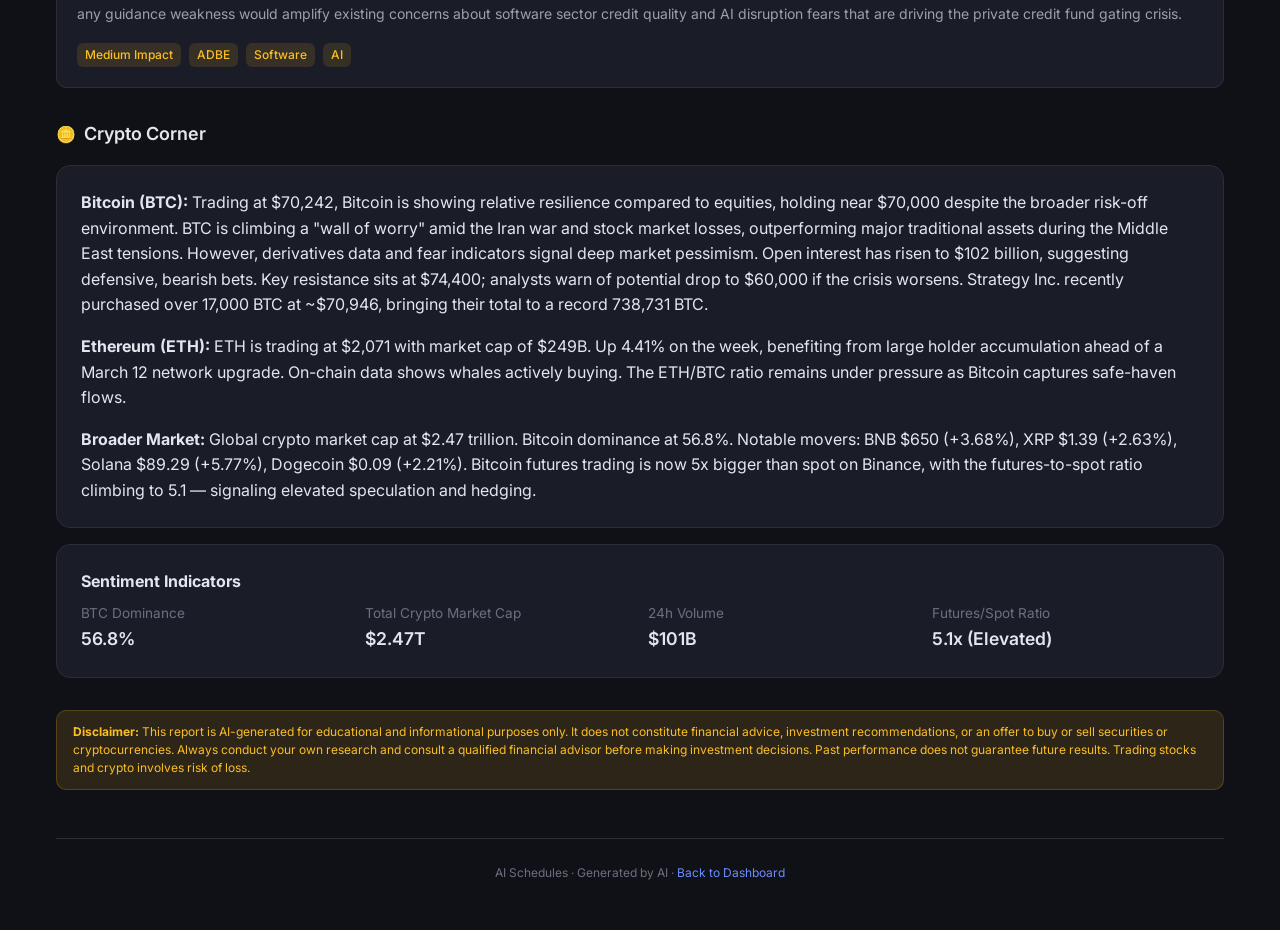
<file: output/market-news/2026-03-12.html>
<!DOCTYPE html>
<html lang="en">
<head>
  <meta charset="UTF-8">
  <meta name="viewport" content="width=device-width, initial-scale=1.0">
  <title>Market-Moving News — 2026-03-12</title>
  <link rel="preconnect" href="https://fonts.googleapis.com">
  <link rel="preconnect" href="https://fonts.gstatic.com" crossorigin>
  <link href="https://fonts.googleapis.com/css2?family=Inter:wght@400;500;600;700&family=JetBrains+Mono:wght@400;500;600&display=swap" rel="stylesheet">
  <link rel="stylesheet" href="../../shared/css/style.css">
</head>
<body>
  <div class="container container--wide">
    <a href="../../index.html" class="nav-back">&larr; Back to Dashboard</a>
    <header class="site-header">
      <div style="display:flex;align-items:center;gap:var(--space-4)">
        <div class="card__icon card__icon--news" style="width:48px;height:48px;font-size:1.5rem;">&#9888;</div>
        <div>
          <h1 class="site-header__title">Market-Moving News</h1>
          <p class="site-header__subtitle">10 stories that could impact stocks &amp; crypto today</p>
        </div>
      </div>
      <div class="site-header__date">2026-03-12</div>
    </header>

    <section class="mt-6">
      <h2 class="section-title"><span class="section-title__icon">&#127919;</span> Market Mood</h2>
      <div class="card mt-4">
        <div class="card__body">
          <p>Markets are firmly risk-off this Thursday as the Iran-Middle East conflict continues to escalate. U.S. equity futures fell to their lowest level of the year, with S&amp;P 500 futures down ~0.8% and Nasdaq futures leading losses. Brent crude briefly spiked above $100/bbl overnight after Iran's new supreme leader declared the Strait of Hormuz should remain closed. Nearly 70% of U.S. equities are declining. The total crypto market cap sits at $2.47 trillion as Bitcoin holds relatively steady near $70,000, outperforming equities on the day.</p>
        </div>
      </div>
    </section>

    <section class="mt-8">
      <h2 class="section-title"><span class="section-title__icon">&#128240;</span> Top 10 Market-Moving News</h2>

      <div class="content-item mt-4">
        <h3 class="content-item__title">1. Iran's New Supreme Leader Declares Strait of Hormuz Should Remain Closed</h3>
        <div><span class="badge badge--danger"><span class="badge__dot"></span> Bearish</span></div>
        <div class="content-item__body">
          <p>In his first public comments as Iran's new supreme leader, Mojtaba Khamenei declared the Strait of Hormuz should remain closed. Multiple tankers and vessels were struck in and around the Strait throughout Wednesday and Thursday, bringing the tally of attacked vessels to at least 16 since the start of the war. The closure threatens ~15 million barrels per day of crude and 4.5 million bpd of refined oil.</p>
          <p><strong>Market Impact:</strong> This is the single biggest market driver today. Oil spiked above $100 before settling around $95. Every risk asset is trading around this conflict. Energy is the only positive sector. Defense and agricultural/chemical stocks are surging while consumer discretionary, travel, and tech are under heavy pressure.</p>
          <div class="mt-4">
            <span class="tag tag--red">Critical Impact</span>
            <span class="tag tag--yellow">Oil</span>
            <span class="tag tag--yellow">Geopolitics</span>
            <span class="tag tag--yellow">All Sectors</span>
          </div>
        </div>
      </div>

      <div class="content-item mt-4">
        <h3 class="content-item__title">2. Oil Prices Spike Above $100/bbl — Brent at $95.50, WTI at $94.60</h3>
        <div><span class="badge badge--danger"><span class="badge__dot"></span> Bearish</span></div>
        <div class="content-item__body">
          <p>Brent crude surged 6.8% to about $95.50 per barrel, briefly eclipsing $100 in overnight trading — the first time since Russia's 2022 Ukraine invasion. WTI rose 8.5% to above $94.60. Iraq closed its oil port terminals after strikes on two tankers off its coast. Iran announced a shift from reciprocal attacks to continuous strikes, with a stated goal of pushing oil to $200/bbl.</p>
          <p><strong>Market Impact:</strong> Energy stocks are one of the only green sectors (+0.17%). Airlines and cruise lines are being crushed (Carnival -5.35%). Transportation and consumer discretionary face margin compression. The IEA's announcement of a 400 million barrel strategic reserve release failed to cap the rally.</p>
          <div class="mt-4">
            <span class="tag tag--red">Critical Impact</span>
            <span class="tag tag--yellow">Energy</span>
            <span class="tag tag--yellow">Airlines</span>
            <span class="tag tag--yellow">Consumer</span>
          </div>
        </div>
      </div>

      <div class="content-item mt-4">
        <h3 class="content-item__title">3. Trump Expected to Suspend Jones Act to Allow Foreign Tankers</h3>
        <div><span class="badge badge--success"><span class="badge__dot"></span> Bullish</span></div>
        <div class="content-item__body">
          <p>President Trump is expected to suspend the Jones Act, a 1920s-era law mandating that ships between U.S. ports must be built, owned, and crewed by Americans. A 30-day suspension would allow foreign tankers into U.S. domestic routes amid the ongoing oil shock, potentially easing domestic energy logistics and moderating price increases for U.S. consumers.</p>
          <p><strong>Market Impact:</strong> Analysts believe the suspension could help moderate domestic fuel prices. U.S. crude reacted by declining from day highs to $95.15 on the news. U.S. shipping companies may face near-term headwinds, but the broader market views this as a stabilizing measure. Energy logistics companies could see mixed effects.</p>
          <div class="mt-4">
            <span class="tag tag--green">Medium Impact</span>
            <span class="tag tag--yellow">Energy</span>
            <span class="tag tag--yellow">Shipping</span>
            <span class="tag tag--yellow">Policy</span>
          </div>
        </div>
      </div>

      <div class="content-item mt-4">
        <h3 class="content-item__title">4. Morgan Stanley Caps Redemptions on $8B Private Credit Fund</h3>
        <div><span class="badge badge--danger"><span class="badge__dot"></span> Bearish</span></div>
        <div class="content-item__body">
          <p>Morgan Stanley's North Haven Private Income Fund (~$8B AUM) limited redemptions after investors sought to withdraw almost 11% of shares outstanding. The fund returned only ~$169 million — less than half of tender requests — capping redemptions at 5%. BlackRock and Blackstone also disclosed heightened withdrawals. JP Morgan is writing down private credit loan values. Eroding faith in software companies, amid AI disruption concerns, was a key factor.</p>
          <p><strong>Market Impact:</strong> The $1.8 trillion private credit market faces a critical liquidity test. Financial sector stocks are under added scrutiny. The contagion risk is being closely watched — while industry experts call the gating a "stabilizer," the pattern of multiple major firms restricting withdrawals simultaneously is concerning. Software sector credit quality is in the spotlight.</p>
          <div class="mt-4">
            <span class="tag tag--red">High Impact</span>
            <span class="tag tag--yellow">MS</span>
            <span class="tag tag--yellow">Financials</span>
            <span class="tag tag--yellow">Private Credit</span>
          </div>
        </div>
      </div>

      <div class="content-item mt-4">
        <h3 class="content-item__title">5. Fertilizer Stocks Surge — CF Industries +7.25%, Mosaic +4.77%</h3>
        <div><span class="badge badge--success"><span class="badge__dot"></span> Bullish</span></div>
        <div class="content-item__body">
          <p>CF Industries and Mosaic are among the top S&amp;P 500 performers as the Iran war disrupts fertilizer shipments through the Strait of Hormuz. QatarEnergy is temporarily shutting down natural gas production. North American fertilizer producers are direct beneficiaries. Shares of CF, Nutrien, and MOS have surged 5-35% since January on the supply chain disruption.</p>
          <p><strong>Market Impact:</strong> Agriculture chemicals are the strongest pocket of the market today. Dow Inc (+5.09%) is also benefiting. These stocks provide a rare hedge in an otherwise bearish tape. Food inflation fears are rising as fertilizer supply disruption threatens global crop yields for the upcoming growing season.</p>
          <div class="mt-4">
            <span class="tag tag--green">High Impact</span>
            <span class="tag tag--yellow">CF</span>
            <span class="tag tag--yellow">MOS</span>
            <span class="tag tag--yellow">Agriculture</span>
          </div>
        </div>
      </div>

      <div class="content-item mt-4">
        <h3 class="content-item__title">6. Dollar General Beats Earnings but Plunges 6.74% on Weak Guidance</h3>
        <div><span class="badge badge--danger"><span class="badge__dot"></span> Bearish</span></div>
        <div class="content-item__body">
          <p>Dollar General reported Q4 EPS of $1.93 vs. consensus $1.60, with net sales up 5.9% YoY to $10.91B (beating est. $10.8B). However, the stock is among the worst S&amp;P performers, down 6.74%, on a disappointing forward guidance that signals consumer spending headwinds. The oil price shock is expected to further pressure the discount retailer's low-income customer base.</p>
          <p><strong>Market Impact:</strong> The weak guidance is a cautionary signal for the consumer discretionary sector. Discount retailers are often a leading indicator of consumer stress. The combination of rising energy costs and uncertain economic outlook is weighing heavily on consumer-facing names.</p>
          <div class="mt-4">
            <span class="tag tag--red">Medium Impact</span>
            <span class="tag tag--yellow">DG</span>
            <span class="tag tag--yellow">Consumer</span>
            <span class="tag tag--yellow">Retail</span>
          </div>
        </div>
      </div>

      <div class="content-item mt-4">
        <h3 class="content-item__title">7. VIX Surges 10% to 26 — Fear Gauge at Highest Since January</h3>
        <div><span class="badge badge--danger"><span class="badge__dot"></span> Bearish</span></div>
        <div class="content-item__body">
          <p>The CBOE Volatility Index (VIX) jumped nearly 10% to 26 this morning, reflecting elevated fear and hedging demand. Only 131 of 503 S&amp;P 500 constituents are in the green — the narrowest breadth this year. The Russell 2000 is down 1.74%, with small caps bearing the brunt of risk-off sentiment.</p>
          <p><strong>Market Impact:</strong> Elevated VIX signals institutional hedging and potential for continued selling pressure. Options market activity suggests defensive positioning. Only the Energy (+0.17%) and Utilities (+0.04%) sectors are positive. The Dow has only 6 of 30 components in the green, led by Salesforce (+3.37%) and Chevron (+1.37%).</p>
          <div class="mt-4">
            <span class="tag tag--red">High Impact</span>
            <span class="tag tag--yellow">VIX</span>
            <span class="tag tag--yellow">Volatility</span>
            <span class="tag tag--yellow">Risk-Off</span>
          </div>
        </div>
      </div>

      <div class="content-item mt-4">
        <h3 class="content-item__title">8. Initial Jobless Claims at 213K — Labor Market Holds Steady</h3>
        <div><span class="badge badge--success"><span class="badge__dot"></span> Bullish</span></div>
        <div class="content-item__body">
          <p>Initial jobless claims came in at 213,000 for the week ended March 7, below expectations of 215,000. The 4-week average declined to 212,000. Continuing claims fell to 1.85 million from 1.871 million. The labor market remains resilient despite geopolitical turmoil and rising energy costs.</p>
          <p><strong>Market Impact:</strong> The stable jobs data is a small positive in a sea of negatives, suggesting the economy's fundamentals remain intact even as geopolitical risks escalate. However, the data is being largely overshadowed by the Iran crisis and oil shock narrative. Markets are not trading on domestic economic data today.</p>
          <div class="mt-4">
            <span class="tag tag--green">Low Impact</span>
            <span class="tag tag--yellow">Employment</span>
            <span class="tag tag--yellow">Fed</span>
            <span class="tag tag--yellow">Economy</span>
          </div>
        </div>
      </div>

      <div class="content-item mt-4">
        <h3 class="content-item__title">9. GE Aerospace Drops 5.2% — Travel Demand Fears on Oil Shock</h3>
        <div><span class="badge badge--danger"><span class="badge__dot"></span> Bearish</span></div>
        <div class="content-item__body">
          <p>GE Aerospace is among the worst S&amp;P performers, falling 5.2% as surging jet fuel costs threaten airline profitability and travel demand. Carnival Corp is down 5.35% on similar concerns. The airline and travel sector faces a double hit: higher fuel costs squeeze margins while potential consumer pullback reduces demand.</p>
          <p><strong>Market Impact:</strong> Travel and leisure names are being heavily sold. Airlines, cruise operators, and aerospace suppliers are all under pressure. If oil prices remain elevated above $90 for an extended period, analysts warn of earnings downgrades across the travel sector. The upcoming summer travel season outlook is increasingly uncertain.</p>
          <div class="mt-4">
            <span class="tag tag--red">Medium Impact</span>
            <span class="tag tag--yellow">GE</span>
            <span class="tag tag--yellow">CCL</span>
            <span class="tag tag--yellow">Airlines</span>
          </div>
        </div>
      </div>

      <div class="content-item mt-4">
        <h3 class="content-item__title">10. Adobe Reports After Close — All Eyes on AI Monetization</h3>
        <div><span class="badge badge--warning"><span class="badge__dot"></span> Mixed</span></div>
        <div class="content-item__body">
          <p>Adobe will report fiscal Q1 2026 results after the market close. The street is watching closely for updates on Firefly AI adoption and Creative Cloud subscription trends. Consensus expects revenue of $5.6B with EPS of $4.95. Given the broader tech sell-off and private credit concerns around software companies, Adobe's guidance will set the tone for enterprise software sentiment heading into next week.</p>
          <p><strong>Market Impact:</strong> ADBE has been trading cautiously ahead of results. A beat with strong AI-driven revenue growth could provide a rare positive catalyst for tech. However, any guidance weakness would amplify existing concerns about software sector credit quality and AI disruption fears that are driving the private credit fund gating crisis.</p>
          <div class="mt-4">
            <span class="tag tag--yellow">Medium Impact</span>
            <span class="tag tag--yellow">ADBE</span>
            <span class="tag tag--yellow">Software</span>
            <span class="tag tag--yellow">AI</span>
          </div>
        </div>
      </div>
    </section>

    <section class="mt-8">
      <h2 class="section-title"><span class="section-title__icon">&#129689;</span> Crypto Corner</h2>
      <div class="card mt-4">
        <div class="card__body">
          <p><strong>Bitcoin (BTC):</strong> Trading at $70,242, Bitcoin is showing relative resilience compared to equities, holding near $70,000 despite the broader risk-off environment. BTC is climbing a "wall of worry" amid the Iran war and stock market losses, outperforming major traditional assets during the Middle East tensions. However, derivatives data and fear indicators signal deep market pessimism. Open interest has risen to $102 billion, suggesting defensive, bearish bets. Key resistance sits at $74,400; analysts warn of potential drop to $60,000 if the crisis worsens. Strategy Inc. recently purchased over 17,000 BTC at ~$70,946, bringing their total to a record 738,731 BTC.</p>
          <p class="mt-4"><strong>Ethereum (ETH):</strong> ETH is trading at $2,071 with market cap of $249B. Up 4.41% on the week, benefiting from large holder accumulation ahead of a March 12 network upgrade. On-chain data shows whales actively buying. The ETH/BTC ratio remains under pressure as Bitcoin captures safe-haven flows.</p>
          <p class="mt-4"><strong>Broader Market:</strong> Global crypto market cap at $2.47 trillion. Bitcoin dominance at 56.8%. Notable movers: BNB $650 (+3.68%), XRP $1.39 (+2.63%), Solana $89.29 (+5.77%), Dogecoin $0.09 (+2.21%). Bitcoin futures trading is now 5x bigger than spot on Binance, with the futures-to-spot ratio climbing to 5.1 — signaling elevated speculation and hedging.</p>
        </div>
      </div>

      <div class="card mt-4">
        <div class="card__body">
          <h3 style="font-size:1rem;margin-bottom:var(--space-2);">Sentiment Indicators</h3>
          <div style="display:grid;grid-template-columns:repeat(auto-fit,minmax(180px,1fr));gap:var(--space-4);">
            <div>
              <div class="text-muted" style="font-size:0.85rem;">BTC Dominance</div>
              <div style="font-size:1.1rem;font-weight:600;">56.8%</div>
            </div>
            <div>
              <div class="text-muted" style="font-size:0.85rem;">Total Crypto Market Cap</div>
              <div style="font-size:1.1rem;font-weight:600;">$2.47T</div>
            </div>
            <div>
              <div class="text-muted" style="font-size:0.85rem;">24h Volume</div>
              <div style="font-size:1.1rem;font-weight:600;">$101B</div>
            </div>
            <div>
              <div class="text-muted" style="font-size:0.85rem;">Futures/Spot Ratio</div>
              <div style="font-size:1.1rem;font-weight:600;">5.1x (Elevated)</div>
            </div>
          </div>
        </div>
      </div>
    </section>

    <div class="disclaimer mt-8">
      <strong>Disclaimer:</strong> This report is AI-generated for educational and informational purposes only.
      It does not constitute financial advice, investment recommendations, or an offer to buy or sell securities or cryptocurrencies.
      Always conduct your own research and consult a qualified financial advisor before making investment decisions.
      Past performance does not guarantee future results. Trading stocks and crypto involves risk of loss.
    </div>
    <footer class="site-footer">
      AI Schedules &middot; Generated by AI &middot; <a href="../../index.html">Back to Dashboard</a>
    </footer>
  </div>
</body>
</html>
</file>
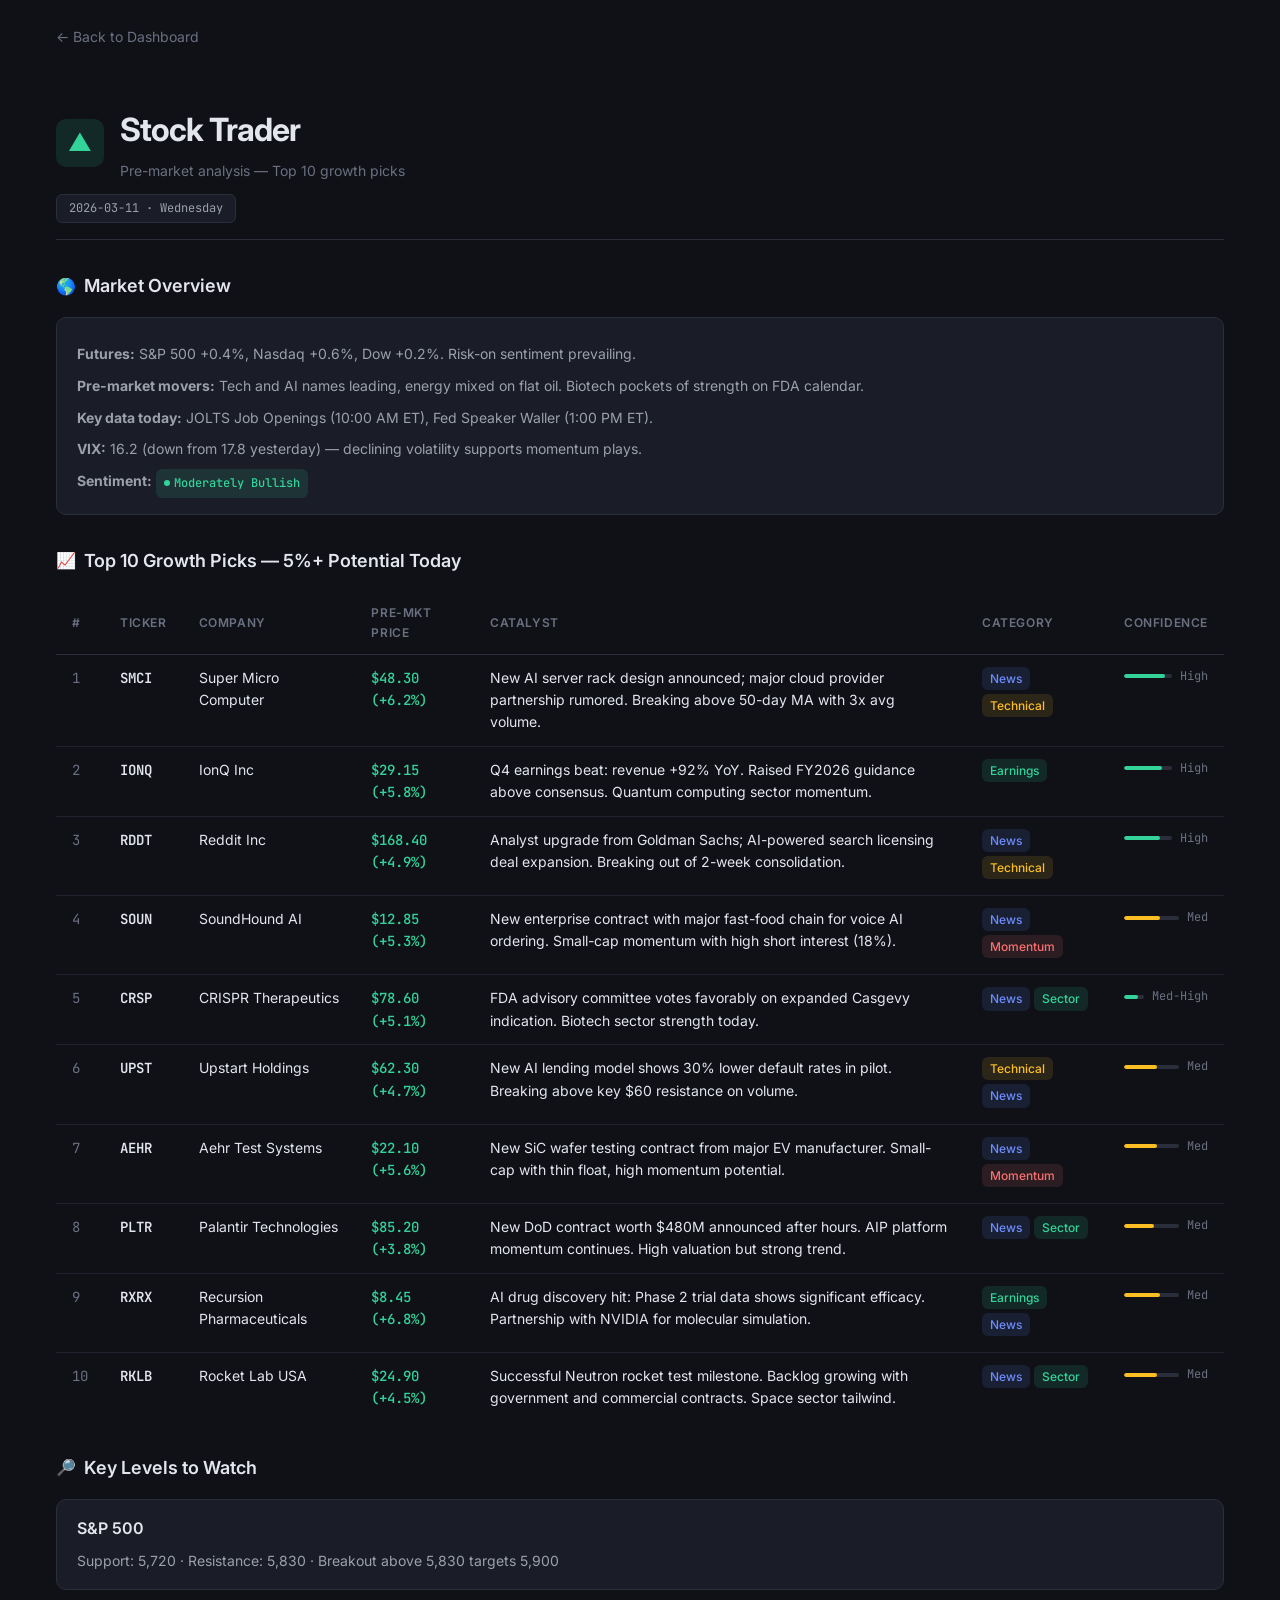
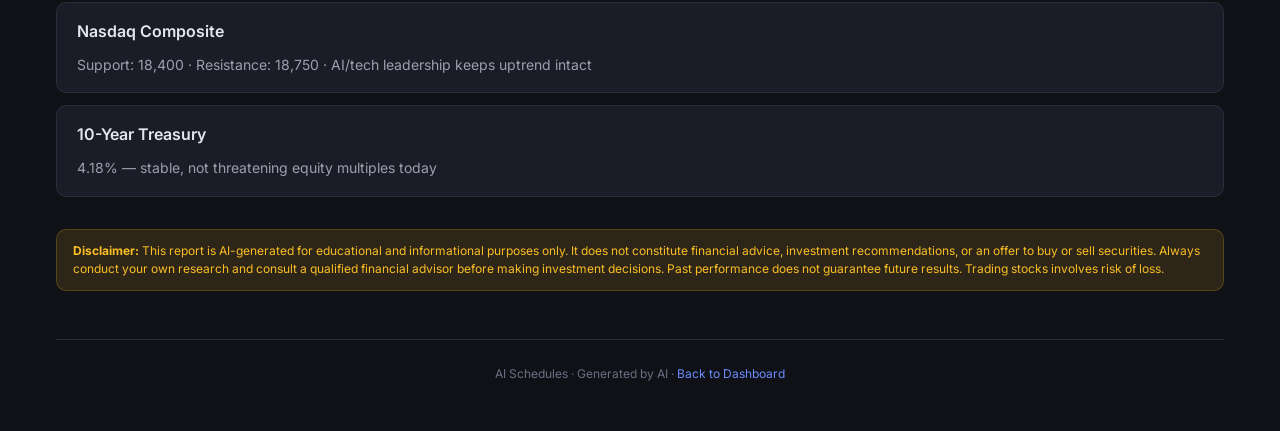
<file: output/stock-trader/2026-03-11.html>
<!DOCTYPE html>
<html lang="en">
<head>
  <meta charset="UTF-8">
  <meta name="viewport" content="width=device-width, initial-scale=1.0">
  <title>Stock Trader — 2026-03-11</title>
  <link rel="preconnect" href="https://fonts.googleapis.com">
  <link rel="preconnect" href="https://fonts.gstatic.com" crossorigin>
  <link href="https://fonts.googleapis.com/css2?family=Inter:wght@400;500;600;700&family=JetBrains+Mono:wght@400;500;600&display=swap" rel="stylesheet">
  <link rel="stylesheet" href="../../shared/css/style.css">
</head>
<body>
  <div class="container container--wide">
    <a href="../../index.html" class="nav-back">&larr; Back to Dashboard</a>
    <header class="site-header">
      <div style="display:flex;align-items:center;gap:var(--space-4)">
        <div class="card__icon card__icon--stock" style="width:48px;height:48px;font-size:1.5rem;">&#9650;</div>
        <div>
          <h1 class="site-header__title">Stock Trader</h1>
          <p class="site-header__subtitle">Pre-market analysis — Top 10 growth picks</p>
        </div>
      </div>
      <div class="site-header__date">2026-03-11 &middot; Wednesday</div>
    </header>

    <!-- Market Overview -->
    <section class="mt-6">
      <h2 class="section-title">
        <span class="section-title__icon">&#127758;</span>
        Market Overview
      </h2>
      <div class="content-item">
        <div class="content-item__body">
          <p><strong>Futures:</strong> S&amp;P 500 +0.4%, Nasdaq +0.6%, Dow +0.2%. Risk-on sentiment prevailing.</p>
          <p class="mt-2"><strong>Pre-market movers:</strong> Tech and AI names leading, energy mixed on flat oil. Biotech pockets of strength on FDA calendar.</p>
          <p class="mt-2"><strong>Key data today:</strong> JOLTS Job Openings (10:00 AM ET), Fed Speaker Waller (1:00 PM ET).</p>
          <p class="mt-2"><strong>VIX:</strong> 16.2 (down from 17.8 yesterday) — declining volatility supports momentum plays.</p>
          <p class="mt-2"><strong>Sentiment:</strong> <span class="badge badge--success"><span class="badge__dot"></span> Moderately Bullish</span></p>
        </div>
      </div>
    </section>

    <!-- Top 10 Picks -->
    <section class="mt-8">
      <h2 class="section-title">
        <span class="section-title__icon">&#128200;</span>
        Top 10 Growth Picks — 5%+ Potential Today
      </h2>

      <div style="overflow-x:auto;">
        <table class="stock-table">
          <thead>
            <tr>
              <th>#</th>
              <th>Ticker</th>
              <th>Company</th>
              <th>Pre-Mkt Price</th>
              <th>Catalyst</th>
              <th>Category</th>
              <th>Confidence</th>
            </tr>
          </thead>
          <tbody>
            <tr>
              <td class="text-muted text-mono">1</td>
              <td><span class="stock-symbol">SMCI</span></td>
              <td>Super Micro Computer</td>
              <td>
                <span class="stock-change--up">$48.30 (+6.2%)</span>
              </td>
              <td>New AI server rack design announced; major cloud provider partnership rumored. Breaking above 50-day MA with 3x avg volume.</td>
              <td><span class="tag">News</span><span class="tag tag--yellow">Technical</span></td>
              <td>
                <div class="confidence">
                  <div class="confidence__bar"><div class="confidence__fill" style="width:85%;background:var(--color-success)"></div></div>
                  <span class="confidence__label">High</span>
                </div>
              </td>
            </tr>
            <tr>
              <td class="text-muted text-mono">2</td>
              <td><span class="stock-symbol">IONQ</span></td>
              <td>IonQ Inc</td>
              <td>
                <span class="stock-change--up">$29.15 (+5.8%)</span>
              </td>
              <td>Q4 earnings beat: revenue +92% YoY. Raised FY2026 guidance above consensus. Quantum computing sector momentum.</td>
              <td><span class="tag tag--green">Earnings</span></td>
              <td>
                <div class="confidence">
                  <div class="confidence__bar"><div class="confidence__fill" style="width:80%;background:var(--color-success)"></div></div>
                  <span class="confidence__label">High</span>
                </div>
              </td>
            </tr>
            <tr>
              <td class="text-muted text-mono">3</td>
              <td><span class="stock-symbol">RDDT</span></td>
              <td>Reddit Inc</td>
              <td>
                <span class="stock-change--up">$168.40 (+4.9%)</span>
              </td>
              <td>Analyst upgrade from Goldman Sachs; AI-powered search licensing deal expansion. Breaking out of 2-week consolidation.</td>
              <td><span class="tag">News</span><span class="tag tag--yellow">Technical</span></td>
              <td>
                <div class="confidence">
                  <div class="confidence__bar"><div class="confidence__fill" style="width:75%;background:var(--color-success)"></div></div>
                  <span class="confidence__label">High</span>
                </div>
              </td>
            </tr>
            <tr>
              <td class="text-muted text-mono">4</td>
              <td><span class="stock-symbol">SOUN</span></td>
              <td>SoundHound AI</td>
              <td>
                <span class="stock-change--up">$12.85 (+5.3%)</span>
              </td>
              <td>New enterprise contract with major fast-food chain for voice AI ordering. Small-cap momentum with high short interest (18%).</td>
              <td><span class="tag">News</span><span class="tag tag--red">Momentum</span></td>
              <td>
                <div class="confidence">
                  <div class="confidence__bar"><div class="confidence__fill" style="width:65%;background:var(--color-warning)"></div></div>
                  <span class="confidence__label">Med</span>
                </div>
              </td>
            </tr>
            <tr>
              <td class="text-muted text-mono">5</td>
              <td><span class="stock-symbol">CRSP</span></td>
              <td>CRISPR Therapeutics</td>
              <td>
                <span class="stock-change--up">$78.60 (+5.1%)</span>
              </td>
              <td>FDA advisory committee votes favorably on expanded Casgevy indication. Biotech sector strength today.</td>
              <td><span class="tag">News</span><span class="tag tag--green">Sector</span></td>
              <td>
                <div class="confidence">
                  <div class="confidence__bar"><div class="confidence__fill" style="width:70%;background:var(--color-success)"></div></div>
                  <span class="confidence__label">Med-High</span>
                </div>
              </td>
            </tr>
            <tr>
              <td class="text-muted text-mono">6</td>
              <td><span class="stock-symbol">UPST</span></td>
              <td>Upstart Holdings</td>
              <td>
                <span class="stock-change--up">$62.30 (+4.7%)</span>
              </td>
              <td>New AI lending model shows 30% lower default rates in pilot. Breaking above key $60 resistance on volume.</td>
              <td><span class="tag tag--yellow">Technical</span><span class="tag">News</span></td>
              <td>
                <div class="confidence">
                  <div class="confidence__bar"><div class="confidence__fill" style="width:60%;background:var(--color-warning)"></div></div>
                  <span class="confidence__label">Med</span>
                </div>
              </td>
            </tr>
            <tr>
              <td class="text-muted text-mono">7</td>
              <td><span class="stock-symbol">AEHR</span></td>
              <td>Aehr Test Systems</td>
              <td>
                <span class="stock-change--up">$22.10 (+5.6%)</span>
              </td>
              <td>New SiC wafer testing contract from major EV manufacturer. Small-cap with thin float, high momentum potential.</td>
              <td><span class="tag">News</span><span class="tag tag--red">Momentum</span></td>
              <td>
                <div class="confidence">
                  <div class="confidence__bar"><div class="confidence__fill" style="width:60%;background:var(--color-warning)"></div></div>
                  <span class="confidence__label">Med</span>
                </div>
              </td>
            </tr>
            <tr>
              <td class="text-muted text-mono">8</td>
              <td><span class="stock-symbol">PLTR</span></td>
              <td>Palantir Technologies</td>
              <td>
                <span class="stock-change--up">$85.20 (+3.8%)</span>
              </td>
              <td>New DoD contract worth $480M announced after hours. AIP platform momentum continues. High valuation but strong trend.</td>
              <td><span class="tag">News</span><span class="tag tag--green">Sector</span></td>
              <td>
                <div class="confidence">
                  <div class="confidence__bar"><div class="confidence__fill" style="width:55%;background:var(--color-warning)"></div></div>
                  <span class="confidence__label">Med</span>
                </div>
              </td>
            </tr>
            <tr>
              <td class="text-muted text-mono">9</td>
              <td><span class="stock-symbol">RXRX</span></td>
              <td>Recursion Pharmaceuticals</td>
              <td>
                <span class="stock-change--up">$8.45 (+6.8%)</span>
              </td>
              <td>AI drug discovery hit: Phase 2 trial data shows significant efficacy. Partnership with NVIDIA for molecular simulation.</td>
              <td><span class="tag tag--green">Earnings</span><span class="tag">News</span></td>
              <td>
                <div class="confidence">
                  <div class="confidence__bar"><div class="confidence__fill" style="width:65%;background:var(--color-warning)"></div></div>
                  <span class="confidence__label">Med</span>
                </div>
              </td>
            </tr>
            <tr>
              <td class="text-muted text-mono">10</td>
              <td><span class="stock-symbol">RKLB</span></td>
              <td>Rocket Lab USA</td>
              <td>
                <span class="stock-change--up">$24.90 (+4.5%)</span>
              </td>
              <td>Successful Neutron rocket test milestone. Backlog growing with government and commercial contracts. Space sector tailwind.</td>
              <td><span class="tag">News</span><span class="tag tag--green">Sector</span></td>
              <td>
                <div class="confidence">
                  <div class="confidence__bar"><div class="confidence__fill" style="width:60%;background:var(--color-warning)"></div></div>
                  <span class="confidence__label">Med</span>
                </div>
              </td>
            </tr>
          </tbody>
        </table>
      </div>
    </section>

    <!-- Key Levels -->
    <section class="mt-8">
      <h2 class="section-title">
        <span class="section-title__icon">&#128270;</span>
        Key Levels to Watch
      </h2>
      <ul class="content-list">
        <li class="content-item">
          <div class="content-item__title">S&amp;P 500</div>
          <div class="content-item__body">Support: 5,720 &middot; Resistance: 5,830 &middot; Breakout above 5,830 targets 5,900</div>
        </li>
        <li class="content-item">
          <div class="content-item__title">Nasdaq Composite</div>
          <div class="content-item__body">Support: 18,400 &middot; Resistance: 18,750 &middot; AI/tech leadership keeps uptrend intact</div>
        </li>
        <li class="content-item">
          <div class="content-item__title">10-Year Treasury</div>
          <div class="content-item__body">4.18% — stable, not threatening equity multiples today</div>
        </li>
      </ul>
    </section>

    <div class="disclaimer mt-8">
      <strong>Disclaimer:</strong> This report is AI-generated for educational and informational purposes only.
      It does not constitute financial advice, investment recommendations, or an offer to buy or sell securities.
      Always conduct your own research and consult a qualified financial advisor before making investment decisions.
      Past performance does not guarantee future results. Trading stocks involves risk of loss.
    </div>

    <footer class="site-footer">
      AI Schedules &middot; Generated by AI &middot; <a href="../../index.html">Back to Dashboard</a>
    </footer>
  </div>
</body>
</html>
</file>
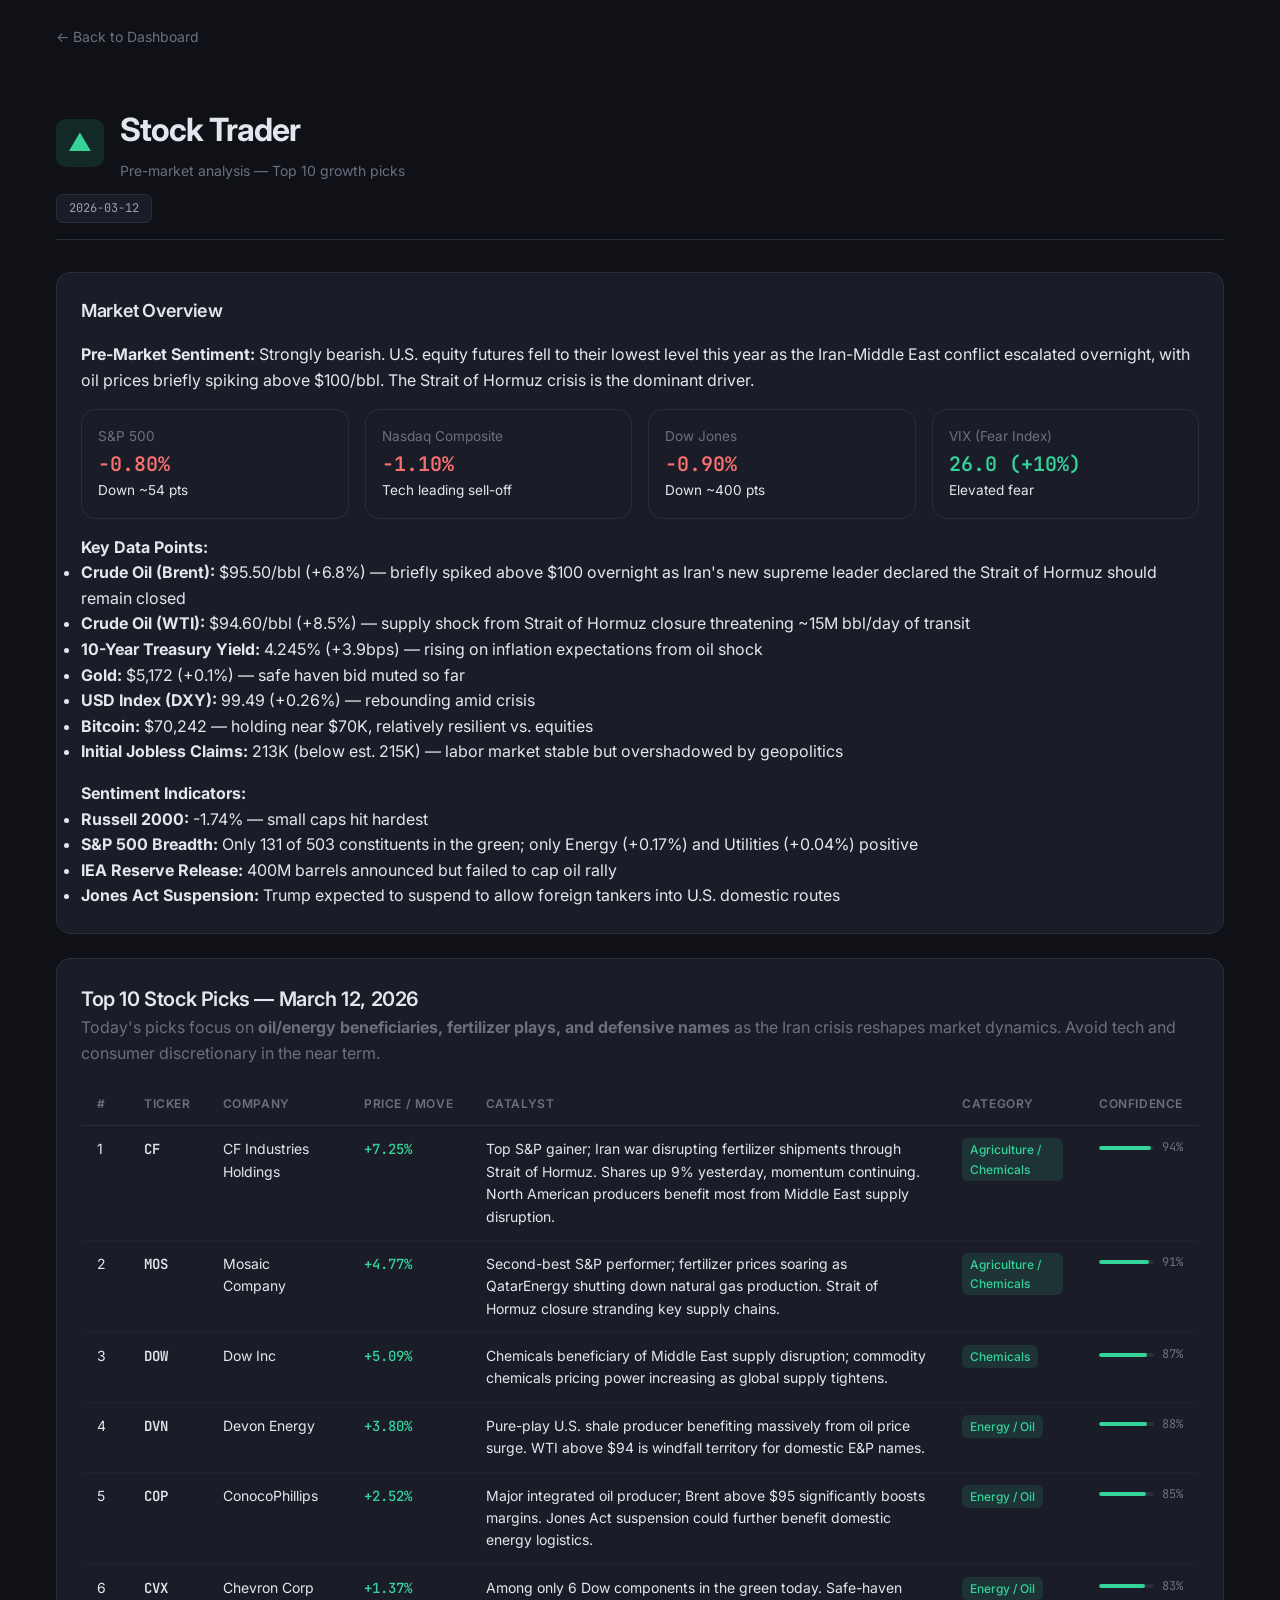
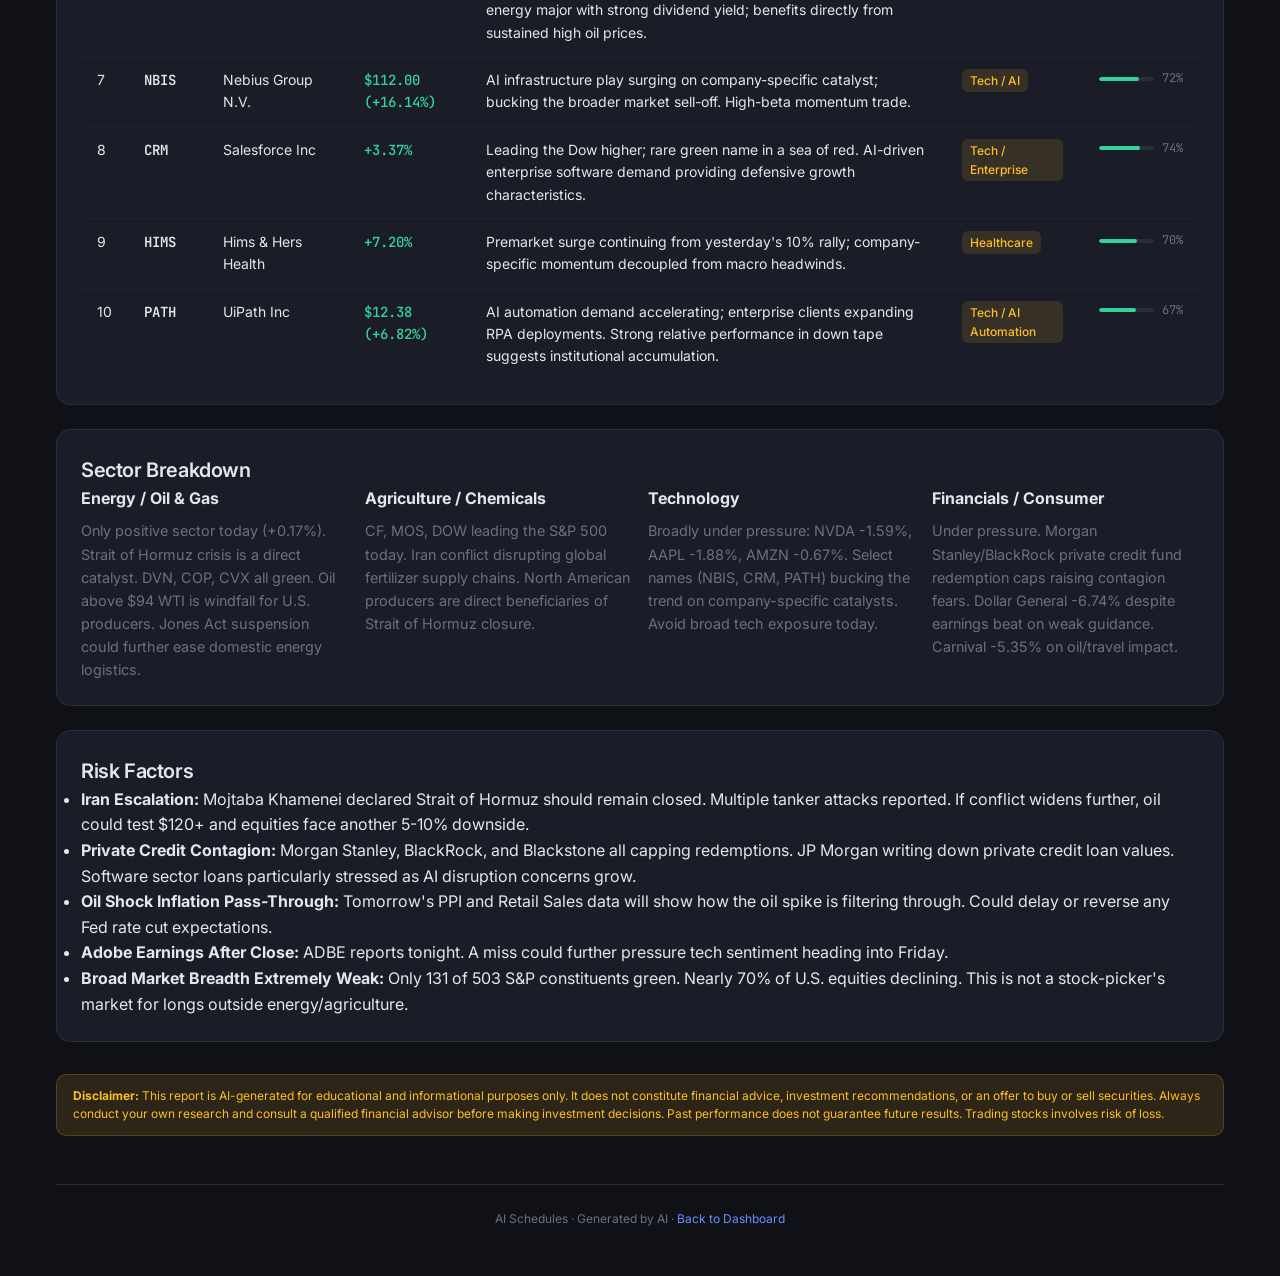
<file: output/stock-trader/2026-03-12.html>
<!DOCTYPE html>
<html lang="en">
<head>
  <meta charset="UTF-8">
  <meta name="viewport" content="width=device-width, initial-scale=1.0">
  <title>Stock Trader — 2026-03-12</title>
  <link rel="preconnect" href="https://fonts.googleapis.com">
  <link rel="preconnect" href="https://fonts.gstatic.com" crossorigin>
  <link href="https://fonts.googleapis.com/css2?family=Inter:wght@400;500;600;700&family=JetBrains+Mono:wght@400;500;600&display=swap" rel="stylesheet">
  <link rel="stylesheet" href="../../shared/css/style.css">
</head>
<body>
  <div class="container container--wide">
    <a href="../../index.html" class="nav-back">&larr; Back to Dashboard</a>
    <header class="site-header">
      <div style="display:flex;align-items:center;gap:var(--space-4)">
        <div class="card__icon card__icon--stock" style="width:48px;height:48px;font-size:1.5rem;">&#9650;</div>
        <div>
          <h1 class="site-header__title">Stock Trader</h1>
          <p class="site-header__subtitle">Pre-market analysis — Top 10 growth picks</p>
        </div>
      </div>
      <div class="site-header__date">2026-03-12</div>
    </header>

    <section class="card mt-6">
      <h2 class="card__title section-title">Market Overview</h2>
      <div class="card__body">
        <p><strong>Pre-Market Sentiment:</strong> Strongly bearish. U.S. equity futures fell to their lowest level this year as the Iran-Middle East conflict escalated overnight, with oil prices briefly spiking above $100/bbl. The Strait of Hormuz crisis is the dominant driver.</p>
        <div style="display:grid;grid-template-columns:repeat(auto-fit,minmax(220px,1fr));gap:var(--space-4);margin-top:var(--space-4);">
          <div class="card" style="padding:var(--space-4);">
            <div class="text-muted" style="font-size:0.85rem;">S&amp;P 500</div>
            <div class="stock-change--down" style="font-size:1.25rem;font-weight:600;">-0.80%</div>
            <div style="font-size:0.85rem;">Down ~54 pts</div>
          </div>
          <div class="card" style="padding:var(--space-4);">
            <div class="text-muted" style="font-size:0.85rem;">Nasdaq Composite</div>
            <div class="stock-change--down" style="font-size:1.25rem;font-weight:600;">-1.10%</div>
            <div style="font-size:0.85rem;">Tech leading sell-off</div>
          </div>
          <div class="card" style="padding:var(--space-4);">
            <div class="text-muted" style="font-size:0.85rem;">Dow Jones</div>
            <div class="stock-change--down" style="font-size:1.25rem;font-weight:600;">-0.90%</div>
            <div style="font-size:0.85rem;">Down ~400 pts</div>
          </div>
          <div class="card" style="padding:var(--space-4);">
            <div class="text-muted" style="font-size:0.85rem;">VIX (Fear Index)</div>
            <div class="stock-change--up" style="font-size:1.25rem;font-weight:600;">26.0 (+10%)</div>
            <div style="font-size:0.85rem;">Elevated fear</div>
          </div>
        </div>
        <div style="margin-top:var(--space-4);">
          <p><strong>Key Data Points:</strong></p>
          <ul>
            <li><strong>Crude Oil (Brent):</strong> $95.50/bbl (+6.8%) — briefly spiked above $100 overnight as Iran's new supreme leader declared the Strait of Hormuz should remain closed</li>
            <li><strong>Crude Oil (WTI):</strong> $94.60/bbl (+8.5%) — supply shock from Strait of Hormuz closure threatening ~15M bbl/day of transit</li>
            <li><strong>10-Year Treasury Yield:</strong> 4.245% (+3.9bps) — rising on inflation expectations from oil shock</li>
            <li><strong>Gold:</strong> $5,172 (+0.1%) — safe haven bid muted so far</li>
            <li><strong>USD Index (DXY):</strong> 99.49 (+0.26%) — rebounding amid crisis</li>
            <li><strong>Bitcoin:</strong> $70,242 — holding near $70K, relatively resilient vs. equities</li>
            <li><strong>Initial Jobless Claims:</strong> 213K (below est. 215K) — labor market stable but overshadowed by geopolitics</li>
          </ul>
        </div>
        <div style="margin-top:var(--space-4);">
          <p><strong>Sentiment Indicators:</strong></p>
          <ul>
            <li><strong>Russell 2000:</strong> -1.74% — small caps hit hardest</li>
            <li><strong>S&amp;P 500 Breadth:</strong> Only 131 of 503 constituents in the green; only Energy (+0.17%) and Utilities (+0.04%) positive</li>
            <li><strong>IEA Reserve Release:</strong> 400M barrels announced but failed to cap oil rally</li>
            <li><strong>Jones Act Suspension:</strong> Trump expected to suspend to allow foreign tankers into U.S. domestic routes</li>
          </ul>
        </div>
      </div>
    </section>

    <section class="card mt-6">
      <h2 class="card__title">Top 10 Stock Picks — March 12, 2026</h2>
      <div class="card__body" style="overflow-x:auto;">
        <p class="text-muted" style="margin-bottom:var(--space-4);">Today's picks focus on <strong>oil/energy beneficiaries, fertilizer plays, and defensive names</strong> as the Iran crisis reshapes market dynamics. Avoid tech and consumer discretionary in the near term.</p>
        <table class="stock-table">
          <thead>
            <tr>
              <th>#</th>
              <th>Ticker</th>
              <th>Company</th>
              <th>Price / Move</th>
              <th>Catalyst</th>
              <th>Category</th>
              <th>Confidence</th>
            </tr>
          </thead>
          <tbody>
            <tr>
              <td>1</td>
              <td><span class="stock-symbol">CF</span></td>
              <td>CF Industries Holdings</td>
              <td><span class="stock-change--up">+7.25%</span></td>
              <td>Top S&amp;P gainer; Iran war disrupting fertilizer shipments through Strait of Hormuz. Shares up 9% yesterday, momentum continuing. North American producers benefit most from Middle East supply disruption.</td>
              <td><span class="tag tag--green">Agriculture / Chemicals</span></td>
              <td>
                <div class="confidence">
                  <div class="confidence__bar"><div class="confidence__fill" style="width:94%"></div></div>
                  <span class="confidence__label">94%</span>
                </div>
              </td>
            </tr>
            <tr>
              <td>2</td>
              <td><span class="stock-symbol">MOS</span></td>
              <td>Mosaic Company</td>
              <td><span class="stock-change--up">+4.77%</span></td>
              <td>Second-best S&amp;P performer; fertilizer prices soaring as QatarEnergy shutting down natural gas production. Strait of Hormuz closure stranding key supply chains.</td>
              <td><span class="tag tag--green">Agriculture / Chemicals</span></td>
              <td>
                <div class="confidence">
                  <div class="confidence__bar"><div class="confidence__fill" style="width:91%"></div></div>
                  <span class="confidence__label">91%</span>
                </div>
              </td>
            </tr>
            <tr>
              <td>3</td>
              <td><span class="stock-symbol">DOW</span></td>
              <td>Dow Inc</td>
              <td><span class="stock-change--up">+5.09%</span></td>
              <td>Chemicals beneficiary of Middle East supply disruption; commodity chemicals pricing power increasing as global supply tightens.</td>
              <td><span class="tag tag--green">Chemicals</span></td>
              <td>
                <div class="confidence">
                  <div class="confidence__bar"><div class="confidence__fill" style="width:87%"></div></div>
                  <span class="confidence__label">87%</span>
                </div>
              </td>
            </tr>
            <tr>
              <td>4</td>
              <td><span class="stock-symbol">DVN</span></td>
              <td>Devon Energy</td>
              <td><span class="stock-change--up">+3.80%</span></td>
              <td>Pure-play U.S. shale producer benefiting massively from oil price surge. WTI above $94 is windfall territory for domestic E&amp;P names.</td>
              <td><span class="tag tag--green">Energy / Oil</span></td>
              <td>
                <div class="confidence">
                  <div class="confidence__bar"><div class="confidence__fill" style="width:88%"></div></div>
                  <span class="confidence__label">88%</span>
                </div>
              </td>
            </tr>
            <tr>
              <td>5</td>
              <td><span class="stock-symbol">COP</span></td>
              <td>ConocoPhillips</td>
              <td><span class="stock-change--up">+2.52%</span></td>
              <td>Major integrated oil producer; Brent above $95 significantly boosts margins. Jones Act suspension could further benefit domestic energy logistics.</td>
              <td><span class="tag tag--green">Energy / Oil</span></td>
              <td>
                <div class="confidence">
                  <div class="confidence__bar"><div class="confidence__fill" style="width:85%"></div></div>
                  <span class="confidence__label">85%</span>
                </div>
              </td>
            </tr>
            <tr>
              <td>6</td>
              <td><span class="stock-symbol">CVX</span></td>
              <td>Chevron Corp</td>
              <td><span class="stock-change--up">+1.37%</span></td>
              <td>Among only 6 Dow components in the green today. Safe-haven energy major with strong dividend yield; benefits directly from sustained high oil prices.</td>
              <td><span class="tag tag--green">Energy / Oil</span></td>
              <td>
                <div class="confidence">
                  <div class="confidence__bar"><div class="confidence__fill" style="width:83%"></div></div>
                  <span class="confidence__label">83%</span>
                </div>
              </td>
            </tr>
            <tr>
              <td>7</td>
              <td><span class="stock-symbol">NBIS</span></td>
              <td>Nebius Group N.V.</td>
              <td><span class="stock-change--up">$112.00 (+16.14%)</span></td>
              <td>AI infrastructure play surging on company-specific catalyst; bucking the broader market sell-off. High-beta momentum trade.</td>
              <td><span class="tag tag--yellow">Tech / AI</span></td>
              <td>
                <div class="confidence">
                  <div class="confidence__bar"><div class="confidence__fill" style="width:72%"></div></div>
                  <span class="confidence__label">72%</span>
                </div>
              </td>
            </tr>
            <tr>
              <td>8</td>
              <td><span class="stock-symbol">CRM</span></td>
              <td>Salesforce Inc</td>
              <td><span class="stock-change--up">+3.37%</span></td>
              <td>Leading the Dow higher; rare green name in a sea of red. AI-driven enterprise software demand providing defensive growth characteristics.</td>
              <td><span class="tag tag--yellow">Tech / Enterprise</span></td>
              <td>
                <div class="confidence">
                  <div class="confidence__bar"><div class="confidence__fill" style="width:74%"></div></div>
                  <span class="confidence__label">74%</span>
                </div>
              </td>
            </tr>
            <tr>
              <td>9</td>
              <td><span class="stock-symbol">HIMS</span></td>
              <td>Hims &amp; Hers Health</td>
              <td><span class="stock-change--up">+7.20%</span></td>
              <td>Premarket surge continuing from yesterday's 10% rally; company-specific momentum decoupled from macro headwinds.</td>
              <td><span class="tag tag--yellow">Healthcare</span></td>
              <td>
                <div class="confidence">
                  <div class="confidence__bar"><div class="confidence__fill" style="width:70%"></div></div>
                  <span class="confidence__label">70%</span>
                </div>
              </td>
            </tr>
            <tr>
              <td>10</td>
              <td><span class="stock-symbol">PATH</span></td>
              <td>UiPath Inc</td>
              <td><span class="stock-change--up">$12.38 (+6.82%)</span></td>
              <td>AI automation demand accelerating; enterprise clients expanding RPA deployments. Strong relative performance in down tape suggests institutional accumulation.</td>
              <td><span class="tag tag--yellow">Tech / AI Automation</span></td>
              <td>
                <div class="confidence">
                  <div class="confidence__bar"><div class="confidence__fill" style="width:67%"></div></div>
                  <span class="confidence__label">67%</span>
                </div>
              </td>
            </tr>
          </tbody>
        </table>
      </div>
    </section>

    <section class="card mt-6">
      <h2 class="card__title">Sector Breakdown</h2>
      <div class="card__body">
        <div style="display:grid;grid-template-columns:repeat(auto-fit,minmax(200px,1fr));gap:var(--space-4);">
          <div>
            <h3 style="font-size:1rem;margin-bottom:var(--space-2);">Energy / Oil &amp; Gas</h3>
            <p class="text-muted" style="font-size:0.9rem;">Only positive sector today (+0.17%). Strait of Hormuz crisis is a direct catalyst. DVN, COP, CVX all green. Oil above $94 WTI is windfall for U.S. producers. Jones Act suspension could further ease domestic energy logistics.</p>
          </div>
          <div>
            <h3 style="font-size:1rem;margin-bottom:var(--space-2);">Agriculture / Chemicals</h3>
            <p class="text-muted" style="font-size:0.9rem;">CF, MOS, DOW leading the S&amp;P 500 today. Iran conflict disrupting global fertilizer supply chains. North American producers are direct beneficiaries of Strait of Hormuz closure.</p>
          </div>
          <div>
            <h3 style="font-size:1rem;margin-bottom:var(--space-2);">Technology</h3>
            <p class="text-muted" style="font-size:0.9rem;">Broadly under pressure: NVDA -1.59%, AAPL -1.88%, AMZN -0.67%. Select names (NBIS, CRM, PATH) bucking the trend on company-specific catalysts. Avoid broad tech exposure today.</p>
          </div>
          <div>
            <h3 style="font-size:1rem;margin-bottom:var(--space-2);">Financials / Consumer</h3>
            <p class="text-muted" style="font-size:0.9rem;">Under pressure. Morgan Stanley/BlackRock private credit fund redemption caps raising contagion fears. Dollar General -6.74% despite earnings beat on weak guidance. Carnival -5.35% on oil/travel impact.</p>
          </div>
        </div>
      </div>
    </section>

    <section class="card mt-6">
      <h2 class="card__title">Risk Factors</h2>
      <div class="card__body">
        <ul>
          <li><strong>Iran Escalation:</strong> Mojtaba Khamenei declared Strait of Hormuz should remain closed. Multiple tanker attacks reported. If conflict widens further, oil could test $120+ and equities face another 5-10% downside.</li>
          <li><strong>Private Credit Contagion:</strong> Morgan Stanley, BlackRock, and Blackstone all capping redemptions. JP Morgan writing down private credit loan values. Software sector loans particularly stressed as AI disruption concerns grow.</li>
          <li><strong>Oil Shock Inflation Pass-Through:</strong> Tomorrow's PPI and Retail Sales data will show how the oil spike is filtering through. Could delay or reverse any Fed rate cut expectations.</li>
          <li><strong>Adobe Earnings After Close:</strong> ADBE reports tonight. A miss could further pressure tech sentiment heading into Friday.</li>
          <li><strong>Broad Market Breadth Extremely Weak:</strong> Only 131 of 503 S&amp;P constituents green. Nearly 70% of U.S. equities declining. This is not a stock-picker's market for longs outside energy/agriculture.</li>
        </ul>
      </div>
    </section>

    <div class="disclaimer mt-8">
      <strong>Disclaimer:</strong> This report is AI-generated for educational and informational purposes only.
      It does not constitute financial advice, investment recommendations, or an offer to buy or sell securities.
      Always conduct your own research and consult a qualified financial advisor before making investment decisions.
      Past performance does not guarantee future results. Trading stocks involves risk of loss.
    </div>
    <footer class="site-footer">
      AI Schedules &middot; Generated by AI &middot; <a href="../../index.html">Back to Dashboard</a>
    </footer>
  </div>
</body>
</html>
</file>
<file: shared/css/style.css>
/* ============================================
   AI Schedules — Design System
   ============================================ */

:root {
  /* Colors */
  --color-bg: #0f1117;
  --color-surface: #1a1d27;
  --color-surface-hover: #222632;
  --color-border: #2a2e3a;
  --color-border-subtle: #1f2330;
  --color-text: #e4e6ed;
  --color-text-secondary: #9ca0ad;
  --color-text-muted: #6b7080;
  --color-accent: #6c8cff;
  --color-accent-dim: rgba(108, 140, 255, 0.12);
  --color-accent-hover: #8aa4ff;
  --color-success: #34d399;
  --color-success-dim: rgba(52, 211, 153, 0.12);
  --color-warning: #fbbf24;
  --color-warning-dim: rgba(251, 191, 36, 0.12);
  --color-danger: #f87171;
  --color-danger-dim: rgba(248, 113, 113, 0.12);

  /* Typography */
  --font-sans: 'Inter', -apple-system, BlinkMacSystemFont, 'Segoe UI', sans-serif;
  --font-mono: 'JetBrains Mono', 'Fira Code', monospace;
  --text-xs: 0.75rem;
  --text-sm: 0.875rem;
  --text-base: 1rem;
  --text-lg: 1.125rem;
  --text-xl: 1.25rem;
  --text-2xl: 1.5rem;
  --text-3xl: 2rem;

  /* Spacing */
  --space-1: 0.25rem;
  --space-2: 0.5rem;
  --space-3: 0.75rem;
  --space-4: 1rem;
  --space-5: 1.25rem;
  --space-6: 1.5rem;
  --space-8: 2rem;
  --space-10: 2.5rem;
  --space-12: 3rem;

  /* Radius */
  --radius-sm: 6px;
  --radius-md: 10px;
  --radius-lg: 14px;
  --radius-xl: 20px;

  /* Shadows */
  --shadow-sm: 0 1px 3px rgba(0, 0, 0, 0.3);
  --shadow-md: 0 4px 12px rgba(0, 0, 0, 0.4);
  --shadow-lg: 0 8px 30px rgba(0, 0, 0, 0.5);
}

/* ---- Reset & Base ---- */
*, *::before, *::after {
  box-sizing: border-box;
  margin: 0;
  padding: 0;
}

html {
  font-size: 16px;
  -webkit-font-smoothing: antialiased;
  -moz-osx-font-smoothing: grayscale;
}

body {
  font-family: var(--font-sans);
  background: var(--color-bg);
  color: var(--color-text);
  line-height: 1.6;
  min-height: 100vh;
}

a {
  color: var(--color-accent);
  text-decoration: none;
  transition: color 0.2s;
}

a:hover {
  color: var(--color-accent-hover);
}

/* ---- Layout ---- */
.container {
  max-width: 960px;
  margin: 0 auto;
  padding: var(--space-6) var(--space-4);
}

.container--wide {
  max-width: 1200px;
}

/* ---- Header ---- */
.site-header {
  padding: var(--space-8) 0 var(--space-4);
  border-bottom: 1px solid var(--color-border);
  margin-bottom: var(--space-8);
}

.site-header__title {
  font-size: var(--text-3xl);
  font-weight: 700;
  letter-spacing: -0.03em;
  color: var(--color-text);
}

.site-header__subtitle {
  font-size: var(--text-sm);
  color: var(--color-text-muted);
  margin-top: var(--space-1);
  font-weight: 400;
}

.site-header__date {
  display: inline-flex;
  align-items: center;
  gap: var(--space-2);
  margin-top: var(--space-3);
  padding: var(--space-1) var(--space-3);
  background: var(--color-surface);
  border: 1px solid var(--color-border);
  border-radius: var(--radius-sm);
  font-size: var(--text-xs);
  color: var(--color-text-secondary);
  font-family: var(--font-mono);
}

/* ---- Cards ---- */
.card {
  background: var(--color-surface);
  border: 1px solid var(--color-border);
  border-radius: var(--radius-lg);
  padding: var(--space-6);
  transition: border-color 0.2s, box-shadow 0.2s;
}

.card:hover {
  border-color: var(--color-accent);
  box-shadow: var(--shadow-md), 0 0 0 1px var(--color-accent-dim);
}

.card__header {
  display: flex;
  align-items: flex-start;
  gap: var(--space-4);
  margin-bottom: var(--space-4);
}

.card__icon {
  width: 44px;
  height: 44px;
  border-radius: var(--radius-md);
  display: flex;
  align-items: center;
  justify-content: center;
  font-size: 1.25rem;
  flex-shrink: 0;
}

.card__icon--ai {
  background: var(--color-accent-dim);
  color: var(--color-accent);
}

.card__icon--stock {
  background: var(--color-success-dim);
  color: var(--color-success);
}

.card__icon--news {
  background: var(--color-warning-dim);
  color: var(--color-warning);
}

.card__title {
  font-size: var(--text-xl);
  font-weight: 600;
  letter-spacing: -0.02em;
}

.card__desc {
  font-size: var(--text-sm);
  color: var(--color-text-secondary);
  margin-top: var(--space-1);
}

.card-grid {
  display: grid;
  grid-template-columns: 1fr;
  gap: var(--space-4);
}

@media (min-width: 640px) {
  .card-grid {
    grid-template-columns: repeat(2, 1fr);
  }
}

/* ---- Badge / Status ---- */
.badge {
  display: inline-flex;
  align-items: center;
  gap: var(--space-1);
  padding: var(--space-1) var(--space-2);
  border-radius: var(--radius-sm);
  font-size: var(--text-xs);
  font-weight: 500;
  font-family: var(--font-mono);
}

.badge--success {
  background: var(--color-success-dim);
  color: var(--color-success);
}

.badge--warning {
  background: var(--color-warning-dim);
  color: var(--color-warning);
}

.badge--pending {
  background: var(--color-accent-dim);
  color: var(--color-accent);
}

.badge__dot {
  width: 6px;
  height: 6px;
  border-radius: 50%;
  background: currentColor;
}

/* ---- Section headers ---- */
.section-title {
  font-size: var(--text-lg);
  font-weight: 600;
  color: var(--color-text);
  margin-bottom: var(--space-4);
  display: flex;
  align-items: center;
  gap: var(--space-2);
}

.section-title__icon {
  font-size: var(--text-base);
}

/* ---- Lists for content ---- */
.content-list {
  list-style: none;
  display: flex;
  flex-direction: column;
  gap: var(--space-3);
}

.content-item {
  background: var(--color-surface);
  border: 1px solid var(--color-border);
  border-radius: var(--radius-md);
  padding: var(--space-4) var(--space-5);
  transition: border-color 0.15s;
}

.content-item:hover {
  border-color: var(--color-border);
  background: var(--color-surface-hover);
}

.content-item__number {
  font-family: var(--font-mono);
  font-size: var(--text-xs);
  color: var(--color-text-muted);
  margin-bottom: var(--space-1);
}

.content-item__title {
  font-size: var(--text-base);
  font-weight: 600;
  margin-bottom: var(--space-1);
}

.content-item__meta {
  font-size: var(--text-xs);
  color: var(--color-text-muted);
  font-family: var(--font-mono);
}

.content-item__body {
  font-size: var(--text-sm);
  color: var(--color-text-secondary);
  line-height: 1.7;
  margin-top: var(--space-2);
}

/* ---- Tags ---- */
.tag {
  display: inline-block;
  padding: 2px var(--space-2);
  border-radius: var(--radius-sm);
  font-size: var(--text-xs);
  font-weight: 500;
  background: var(--color-accent-dim);
  color: var(--color-accent);
  margin-right: var(--space-1);
  margin-bottom: var(--space-1);
}

.tag--green {
  background: var(--color-success-dim);
  color: var(--color-success);
}

.tag--yellow {
  background: var(--color-warning-dim);
  color: var(--color-warning);
}

.tag--red {
  background: var(--color-danger-dim);
  color: var(--color-danger);
}

/* ---- Stock-specific ---- */
.stock-table {
  width: 100%;
  border-collapse: collapse;
  font-size: var(--text-sm);
}

.stock-table th {
  text-align: left;
  padding: var(--space-3) var(--space-4);
  font-size: var(--text-xs);
  font-weight: 600;
  text-transform: uppercase;
  letter-spacing: 0.05em;
  color: var(--color-text-muted);
  border-bottom: 1px solid var(--color-border);
}

.stock-table td {
  padding: var(--space-3) var(--space-4);
  border-bottom: 1px solid var(--color-border-subtle);
  vertical-align: top;
}

.stock-table tr:last-child td {
  border-bottom: none;
}

.stock-table tr:hover td {
  background: var(--color-surface-hover);
}

.stock-symbol {
  font-family: var(--font-mono);
  font-weight: 600;
  color: var(--color-text);
}

.stock-change--up {
  color: var(--color-success);
  font-family: var(--font-mono);
  font-weight: 500;
}

.stock-change--down {
  color: var(--color-danger);
  font-family: var(--font-mono);
  font-weight: 500;
}

/* ---- Price metadata (timestamp & source) ---- */
.price-meta {
  display: inline-block;
  font-family: var(--font-mono);
  font-size: var(--text-xs);
  color: var(--color-text-muted);
  margin-left: var(--space-2);
  opacity: 0.7;
}

.price-meta::before {
  content: '\23F1 ';
}

/* ---- Confidence meter ---- */
.confidence {
  display: flex;
  align-items: center;
  gap: var(--space-2);
}

.confidence__bar {
  flex: 1;
  height: 4px;
  background: var(--color-border);
  border-radius: 2px;
  overflow: hidden;
  max-width: 60px;
}

.confidence__fill {
  height: 100%;
  border-radius: 2px;
  background: var(--color-success);
}

.confidence__label {
  font-family: var(--font-mono);
  font-size: var(--text-xs);
  color: var(--color-text-muted);
}

/* ---- Footer ---- */
.site-footer {
  margin-top: var(--space-12);
  padding: var(--space-6) 0;
  border-top: 1px solid var(--color-border);
  font-size: var(--text-xs);
  color: var(--color-text-muted);
  text-align: center;
}

/* ---- Utilities ---- */
.mt-2 { margin-top: var(--space-2); }
.mt-4 { margin-top: var(--space-4); }
.mt-6 { margin-top: var(--space-6); }
.mt-8 { margin-top: var(--space-8); }
.mb-2 { margin-bottom: var(--space-2); }
.mb-4 { margin-bottom: var(--space-4); }
.text-muted { color: var(--color-text-muted); }
.text-secondary { color: var(--color-text-secondary); }
.text-mono { font-family: var(--font-mono); }
.text-sm { font-size: var(--text-sm); }
.text-xs { font-size: var(--text-xs); }
.flex { display: flex; }
.items-center { align-items: center; }
.gap-2 { gap: var(--space-2); }
.gap-4 { gap: var(--space-4); }

/* ---- Responsive ---- */
@media (max-width: 639px) {
  .container {
    padding: var(--space-4) var(--space-3);
  }
  .site-header__title {
    font-size: var(--text-2xl);
  }
  .card {
    padding: var(--space-4);
  }
  .stock-table {
    font-size: var(--text-xs);
  }
  .stock-table th,
  .stock-table td {
    padding: var(--space-2) var(--space-3);
  }
}

/* ---- Disclaimer ---- */
.disclaimer {
  padding: var(--space-3) var(--space-4);
  background: var(--color-warning-dim);
  border: 1px solid rgba(251, 191, 36, 0.2);
  border-radius: var(--radius-md);
  font-size: var(--text-xs);
  color: var(--color-warning);
  line-height: 1.5;
}

/* ---- Navigation between pages ---- */
.nav-back {
  display: inline-flex;
  align-items: center;
  gap: var(--space-2);
  font-size: var(--text-sm);
  color: var(--color-text-muted);
  margin-bottom: var(--space-6);
  transition: color 0.2s;
}

.nav-back:hover {
  color: var(--color-accent);
}

/* ---- Empty state ---- */
.empty-state {
  text-align: center;
  padding: var(--space-12) var(--space-4);
  color: var(--color-text-muted);
}

.empty-state__icon {
  font-size: 2.5rem;
  margin-bottom: var(--space-4);
}

.empty-state__text {
  font-size: var(--text-sm);
}
</file>
